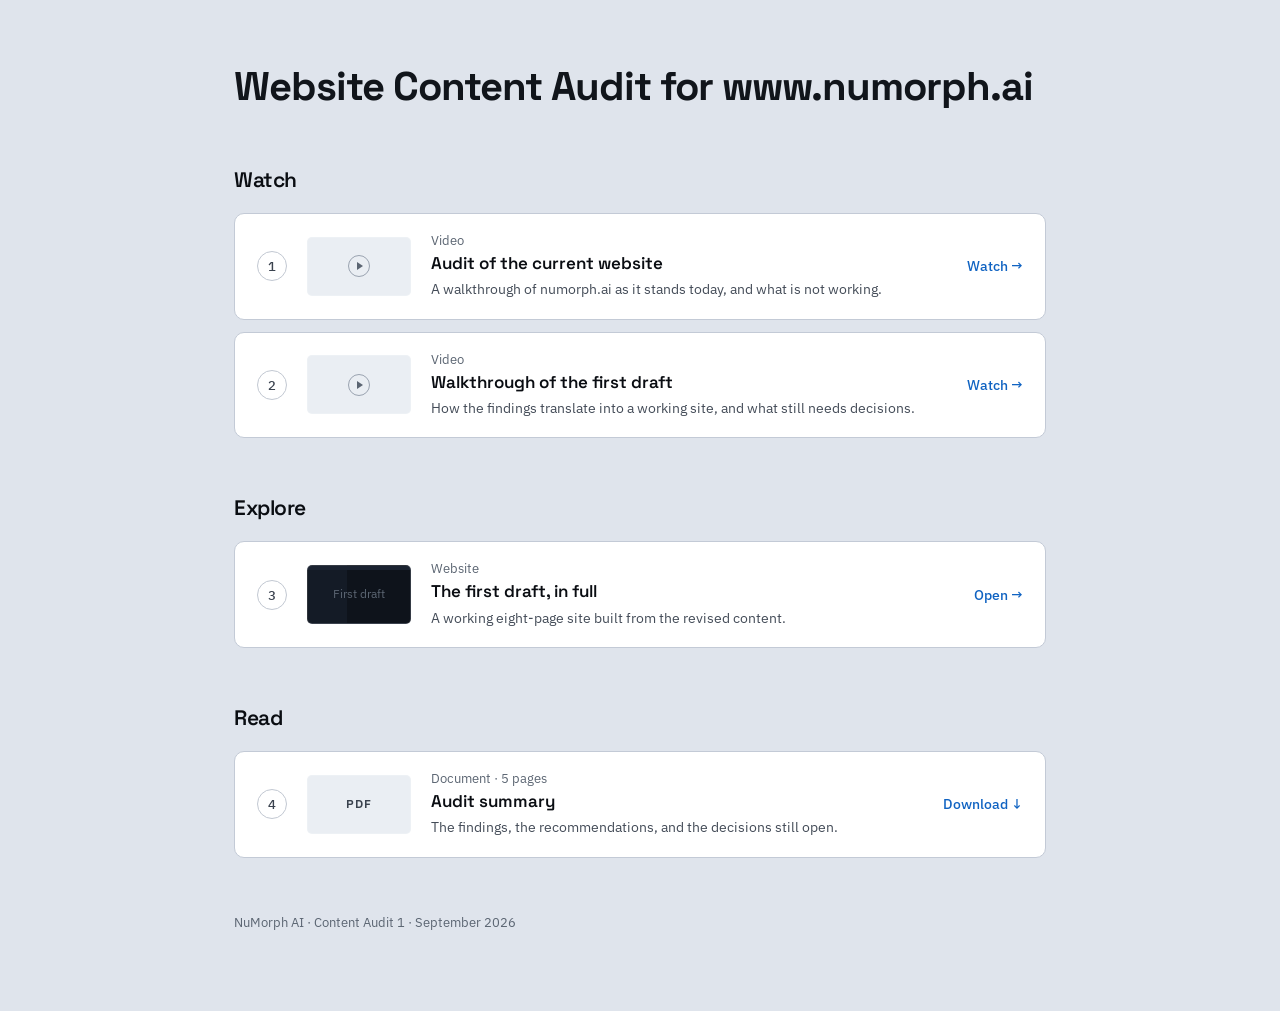
<file: index.html>
<!doctype html>
<html lang="en">
  <head>
    <meta charset="utf-8" />
    <meta name="viewport" content="width=device-width, initial-scale=1" />
    <title>Content Audit | NuMorph AI</title>
    <meta name="robots" content="noindex" />
    <link rel="preconnect" href="https://fonts.googleapis.com" />
    <link rel="preconnect" href="https://fonts.gstatic.com" crossorigin />
    <link
      href="https://fonts.googleapis.com/css2?family=Space+Grotesk:wght@400;500;600;700&family=IBM+Plex+Sans:wght@400;500;600&family=IBM+Plex+Mono:wght@400;500&display=swap"
      rel="stylesheet"
    />
    <style>
      * {
        box-sizing: border-box;
      }
      body {
        margin: 0;
        background: #dfe4ec;
        color: #11151b;
        font-family: "IBM Plex Sans", system-ui, sans-serif;
        -webkit-font-smoothing: antialiased;
      }
      a {
        color: #1063c2;
        text-decoration: none;
      }
      a:hover {
        color: #0b4a92;
      }
      .wrap {
        max-width: 860px;
        margin: 0 auto;
        padding: 0 24px;
      }

      /* --- masthead --- */
      header {
        padding: 64px 0 0;
      }
h1 {
        font-family: "Space Grotesk", sans-serif;
        font-weight: 700;
        font-size: 40px;
        line-height: 1.15;
        letter-spacing: -0.025em;
        margin: 0 0 22px;
      }
/* --- steps --- */
      .steps-head {
        color: #0a0d12;
        margin-top: 46px;
        margin: 56px 0 20px;
        font-family: "Space Grotesk", sans-serif;
        font-size: 21px;
        font-weight: 600;
        letter-spacing: -0.02em;
        color: #0a0d12;
      }
      ol.steps {
        list-style: none;
        margin: 0;
        padding: 0;
        display: flex;
        flex-direction: column;
        gap: 12px;
      }

      .step {
        display: flex;
        align-items: center;
        gap: 20px;
        padding: 18px 22px;
        border: 1px solid #c3cad6;
        border-radius: 10px;
        background: #ffffff;
      }
      .step-n {
        flex: none;
        width: 30px;
        height: 30px;
        border-radius: 50%;
        display: flex;
        align-items: center;
        justify-content: center;
        font-family: "IBM Plex Mono", monospace;
        font-size: 12.5px;
        font-weight: 500;
        color: #3a424e;
        border: 1px solid #c2c8d2;
      }
      /* small preview: deliberately compact so all 5 steps fit on screen */
      .thumb {
        flex: none;
        width: 104px;
        height: 59px;
        border-radius: 5px;
        display: flex;
        align-items: center;
        justify-content: center;
        border: 1px solid rgba(255, 255, 255, 0.14);
        background: #eaeef3;
        font-size: 12px;
        color: #5b6572;
        text-align: center;
        line-height: 1.4;
      }
      .thumb.doc{font-size:12px;letter-spacing:.06em;color:#3a424e;font-weight:600}
      .thumb.site {
        background:
          linear-gradient(#1b2331 0 4px, transparent 4px),
          linear-gradient(90deg, #141b26 0 38%, transparent 38%), #0e131b;
        color: #5b6572;
      }
      .play {
        width: 22px;
        height: 22px;
        border-radius: 50%;
        border: 1px solid #9aa3b0;
        display: flex;
        align-items: center;
        justify-content: center;
      }
      .play::after {
        content: "";
        border-left: 6px solid #5b6572;
        border-top: 4px solid transparent;
        border-bottom: 4px solid transparent;
        margin-left: 2px;
      }
      .step-body {
        flex: 1;
        min-width: 0;
      }
      .step-kind {
        font-size: 12.5px;
        color: #5b6572;
        margin-bottom: 5px;
      }
      .step-title {
        font-family: "Space Grotesk", sans-serif;
        font-weight: 600;
        font-size: 17px;
        color: #0a0d12;
        margin: 0 0 4px;
        line-height: 1.25;
      }
      .step-desc {
        font-size: 14px;
        line-height: 1.6;
        color: #444c58;
        margin: 0;
      }
      .step-act {
        flex: none;
        font-size: 13.5px;
        font-weight: 500;
      }
footer {
        padding: 56px 0 80px;
        font-size: 13px;
        color: #5b6572;
      }

      @media (max-width: 640px) {
        h1 {
          font-size: 28px;
        }
        header {
          padding-top: 44px;
        }
        .step {
          flex-wrap: wrap;
          gap: 14px;
          padding: 16px;
        }
        .thumb {
          width: 84px;
          height: 48px;
        }
        .step-body {
          flex: 1 1 100%;
          order: 3;
        }
        .step-act {
          order: 4;
          flex: 1 1 100%;
        }
      }
    </style>
  </head>
  <body>
    <div class="wrap">
      <header>
        <h1>Website Content Audit for www.numorph.ai</h1>
      </header>

      <h2 class="steps-head sec-watch">Watch</h2>
      <ol class="steps sec-watch">

        <li class="step">
          <div class="step-n">1</div>
          <a class="thumb" href="https://drive.google.com/file/d/1cGCzc5DFo9i76zfkQn5uKLgs6Pryqqf5/view?usp=sharing" target="_blank" rel="noopener" aria-label="Watch the current website audit"><div class="play"></div></a>
          <div class="step-body">
            <div class="step-kind">Video</div>
            <h3 class="step-title">Audit of the current website</h3>
            <p class="step-desc">A walkthrough of numorph.ai as it stands today, and what is not working.</p>
          </div>
          <div class="step-act"><a href="https://drive.google.com/file/d/1cGCzc5DFo9i76zfkQn5uKLgs6Pryqqf5/view?usp=sharing" target="_blank" rel="noopener">Watch &#8594;</a></div>
        </li>

        <li class="step">
          <div class="step-n">2</div>
          <a class="thumb" href="https://drive.google.com/file/d/1--B-t6ZW3kFTXKB_fKJuhfUiwxpDN6BX/view?usp=sharing" target="_blank" rel="noopener" aria-label="Watch the first draft walkthrough"><div class="play"></div></a>
          <div class="step-body">
            <div class="step-kind">Video</div>
            <h3 class="step-title">Walkthrough of the first draft</h3>
            <p class="step-desc">How the findings translate into a working site, and what still needs decisions.</p>
          </div>
          <div class="step-act"><a href="https://drive.google.com/file/d/1--B-t6ZW3kFTXKB_fKJuhfUiwxpDN6BX/view?usp=sharing" target="_blank" rel="noopener">Watch &#8594;</a></div>
        </li>

      </ol>

      <h2 class="steps-head sec-explore">Explore</h2>
      <ol class="steps sec-explore">

        <li class="step">
          <div class="step-n">3</div>
          <a class="thumb site" href="first-draft/index.html" aria-label="Open the first draft site">First draft</a>
          <div class="step-body">
            <div class="step-kind">Website</div>
            <h3 class="step-title">The first draft, in full</h3>
            <p class="step-desc">A working eight-page site built from the revised content.</p>
          </div>
          <div class="step-act"><a href="first-draft/index.html">Open &#8594;</a></div>
        </li>

      </ol>

      <h2 class="steps-head sec-read">Read</h2>
      <ol class="steps sec-read">

        <li class="step">
          <div class="step-n">4</div>
          <a class="thumb doc" href="assets/numorph-content-audit-summary.pdf" aria-label="Download the audit summary">PDF</a>
          <div class="step-body">
            <div class="step-kind">Document &middot; 5 pages</div>
            <h3 class="step-title">Audit summary</h3>
            <p class="step-desc">The findings, the recommendations, and the decisions still open.</p>
          </div>
          <div class="step-act"><a href="assets/numorph-content-audit-summary.pdf" download>Download &#8595;</a></div>
        </li>

      </ol>

      <footer>NuMorph AI · Content Audit 1 · September 2026</footer>
    </div>
  </body>
</html>
</file>
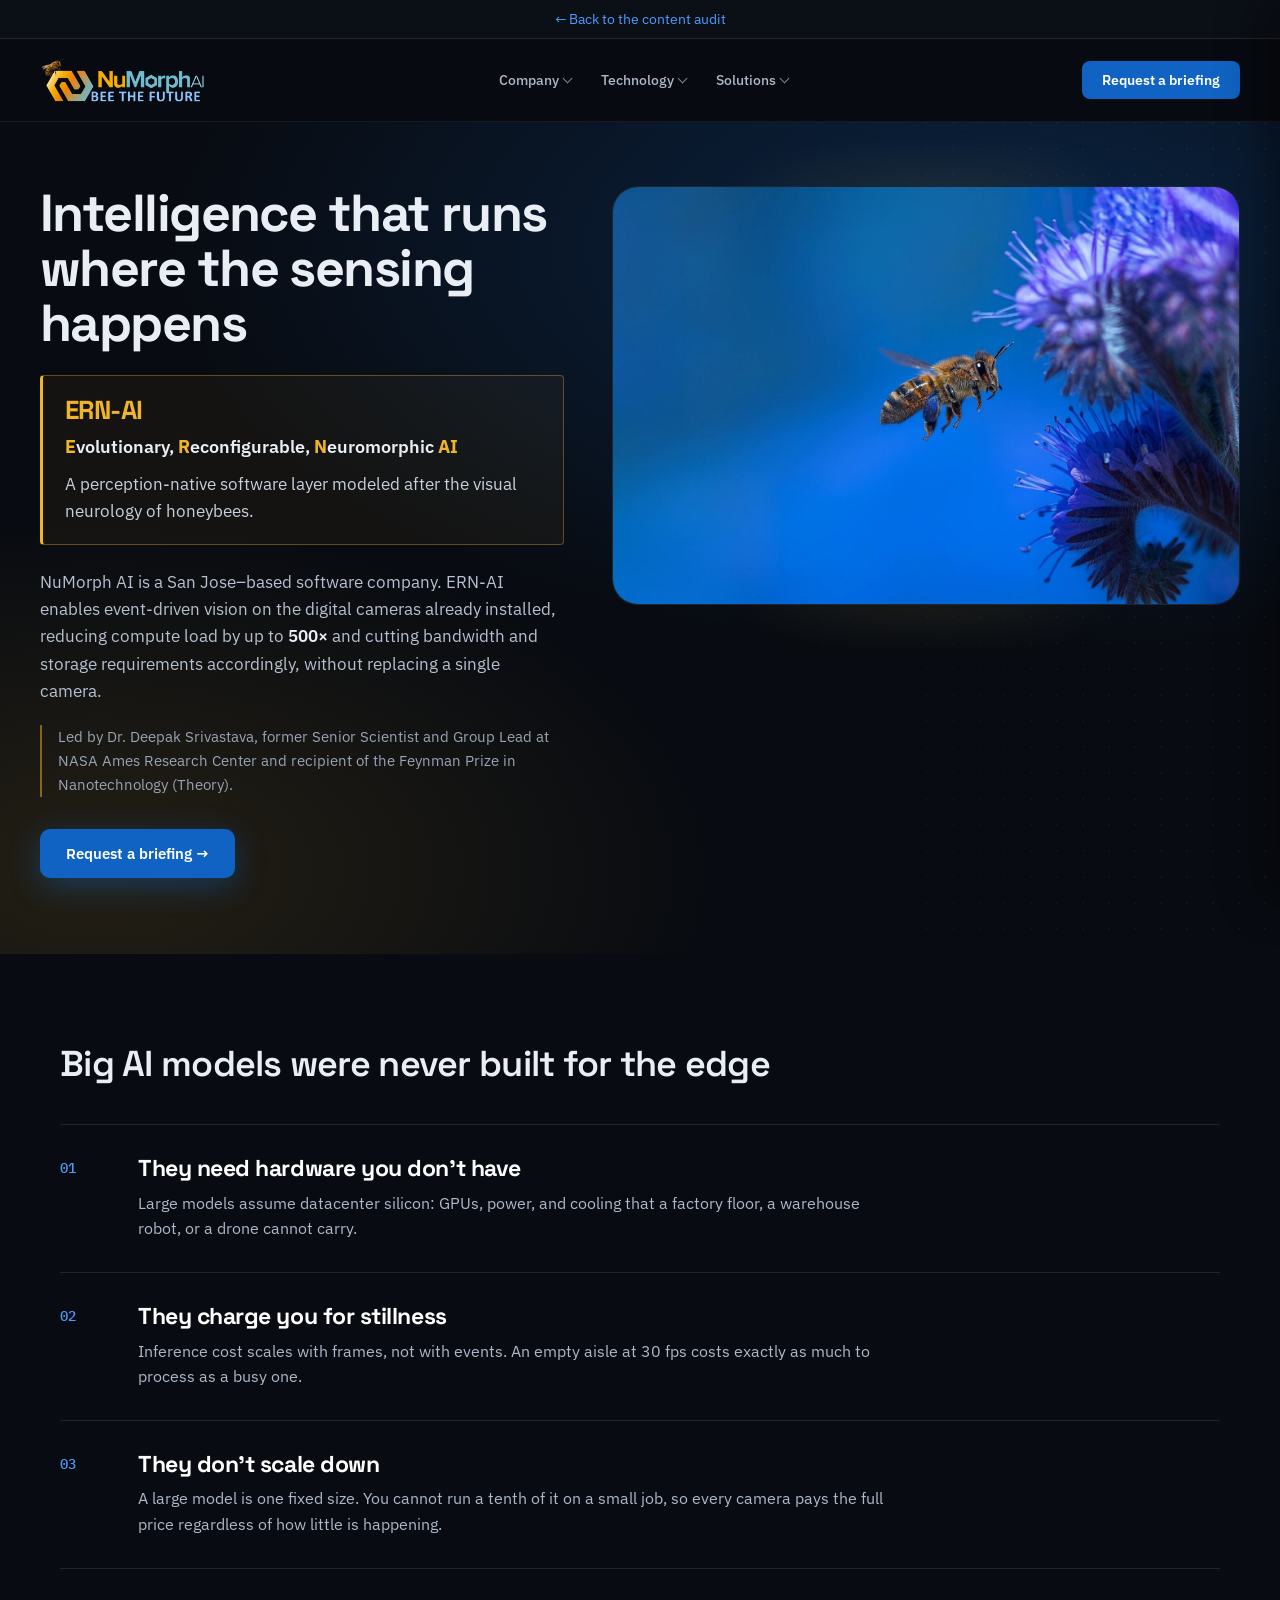
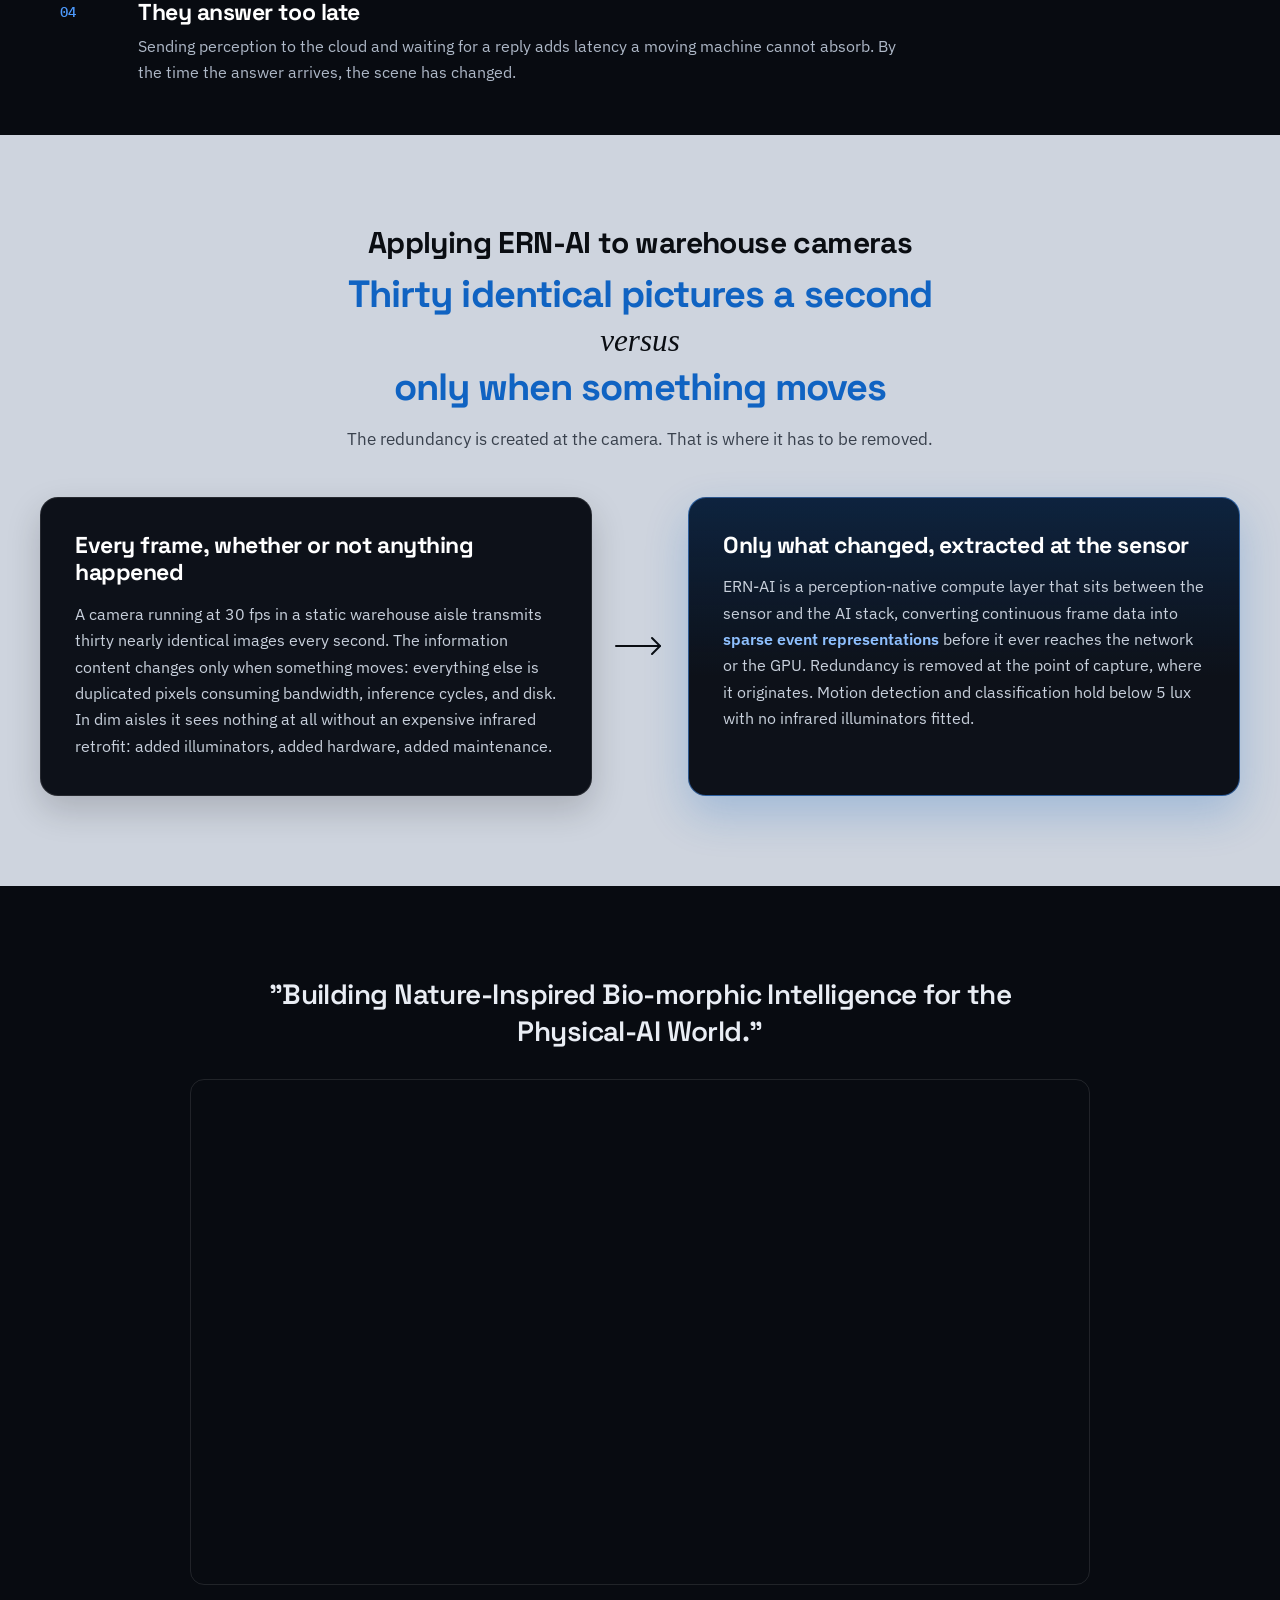
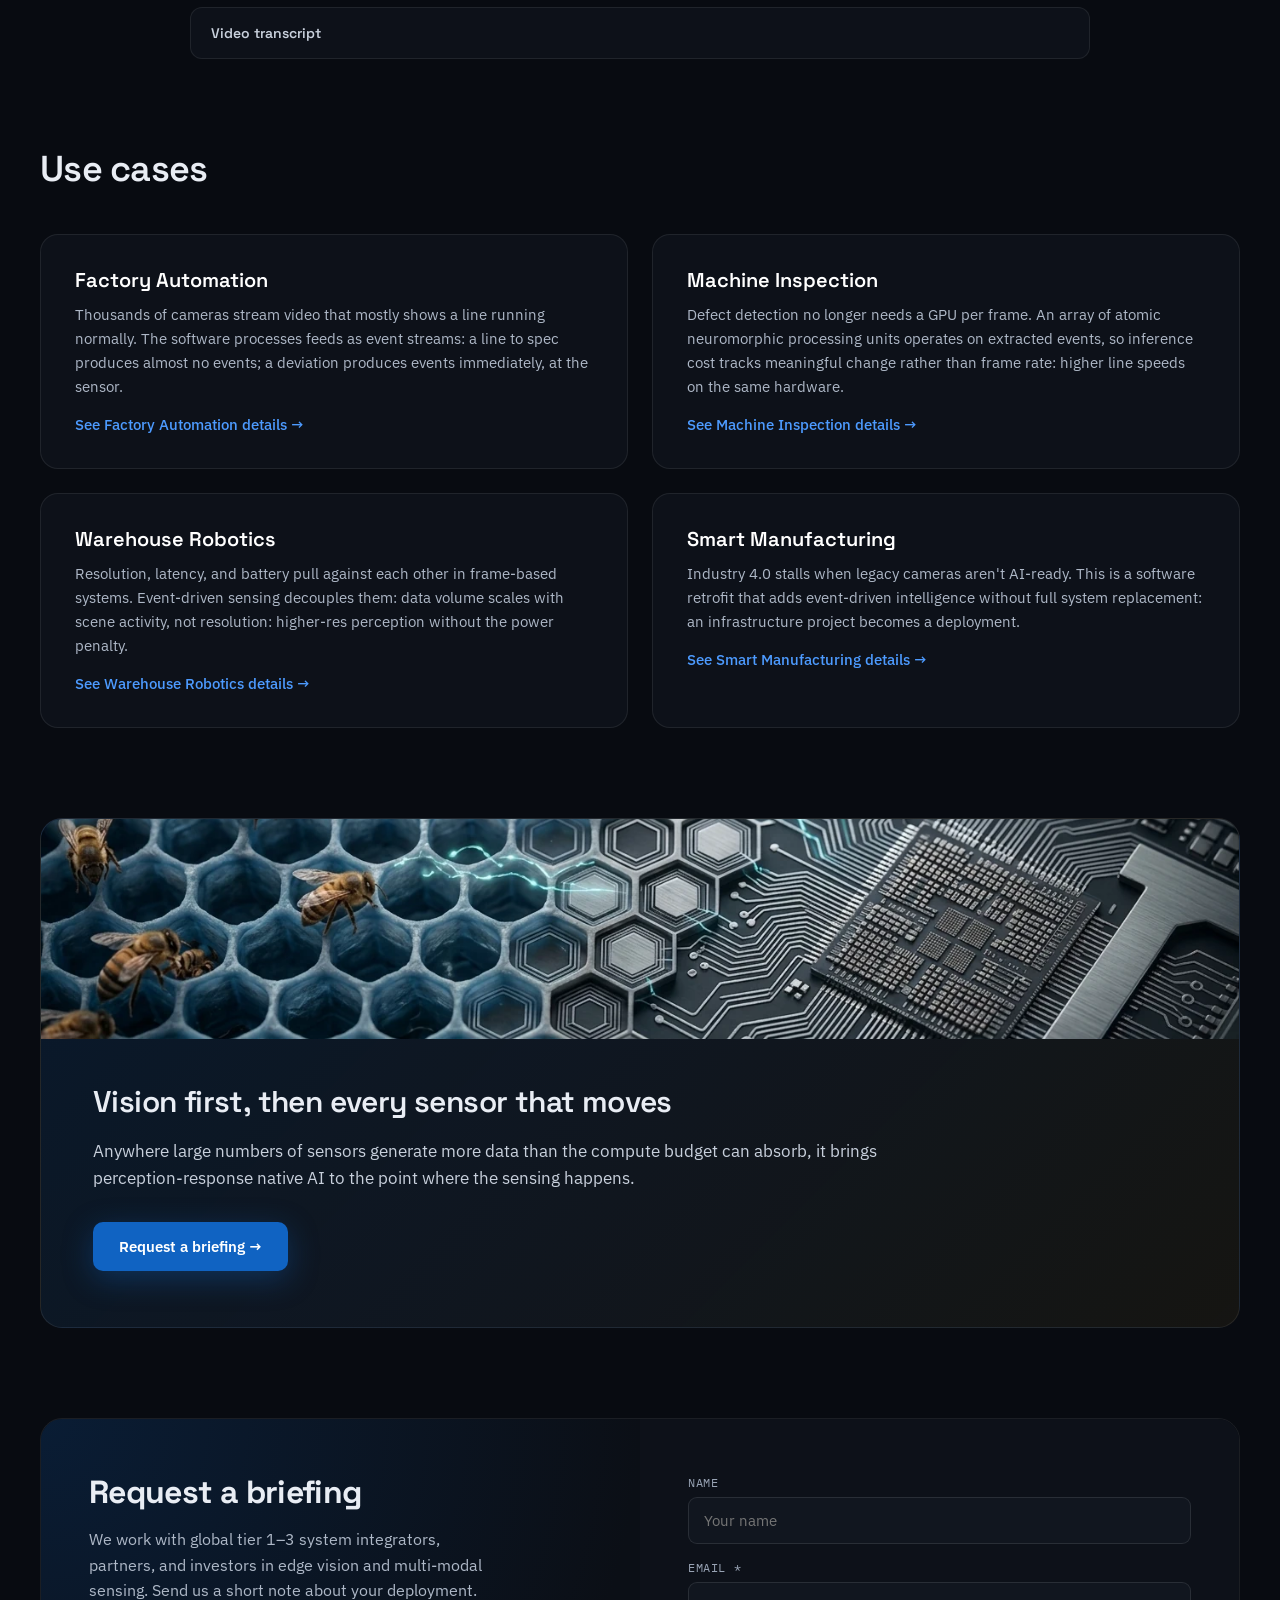
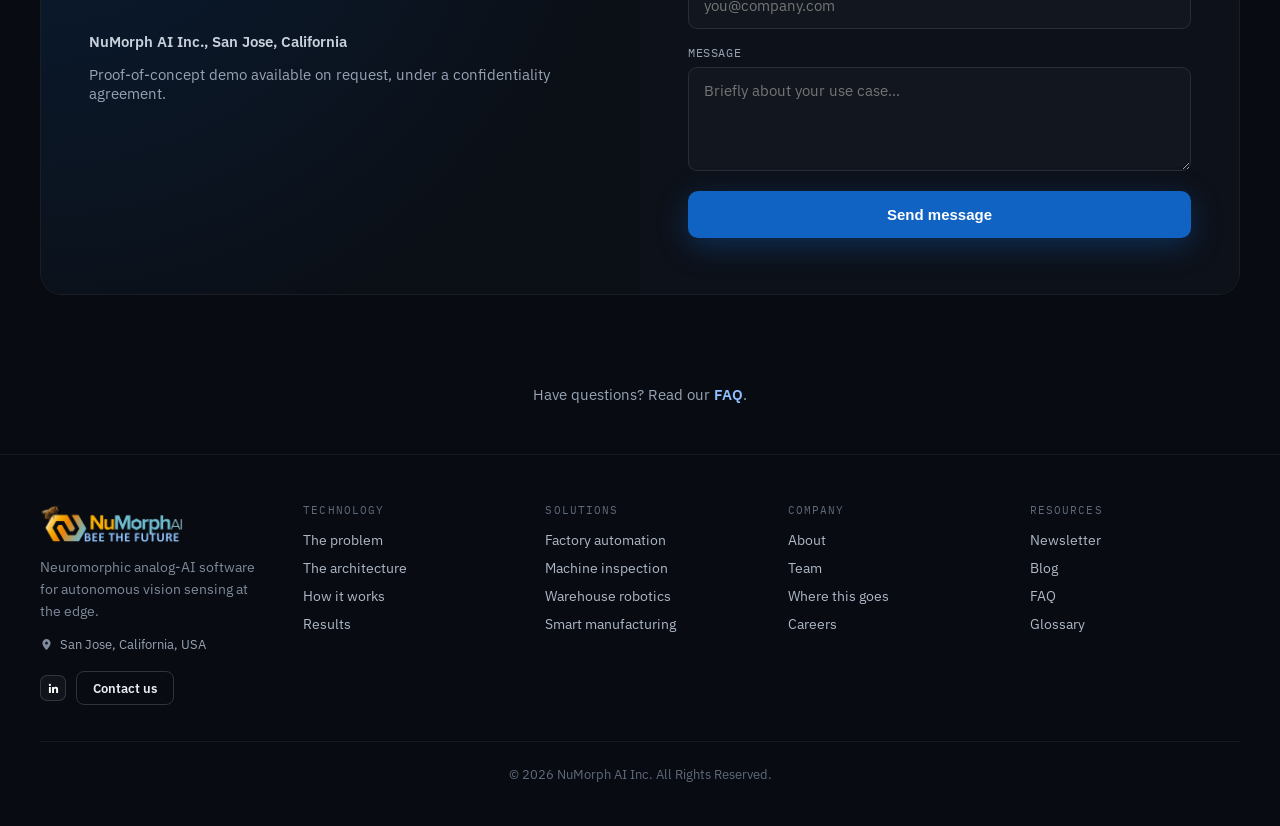
<file: first-draft/index.html>
<!DOCTYPE html>
<html lang="en">
<head>
<meta charset="utf-8">
<meta name="viewport" content="width=device-width, initial-scale=1">
<title>NuMorph AI | Neuromorphic Edge Intelligence</title>
<meta name="description" content="NuMorph AI's ERN-AI is a bio-inspired software layer that runs on existing digital CMOS cameras, cutting compute load up to 500x without replacing hardware.">
<meta name="author" content="NuMorph AI">
<link rel="canonical" href="https://numorph.ai/">
<meta property="og:type" content="website">
<meta property="og:site_name" content="NuMorph AI">
<meta property="og:title" content="NuMorph AI: Neuromorphic Software for Edge AI Cameras">
<meta property="og:description" content="NuMorph AI's ERN-AI is a bio-inspired software layer that runs on existing digital CMOS cameras, cutting compute load up to 500x without replacing hardware.">
<meta property="og:url" content="https://numorph.ai/">
<meta property="og:image" content="https://numorph.ai/assets/bio-hexagons.webp">
<meta name="twitter:card" content="summary_large_image">
<meta name="twitter:title" content="NuMorph AI: Neuromorphic Software for Edge AI Cameras">
<meta name="twitter:description" content="NuMorph AI's ERN-AI is a bio-inspired software layer that runs on existing digital CMOS cameras, cutting compute load up to 500x without replacing hardware.">
<meta name="twitter:image" content="https://numorph.ai/assets/bio-hexagons.webp">
<link rel="alternate" type="application/rss+xml" title="NuMorph AI Blog" href="feed.xml">
<link rel="preconnect" href="https://fonts.googleapis.com">
<link rel="preconnect" href="https://fonts.gstatic.com" crossorigin>
<link href="https://fonts.googleapis.com/css2?family=Space+Grotesk:wght@400;500;600;700&family=IBM+Plex+Sans:wght@400;500;600&family=IBM+Plex+Mono:wght@400;500&display=swap" rel="stylesheet">
<link rel="stylesheet" href="css/style.css">
<script type="application/ld+json">
{
  "@context": "https://schema.org",
  "@graph": [
    {
      "@type": "WebPage",
      "@id": "https://numorph.ai/#webpage",
      "url": "https://numorph.ai/",
      "name": "NuMorph AI \u2014 Neuromorphic Software for Edge AI Cameras",
      "description": "NuMorph AI's ERN-AI is a bio-inspired software layer that runs on existing digital CMOS cameras, cutting compute load up to 500x without replacing hardware.",
      "isPartOf": {
        "@id": "/#website"
      },
      "inLanguage": "en-US",
      "author": { "@type": "Organization", "name": "NuMorph AI Inc.", "url": "/" },
      "publisher": { "@type": "Organization", "name": "NuMorph AI Inc.", "url": "/" },
      "dateModified": "2026-08-11"
    },
    {
      "@type": "Organization",
      "@id": "/#organization",
      "name": "NuMorph AI Inc.",
      "url": "/",
      "logo": "assets/logo.webp",
      "description": "NuMorph AI is a San Jose–based neuromorphic software company developing ERN-AI, a bio-inspired, perception-native software layer that runs on existing digital CMOS cameras.",
      "foundingLocation": "San Jose, California, USA",
      "address": {
        "@type": "PostalAddress",
        "addressLocality": "San Jose",
        "addressRegion": "CA",
        "addressCountry": "US"
      },
      "sameAs": [
        "https://www.linkedin.com/company/numorph-ai-inc/posts/?feedView=all"
      ],
      "founder": {
        "@id": "/#deepak-srivastava"
      }
    },
    {
      "@type": "WebSite",
      "@id": "/#website",
      "url": "/",
      "name": "NuMorph AI",
      "dateModified": "2026-08-05",
      "publisher": { "@type": "Organization", "name": "NuMorph AI Inc.", "url": "/" }
    },
    {
      "@type": "VideoObject",
      "name": "Building Nature-Inspired Bio-morphic Intelligence for the Physical-AI World",
      "description": "NuMorph AI introductory video on ERN-AI, its bio-inspired neuromorphic software layer for event-driven vision at the edge.",
      "thumbnailUrl": "assets/cloud-city.webp",
      "embedUrl": "https://player.vimeo.com/video/1115363262?h=ddac14592a",
      "uploadDate": "2025-10-04",
      "transcript": "Welcome to NuMorph AI. Building bottom-up neuromorphic AI for vision sensing. Inspired by the vision and intelligence of honeybees for robots and drones at the edge. Low power analog AI modules for scalable ERN-AI. Evolutionary reconfigurable neuromorphic ERN-AI software. Neuromorphic vision for event-driven cameras for smart city safety cameras, aviation drones, medical vision systems, agriculture, industrial automation and in space. Honeybee-inspired AI vision systems. Modular ERN-AI neuromorphic edge sensing arrays module. NuMorph AI. Bee the Future. We are here.",
      "author": { "@type": "Organization", "name": "NuMorph AI Inc.", "url": "/" },
      "publisher": { "@type": "Organization", "name": "NuMorph AI Inc.", "url": "/" }
    },
    {
      "@type": "SoftwareApplication",
      "@id": "/#ern-ai",
      "name": "ERN-AI",
      "applicationCategory": "Neuromorphic edge-vision software",
      "operatingSystem": "Runs on existing digital CMOS camera hardware",
      "description": "ERN-AI is a bio-inspired software layer that converts conventional camera output into event-driven data at the edge, cutting vision compute load by up to 500x without replacing existing camera hardware.",
      "creator": { "@id": "/#organization" },
      "publisher": { "@id": "/#organization" }
    },
    {
      "@type": "Person",
      "@id": "/#deepak-srivastava",
      "name": "Dr. Deepak Srivastava",
      "jobTitle": "Founder, CEO & Chief Technologist",
      "worksFor": { "@id": "/#organization" },
      "sameAs": ["https://www.linkedin.com/in/deepak-s-0767a16/"]
    }
  ]
}
</script>
<link rel="alternate" type="application/json" href="/ai/service.json">
<link rel="alternate" type="application/json" href="/ai/summary.json">
<link rel="alternate" type="application/json" href="/ai/faq.json">
<script type="application/ld+json">
{
  "@context": "https://schema.org",
  "@type": "FAQPage",
  "mainEntity": [
    {
      "@type": "Question",
      "name": "What is NuMorph AI?",
      "acceptedAnswer": { "@type": "Answer", "text": "NuMorph AI is a San Jose–based neuromorphic software company. It develops ERN-AI, a bio-inspired software layer that converts conventional camera output into event-driven data at the edge, reducing vision compute load by up to 500× without replacing existing camera hardware." }
    },
    {
      "@type": "Question",
      "name": "Do I need to replace my cameras to use ERN-AI?",
      "acceptedAnswer": { "@type": "Answer", "text": "No. ERN-AI is a software layer that runs on the digital CMOS camera infrastructure already installed. There is no requirement for new sensors, new silicon, or changes to the existing hardware stack." }
    },
    {
      "@type": "Question",
      "name": "How much compute reduction does ERN-AI deliver?",
      "acceptedAnswer": { "@type": "Answer", "text": "In proof-of-concept testing with a 10×10 ALB array configuration, ERN-AI demonstrated approximately 500× compute load reduction relative to frame-based processing of the same video input." }
    },
    {
      "@type": "Question",
      "name": "Is ERN-AI patented?",
      "acceptedAnswer": { "@type": "Answer", "text": "ERN-AI is patent pending. Proof-of-concept demonstrations have been completed and are available for review." }
    },
    {
      "@type": "Question",
      "name": "Who founded NuMorph AI?",
      "acceptedAnswer": { "@type": "Answer", "text": "NuMorph AI was founded by Dr. Deepak Srivastava, who holds a PhD in Quantum Physics and previously served as Senior Scientist and Group Lead at NASA Ames Research Center, where he won the Feynman Prize in Nanotechnology (Theory)." }
    }
  ]
}
</script>
</head>
<body>
<div style="background:#0b0f16;border-bottom:1px solid rgba(255,255,255,.1);padding:10px 24px;font-family:'IBM Plex Sans',system-ui,sans-serif;font-size:13.5px;text-align:center;color:#7f8a9b"><a href="../index.html" style="color:#4d9bff;text-decoration:none"><span aria-hidden="true">&#8592;</span> Back to the content audit</a></div>
<div style="max-width:100%;overflow-x:hidden">
<div id="nm-progress"></div>
<nav id="nm-nav">
  <a href="index.html" style="display:flex;align-items:center">
    <img src="assets/logo.webp?v=7" alt="NuMorph AI, Bee the Future" style="height:46px;width:auto;display:block">
  </a>
  <div class="nm-nav-inline">
<div class="nm-dropdown">
      <a href="company.html">Company</a>
      <div class="nm-dropdown-menu">
        <a href="company.html#about">About</a>
        <a href="company.html#team">Team</a>
        <a href="company.html#roadmap">Where this goes</a>
      </div>
    </div>
    <div class="nm-dropdown">
      <a href="technology.html">Technology</a>
      <div class="nm-dropdown-menu">
        <a href="technology.html#the-problem">The problem</a>
        <a href="technology.html#ern-ai">The architecture</a>
        <a href="technology.html#how-it-works">How it works</a>
        <a href="technology.html#poc-results">Results</a>
      </div>
    </div>
    <div class="nm-dropdown">
      <a href="solutions.html">Solutions</a>
      <div class="nm-dropdown-menu">
        <a href="solutions.html#factory-automation">Factory automation</a>
        <a href="solutions.html#machine-inspection">Machine inspection</a>
        <a href="solutions.html#warehouse-robotics">Warehouse robotics</a>
        <a href="solutions.html#smart-manufacturing">Smart manufacturing</a>
      </div>
    </div>
  </div>
  <div style="display:flex;align-items:center;gap:14px">
    <a href="index.html#contact" class="nm-cta">Request a briefing</a>
    <button class="nm-nav-toggle" type="button" aria-label="Open full menu" aria-expanded="false"><span></span><span></span><span></span></button>
  </div>
  <div class="nm-nav-links">
    <a href="company.html">Company</a>
    <a href="company.html#about">About</a>
    <a href="company.html#team">Team</a>
    <a href="company.html#roadmap">Where this goes</a>
    <a href="technology.html">Technology</a>
    <a href="technology.html#the-problem" class="nm-fm-sub">The problem</a>
    <a href="technology.html#ern-ai" class="nm-fm-sub">The architecture</a>
    <a href="technology.html#how-it-works" class="nm-fm-sub">How it works</a>
    <a href="technology.html#poc-results" class="nm-fm-sub">Results</a>
    <a href="solutions.html">Solutions</a>
    <a href="solutions.html#factory-automation" class="nm-fm-sub">Factory automation</a>
    <a href="solutions.html#machine-inspection" class="nm-fm-sub">Machine inspection</a>
    <a href="solutions.html#warehouse-robotics" class="nm-fm-sub">Warehouse robotics</a>
    <a href="solutions.html#smart-manufacturing" class="nm-fm-sub">Smart manufacturing</a>
    <a href="blog.html#newsletter">Newsletter</a>
    <a href="blog.html">Blog</a>
    <a href="faq.html">FAQ</a>
    <a href="glossary.html">Glossary</a>
    <a href="careers.html">Careers</a>
    <a href="index.html#contact" class="nm-cta">Request a briefing</a>
  </div>
</nav>

<!-- HERO -->
<header style="position:relative;padding:64px 40px 76px;overflow:hidden">
  <div style="position:absolute;inset:0;background:radial-gradient(120% 90% at 78% 15%,rgba(16,99,194,.28),transparent 55%),radial-gradient(80% 70% at 8% 90%,rgba(240,180,41,.12),transparent 60%);pointer-events:none"></div>
  <div style="position:absolute;top:0;right:0;width:52%;height:100%;opacity:.5;background-image:radial-gradient(circle at 1px 1px,rgba(255,255,255,.09) 1px,transparent 0);background-size:26px 26px;pointer-events:none;mask-image:linear-gradient(to left,#000,transparent)"></div>
  <div style="position:relative;display:grid;grid-template-columns:1fr 1.2fr;gap:48px;align-items:start;max-width:1240px;margin:0 auto">
    <div>
      <h1 style="font-family:'Space Grotesk',sans-serif;font-weight:700;font-size:52px;line-height:1.06;letter-spacing:-.03em;margin:0 0 24px">
        Intelligence that runs where the sensing happens
      </h1>
      <div style="margin:0 0 24px;padding:20px 22px;border:1px solid rgba(240,180,41,.35);border-left:3px solid #f0b429;border-radius:4px;background:rgba(240,180,41,.05);max-width:560px">
        <div style="font-family:'Space Grotesk',sans-serif;font-weight:700;font-size:26px;letter-spacing:-.02em;color:#f0b429;line-height:1.1">ERN-AI</div>
        <div style="font-size:17.5px;line-height:1.45;color:#e9edf4;margin-top:9px;font-weight:600"><span style="color:#f0b429;font-weight:700">E</span>volutionary, <span style="color:#f0b429;font-weight:700">R</span>econfigurable, <span style="color:#f0b429;font-weight:700">N</span>euromorphic <span style="color:#f0b429;font-weight:700">AI</span></div>
        <div style="font-size:17px;line-height:1.55;color:#c8d0dc;margin-top:12px">A perception-native software layer modeled after the visual neurology of honeybees.</div>
      </div>
      <p style="font-size:17px;line-height:1.6;color:#b6c0d0;max-width:560px;margin:0 0 20px">
        NuMorph AI is a San Jose–based software company. ERN-AI enables event-driven vision on the digital cameras already installed, reducing compute load by up to <strong style="color:#e9edf4;font-weight:600">500×</strong> and cutting bandwidth and storage requirements accordingly, without replacing a single camera.
      </p>
      <p style="font-size:15px;line-height:1.6;color:#98a3b4;max-width:560px;margin:0 0 32px;border-left:2px solid rgba(240,180,41,.5);padding-left:16px">
        Led by Dr. Deepak Srivastava, former Senior Scientist and Group Lead at NASA Ames Research Center and recipient of the Feynman Prize in Nanotechnology (Theory).
      </p>
      <div style="display:flex;gap:14px;flex-wrap:wrap">
        <a href="#contact" style="display:inline-flex;align-items:center;gap:9px;padding:15px 26px;background:#1063C2;color:#fff;font-weight:600;font-size:15px;border-radius:10px;box-shadow:0 8px 30px rgba(16,99,194,.4)">Request a briefing →</a>
      </div>
    </div>
    <div style="position:relative;animation:floaty 7s ease-in-out infinite">
      <div style="position:absolute;inset:-8% -6%;background:radial-gradient(circle,rgba(240,180,41,.22),transparent 68%);filter:blur(14px)"></div>
      <div style="position:relative;aspect-ratio:3/2;border-radius:26px;overflow:hidden;border:1px solid rgba(255,255,255,.08);background:#0d1119">
        <img src="assets/main-bee-1.png" alt="Honeybee, bio-inspired neuromorphic vision" style="width:100%;height:100%;object-fit:cover;display:block">
      </div>
    </div>
  </div>
</header>

<!-- STATS -->


<!-- WHY NUMORPH -->
<section id="why" style="padding:90px 40px 20px;max-width:1240px;margin:0 auto">
  <h2 style="font-family:'Space Grotesk',sans-serif;font-weight:600;font-size:36px;letter-spacing:-.02em;margin:0 0 14px;max-width:820px;line-height:1.12">Big AI models were never built for the edge</h2>
  <div style="margin-top:40px;border-top:1px solid rgba(255,255,255,.1)">
    <div style="display:grid;grid-template-columns:52px 1fr;gap:26px;align-items:start;padding:30px 0;border-bottom:1px solid rgba(255,255,255,.1)">
      <div style="font-family:'IBM Plex Mono',monospace;font-size:14px;font-weight:500;color:#4d9bff;padding-top:4px">01</div>
      <div>
        <h3 style="font-family:'Space Grotesk',sans-serif;font-weight:700;font-size:23px;letter-spacing:-.02em;margin:0 0 8px;color:#fff;line-height:1.2">They need hardware you don't have</h3>
        <p style="font-size:16px;line-height:1.6;color:#aeb8c7;margin:0;max-width:760px">Large models assume datacenter silicon: GPUs, power, and cooling that a factory floor, a warehouse robot, or a drone cannot carry.</p>
      </div>
    </div>
    <div style="display:grid;grid-template-columns:52px 1fr;gap:26px;align-items:start;padding:30px 0;border-bottom:1px solid rgba(255,255,255,.1)">
      <div style="font-family:'IBM Plex Mono',monospace;font-size:14px;font-weight:500;color:#4d9bff;padding-top:4px">02</div>
      <div>
        <h3 style="font-family:'Space Grotesk',sans-serif;font-weight:700;font-size:23px;letter-spacing:-.02em;margin:0 0 8px;color:#fff;line-height:1.2">They charge you for stillness</h3>
        <p style="font-size:16px;line-height:1.6;color:#aeb8c7;margin:0;max-width:760px">Inference cost scales with frames, not with events. An empty aisle at 30 fps costs exactly as much to process as a busy one.</p>
      </div>
    </div>
    <div style="display:grid;grid-template-columns:52px 1fr;gap:26px;align-items:start;padding:30px 0;border-bottom:1px solid rgba(255,255,255,.1)">
      <div style="font-family:'IBM Plex Mono',monospace;font-size:14px;font-weight:500;color:#4d9bff;padding-top:4px">03</div>
      <div>
        <h3 style="font-family:'Space Grotesk',sans-serif;font-weight:700;font-size:23px;letter-spacing:-.02em;margin:0 0 8px;color:#fff;line-height:1.2">They don't scale down</h3>
        <p style="font-size:16px;line-height:1.6;color:#aeb8c7;margin:0;max-width:760px">A large model is one fixed size. You cannot run a tenth of it on a small job, so every camera pays the full price regardless of how little is happening.</p>
      </div>
    </div>
    <div style="display:grid;grid-template-columns:52px 1fr;gap:26px;align-items:start;padding:30px 0;border-bottom:1px solid rgba(255,255,255,.1);border-bottom:0">
      <div style="font-family:'IBM Plex Mono',monospace;font-size:14px;font-weight:500;color:#4d9bff;padding-top:4px">04</div>
      <div>
        <h3 style="font-family:'Space Grotesk',sans-serif;font-weight:700;font-size:23px;letter-spacing:-.02em;margin:0 0 8px;color:#fff;line-height:1.2">They answer too late</h3>
        <p style="font-size:16px;line-height:1.6;color:#aeb8c7;margin:0;max-width:760px">Sending perception to the cloud and waiting for a reply adds latency a moving machine cannot absorb. By the time the answer arrives, the scene has changed.</p>
      </div>
    </div>
  </div></section>

<!-- TECHNOLOGY TEASER (The Problem) -->
<section id="technology" style="background:#ced4de;padding:90px 40px;margin:0 0 90px">
  <div style="max-width:1240px;margin:0 auto">
    <h2 style="font-family:'Space Grotesk',sans-serif;font-weight:700;font-size:30px;letter-spacing:-.02em;margin:0 auto 10px;max-width:900px;line-height:1.2;color:#0a0d12;text-align:center">Applying ERN-AI to warehouse cameras</h2>
    <h3 style="font-family:'Space Grotesk',sans-serif;font-weight:700;font-size:38px;letter-spacing:-.025em;margin:0 auto 14px;max-width:900px;line-height:1.25;color:#0a0d12;text-align:center"><span style="display:block;color:#1063c2">Thirty identical pictures a second</span><em style="display:block;font-family:Iowan Old Style,Palatino,Georgia,serif;font-style:italic;font-weight:400;color:#0a0d12;letter-spacing:0;font-size:.82em;margin:.1em 0">versus</em><span style="display:block;color:#1063c2">only when something moves</span></h3>
    <p style="font-size:17px;line-height:1.6;color:#39414d;margin:0 auto 44px;max-width:640px;text-align:center">The redundancy is created at the camera. That is where it has to be removed.</p>

    <div style="display:grid;grid-template-columns:1fr auto 1fr;gap:22px;align-items:center">

      <div style="padding:34px 34px 36px;border:1px solid rgba(255,255,255,.1);border-radius:18px;background:#0d1119;height:100%;box-shadow:0 14px 34px rgba(10,13,18,.18)">
        <h4 style="font-family:'Space Grotesk',sans-serif;font-weight:700;font-size:23px;letter-spacing:-.02em;color:#ffffff;margin:0 0 14px;line-height:1.2">Every frame, whether or not anything happened</h4>
        <p style="font-size:16px;line-height:1.65;color:#c8d0dc;margin:0">A camera running at 30 fps in a static warehouse aisle transmits thirty nearly identical images every second. The information content changes only when something moves: everything else is duplicated pixels consuming bandwidth, inference cycles, and disk. In dim aisles it sees nothing at all without an expensive infrared retrofit: added illuminators, added hardware, added maintenance.</p>
      </div>

      <div aria-hidden="true" style="display:flex;align-items:center;justify-content:center;width:52px;color:#0a0d12">
        <svg viewBox="0 0 52 24" width="52" height="24" fill="none" stroke="currentColor" stroke-width="2" stroke-linecap="round" stroke-linejoin="round"><path d="M2 12h44"/><path d="M38 4l8 8-8 8"/></svg>
      </div>

      <div style="padding:34px 34px 36px;border:1px solid rgba(77,155,255,.5);border-radius:18px;background:linear-gradient(180deg,rgba(16,99,194,.22),transparent 60%),#0d1119;height:100%;box-shadow:0 18px 44px rgba(16,99,194,.24)">
        <h4 style="font-family:'Space Grotesk',sans-serif;font-weight:700;font-size:23px;letter-spacing:-.02em;color:#ffffff;margin:0 0 14px;line-height:1.2">Only what changed, extracted at the sensor</h4>
        <p style="font-size:16px;line-height:1.65;color:#c8d0dc;margin:0">ERN-AI is a perception-native compute layer that sits between the sensor and the AI stack, converting continuous frame data into <strong style="color:#8fc0ff;font-weight:600">sparse event representations</strong> before it ever reaches the network or the GPU. Redundancy is removed at the point of capture, where it originates. Motion detection and classification hold below 5 lux with no infrared illuminators fitted.</p>
      </div>

    </div>
  </div>
</section>

<!-- VIDEO -->
<section style="padding:0 40px 90px">
  <div style="max-width:1240px;margin:0 auto;text-align:center">
    <h2 style="font-family:'Space Grotesk',sans-serif;font-weight:600;font-size:28px;letter-spacing:-.02em;margin:0 auto 30px;max-width:820px;line-height:1.3">"Building Nature-Inspired Bio-morphic Intelligence for the Physical-AI World."</h2>
    <div style="max-width:900px;margin:0 auto;aspect-ratio:16/9;border-radius:14px;overflow:hidden;border:1px solid rgba(255,255,255,.1)">
      <iframe src="https://player.vimeo.com/video/1115363262?h=ddac14592a&badge=0&byline=0&portrait=0&title=0" style="width:100%;height:100%;border:0" allow="autoplay; fullscreen; picture-in-picture" allowfullscreen title="NuMorph AI introductory video"></iframe>
    </div>
    <details style="max-width:900px;margin:22px auto 0;text-align:left;border:1px solid rgba(255,255,255,.08);border-radius:12px;padding:16px 20px;background:#0d1119">
      <summary style="cursor:pointer;font-family:'Space Grotesk',sans-serif;font-weight:600;font-size:14px;color:#c8d0dc">Video transcript</summary>
      <p style="font-size:14px;line-height:1.7;color:#98a3b4;margin:14px 0 0">Welcome to NuMorph AI. Building bottom-up neuromorphic AI for vision sensing. Inspired by the vision and intelligence of honeybees for robots and drones at the edge. Low power analog AI modules for scalable ERN-AI. Evolutionary reconfigurable neuromorphic ERN-AI software. Neuromorphic vision for event-driven cameras for smart city safety cameras, aviation drones, medical vision systems, agriculture, industrial automation and in space. Honeybee-inspired AI vision systems. Modular ERN-AI neuromorphic edge sensing arrays module. NuMorph AI. Bee the Future. We are here.</p>
    </details>
  </div>
</section>

<!-- SOLUTIONS -->
<section id="solutions" style="padding:0 40px 90px">
  <div style="max-width:1240px;margin:0 auto">
    <h2 style="font-family:'Space Grotesk',sans-serif;font-weight:600;font-size:36px;letter-spacing:-.02em;margin:0 0 44px;max-width:720px;line-height:1.12">Use cases</h2>
    <div style="display:grid;grid-template-columns:repeat(2,1fr);gap:24px">
      <div class="nm-card" style="padding:32px 34px 34px;border:1px solid rgba(255,255,255,.08);border-radius:18px;background:#0d1119">
        <h3 style="font-family:'Space Grotesk',sans-serif;font-weight:600;font-size:20px;margin:0 0 10px;color:#fff">Factory Automation</h3>
        <p style="font-size:15px;line-height:1.6;color:#aeb8c7;margin:0">Thousands of cameras stream video that mostly shows a line running normally. The software processes feeds as event streams: a line to spec produces almost no events; a deviation produces events immediately, at the sensor.</p>
        <a href="solutions.html#factory-automation" style="display:inline-block;margin-top:16px;color:#4d9bff;font-size:14.5px;font-weight:500">See Factory Automation details <span aria-hidden="true">&#8594;</span></a>
      </div>
      <div class="nm-card" style="padding:32px 34px 34px;border:1px solid rgba(255,255,255,.08);border-radius:18px;background:#0d1119">
        <h3 style="font-family:'Space Grotesk',sans-serif;font-weight:600;font-size:20px;margin:0 0 10px;color:#fff">Machine Inspection</h3>
        <p style="font-size:15px;line-height:1.6;color:#aeb8c7;margin:0">Defect detection no longer needs a GPU per frame. An array of atomic neuromorphic processing units operates on extracted events, so inference cost tracks meaningful change rather than frame rate: higher line speeds on the same hardware.</p>
        <a href="solutions.html#machine-inspection" style="display:inline-block;margin-top:16px;color:#4d9bff;font-size:14.5px;font-weight:500">See Machine Inspection details <span aria-hidden="true">&#8594;</span></a>
      </div>
      <div class="nm-card" style="padding:32px 34px 34px;border:1px solid rgba(255,255,255,.08);border-radius:18px;background:#0d1119">
        <h3 style="font-family:'Space Grotesk',sans-serif;font-weight:600;font-size:20px;margin:0 0 10px;color:#fff">Warehouse Robotics</h3>
        <p style="font-size:15px;line-height:1.6;color:#aeb8c7;margin:0">Resolution, latency, and battery pull against each other in frame-based systems. Event-driven sensing decouples them: data volume scales with scene activity, not resolution: higher-res perception without the power penalty.</p>
        <a href="solutions.html#warehouse-robotics" style="display:inline-block;margin-top:16px;color:#4d9bff;font-size:14.5px;font-weight:500">See Warehouse Robotics details <span aria-hidden="true">&#8594;</span></a>
      </div>
      <div class="nm-card" style="padding:32px 34px 34px;border:1px solid rgba(255,255,255,.08);border-radius:18px;background:#0d1119">
        <h3 style="font-family:'Space Grotesk',sans-serif;font-weight:600;font-size:20px;margin:0 0 10px;color:#fff">Smart Manufacturing</h3>
        <p style="font-size:15px;line-height:1.6;color:#aeb8c7;margin:0">Industry 4.0 stalls when legacy cameras aren't AI-ready. This is a software retrofit that adds event-driven intelligence without full system replacement: an infrastructure project becomes a deployment.</p>
        <a href="solutions.html#smart-manufacturing" style="display:inline-block;margin-top:16px;color:#4d9bff;font-size:14.5px;font-weight:500">See Smart Manufacturing details <span aria-hidden="true">&#8594;</span></a>
      </div>
    </div>
  </div>
</section>

<!-- PHYSICAL AI -->
<section id="physical-ai" style="padding:0 40px 90px">
  <div style="max-width:1240px;margin:0 auto;border:1px solid rgba(255,255,255,.08);border-radius:22px;overflow:hidden;background:linear-gradient(135deg,rgba(16,99,194,.16),rgba(240,180,41,.06))">
    <div style="height:220px;overflow:hidden"><img src="assets/bees-honeycomb-circuit.webp?v=7" alt="Honeybees on a honeycomb transitioning into a circuit board: the biological basis for NuMorph's ERN-AI neuromorphic software" style="width:100%;height:100%;object-fit:cover;object-position:center;display:block" loading="lazy"></div>
    <div style="padding:44px 52px 56px">
    <h2 style="font-family:'Space Grotesk',sans-serif;font-weight:600;font-size:30px;letter-spacing:-.02em;margin:0 0 18px;max-width:900px;line-height:1.25">Vision first, then every sensor that moves</h2>
    <p style="font-size:17px;line-height:1.6;color:#c8d0dc;margin:0 0 30px;max-width:820px">Anywhere large numbers of sensors generate more data than the compute budget can absorb, it brings perception-response native AI to the point where the sensing happens.</p>
    <a href="#contact" style="display:inline-flex;align-items:center;gap:9px;padding:15px 26px;background:#1063C2;color:#fff;font-weight:600;font-size:15px;border-radius:10px;box-shadow:0 8px 30px rgba(16,99,194,.35)">Request a briefing →</a>
    </div>
  </div>
</section>

<!-- CONTACT / CTA -->
<section id="contact" style="padding:0 40px 90px">
  <div style="max-width:1240px;margin:0 auto;display:grid;grid-template-columns:1fr 1fr;gap:0;border:1px solid rgba(255,255,255,.08);border-radius:22px;overflow:hidden">
    <div style="padding:56px 48px;background:radial-gradient(100% 120% at 0 0,rgba(16,99,194,.2),#0b0f16)">
      <h2 style="font-family:'Space Grotesk',sans-serif;font-weight:700;font-size:32px;letter-spacing:-.02em;margin:0 0 16px;line-height:1.12">Request a briefing</h2>
      <p style="font-size:16px;line-height:1.6;color:#aeb8c7;margin:0 0 28px;max-width:420px">We work with global tier 1–3 system integrators, partners, and investors in edge vision and multi-modal sensing. Send us a short note about your deployment.</p>
      <div style="display:flex;flex-direction:column;gap:14px;font-size:15px;color:#c8d0dc">
        <div style="font-weight:600">NuMorph AI Inc., San Jose, California</div>
        <div style="color:#98a3b4">Proof-of-concept demo available on request, under a confidentiality agreement.</div>
      </div>
    </div>
    <div style="padding:56px 48px;background:#0d1119">
      <form method="post" action="contact.php" style="display:flex;flex-direction:column;gap:16px">
        <div>
          <label style="display:block;font-size:12px;font-family:'IBM Plex Mono',monospace;color:#98a3b4;margin-bottom:7px;letter-spacing:.05em">NAME</label>
          <input type="text" name="name" placeholder="Your name" class="nm-field" style="width:100%;padding:13px 15px;background:#11161f;border:1px solid rgba(255,255,255,.1);border-radius:9px;color:#e9edf4;font-size:15px;font-family:inherit">
        </div>
        <div>
          <label style="display:block;font-size:12px;font-family:'IBM Plex Mono',monospace;color:#98a3b4;margin-bottom:7px;letter-spacing:.05em">EMAIL *</label>
          <input type="email" name="email" placeholder="you@company.com" required class="nm-field" style="width:100%;padding:13px 15px;background:#11161f;border:1px solid rgba(255,255,255,.1);border-radius:9px;color:#e9edf4;font-size:15px;font-family:inherit">
        </div>
        <div>
          <label style="display:block;font-size:12px;font-family:'IBM Plex Mono',monospace;color:#98a3b4;margin-bottom:7px;letter-spacing:.05em">MESSAGE</label>
          <textarea rows="4" name="message" placeholder="Briefly about your use case…" class="nm-field" style="width:100%;padding:13px 15px;background:#11161f;border:1px solid rgba(255,255,255,.1);border-radius:9px;color:#e9edf4;font-size:15px;font-family:inherit;resize:vertical"></textarea>
        </div>
        <input type="text" name="company_website" autocomplete="off" tabindex="-1" aria-hidden="true" style="position:absolute;left:-9999px;width:1px;height:1px;opacity:0">
        <button type="submit" style="padding:15px;background:#1063C2;color:#fff;font-weight:600;font-size:15px;border:0;border-radius:10px;cursor:pointer;box-shadow:0 8px 30px rgba(16,99,194,.35)">Send message</button>
      </form>
    </div>
  </div>
</section>

<section style="padding:0 40px 50px;text-align:center">
  <p style="font-size:14.5px;color:#98a3b4;margin:0">Have questions? Read our <a href="faq.html" style="color:#8fc0ff;font-weight:600">FAQ</a>.</p>
</section>

<footer style="border-top:1px solid rgba(255,255,255,.06);padding:48px 40px 44px;background:#080b11">
  <div class="nm-footer-grid" style="max-width:1240px;margin:0 auto">
    <div>
      <div style="display:flex;align-items:center;gap:11px;margin-bottom:14px">
        <img src="assets/logo.webp?v=7" alt="NuMorph AI" style="height:40px;width:auto;display:block">
      </div>
      <p style="font-size:13.5px;line-height:1.6;color:#7f8a9b;margin:0 0 14px;max-width:280px">Neuromorphic analog-AI software for autonomous vision sensing at the edge.</p>
      <div style="display:flex;align-items:center;gap:7px;font-size:13px;color:#98a3b4;margin-bottom:18px">
        <svg viewBox="0 0 24 24" width="13" height="13" fill="#7f8a9b" aria-hidden="true"><path d="M12 2C7.86 2 4.5 5.36 4.5 9.5c0 5.5 7.5 12.5 7.5 12.5s7.5-7 7.5-12.5C19.5 5.36 16.14 2 12 2zm0 10a2.5 2.5 0 1 1 0-5 2.5 2.5 0 0 1 0 5z"/></svg>
        San Jose, California, USA
      </div>
      <div style="display:flex;align-items:center;gap:10px">
        <a href="https://www.linkedin.com/company/numorph-ai-inc/posts/?feedView=all" target="_blank" rel="noopener" class="nm-social" aria-label="NuMorph AI on LinkedIn"><svg viewBox="0 0 24 24" aria-hidden="true"><path d="M20.447 20.452h-3.554v-5.569c0-1.328-.027-3.037-1.852-3.037-1.853 0-2.136 1.445-2.136 2.939v5.667H9.351V9h3.414v1.561h.046c.477-.9 1.637-1.85 3.37-1.85 3.601 0 4.267 2.37 4.267 5.455v6.286zM5.337 7.433a2.062 2.062 0 1 1 0-4.124 2.062 2.062 0 0 1 0 4.124zM7.114 20.452H3.558V9h3.556v11.452z"/></svg></a>
        <a href="index.html#contact" class="nm-contact-btn">Contact us</a>
      </div>
    </div>
    <div>
      <a href="technology.html" class="nm-footer-head" style="font-family:'IBM Plex Mono',monospace;font-size:11px;letter-spacing:.1em;margin-bottom:14px">TECHNOLOGY</a>
      <div style="display:flex;flex-direction:column;gap:10px;font-size:13.5px">
        <a href="technology.html#the-problem" style="color:#aeb8c7">The problem</a>
        <a href="technology.html#ern-ai" style="color:#aeb8c7">The architecture</a>
        <a href="technology.html#how-it-works" style="color:#aeb8c7">How it works</a>
        <a href="technology.html#poc-results" style="color:#aeb8c7">Results</a>
      </div>
    </div>
    <div>
      <a href="solutions.html" class="nm-footer-head" style="font-family:'IBM Plex Mono',monospace;font-size:11px;letter-spacing:.1em;margin-bottom:14px">SOLUTIONS</a>
      <div style="display:flex;flex-direction:column;gap:10px;font-size:13.5px">
        <a href="solutions.html#factory-automation" style="color:#aeb8c7">Factory automation</a>
        <a href="solutions.html#machine-inspection" style="color:#aeb8c7">Machine inspection</a>
        <a href="solutions.html#warehouse-robotics" style="color:#aeb8c7">Warehouse robotics</a>
        <a href="solutions.html#smart-manufacturing" style="color:#aeb8c7">Smart manufacturing</a>
      </div>
    </div>
    <div>
      <a href="company.html" class="nm-footer-head" style="font-family:'IBM Plex Mono',monospace;font-size:11px;letter-spacing:.1em;margin-bottom:14px">COMPANY</a>
      <div style="display:flex;flex-direction:column;gap:10px;font-size:13.5px">
        <a href="company.html#about" style="color:#aeb8c7">About</a>
        <a href="company.html#team" style="color:#aeb8c7">Team</a>
        <a href="company.html#roadmap" style="color:#aeb8c7">Where this goes</a>
        <a href="careers.html" style="color:#aeb8c7">Careers</a>
      </div>
    </div>
    <div>
      <div style="font-family:'IBM Plex Mono',monospace;font-size:11px;letter-spacing:.1em;color:#5f6a7b;margin-bottom:14px">RESOURCES</div>
      <div style="display:flex;flex-direction:column;gap:10px;font-size:13.5px">
        <a href="blog.html#newsletter" style="color:#aeb8c7">Newsletter</a>
        <a href="blog.html" style="color:#aeb8c7">Blog</a>
        <a href="faq.html" style="color:#aeb8c7">FAQ</a>
        <a href="glossary.html" style="color:#aeb8c7">Glossary</a>
      </div>
    </div>
  </div>
  <div style="max-width:1240px;margin:36px auto 0;padding-top:24px;border-top:1px solid rgba(255,255,255,.06);text-align:center">
    <div style="font-size:12.5px;color:#5f6a7b">© 2026 NuMorph AI Inc. All Rights Reserved.</div>
  </div>
</footer>
</div>
<script src="js/main.js"></script>
</body>
</html>
</file>
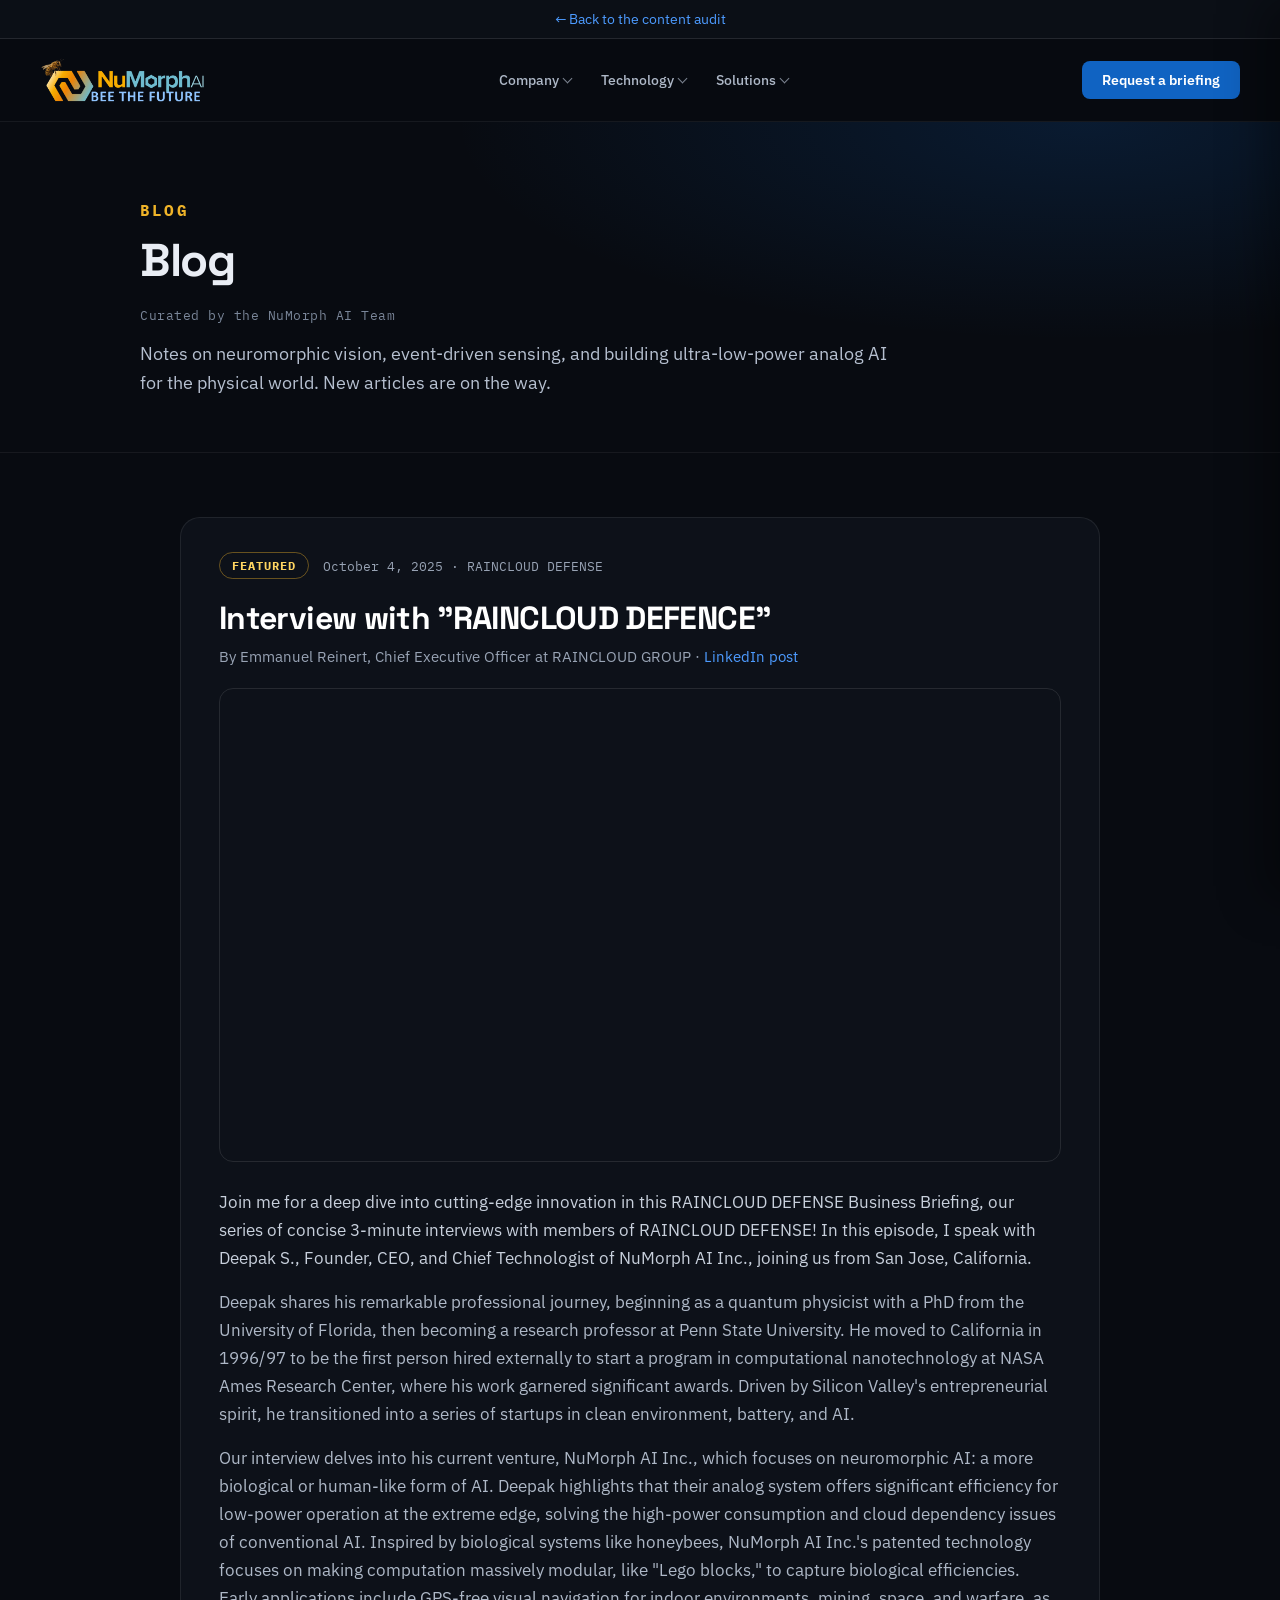
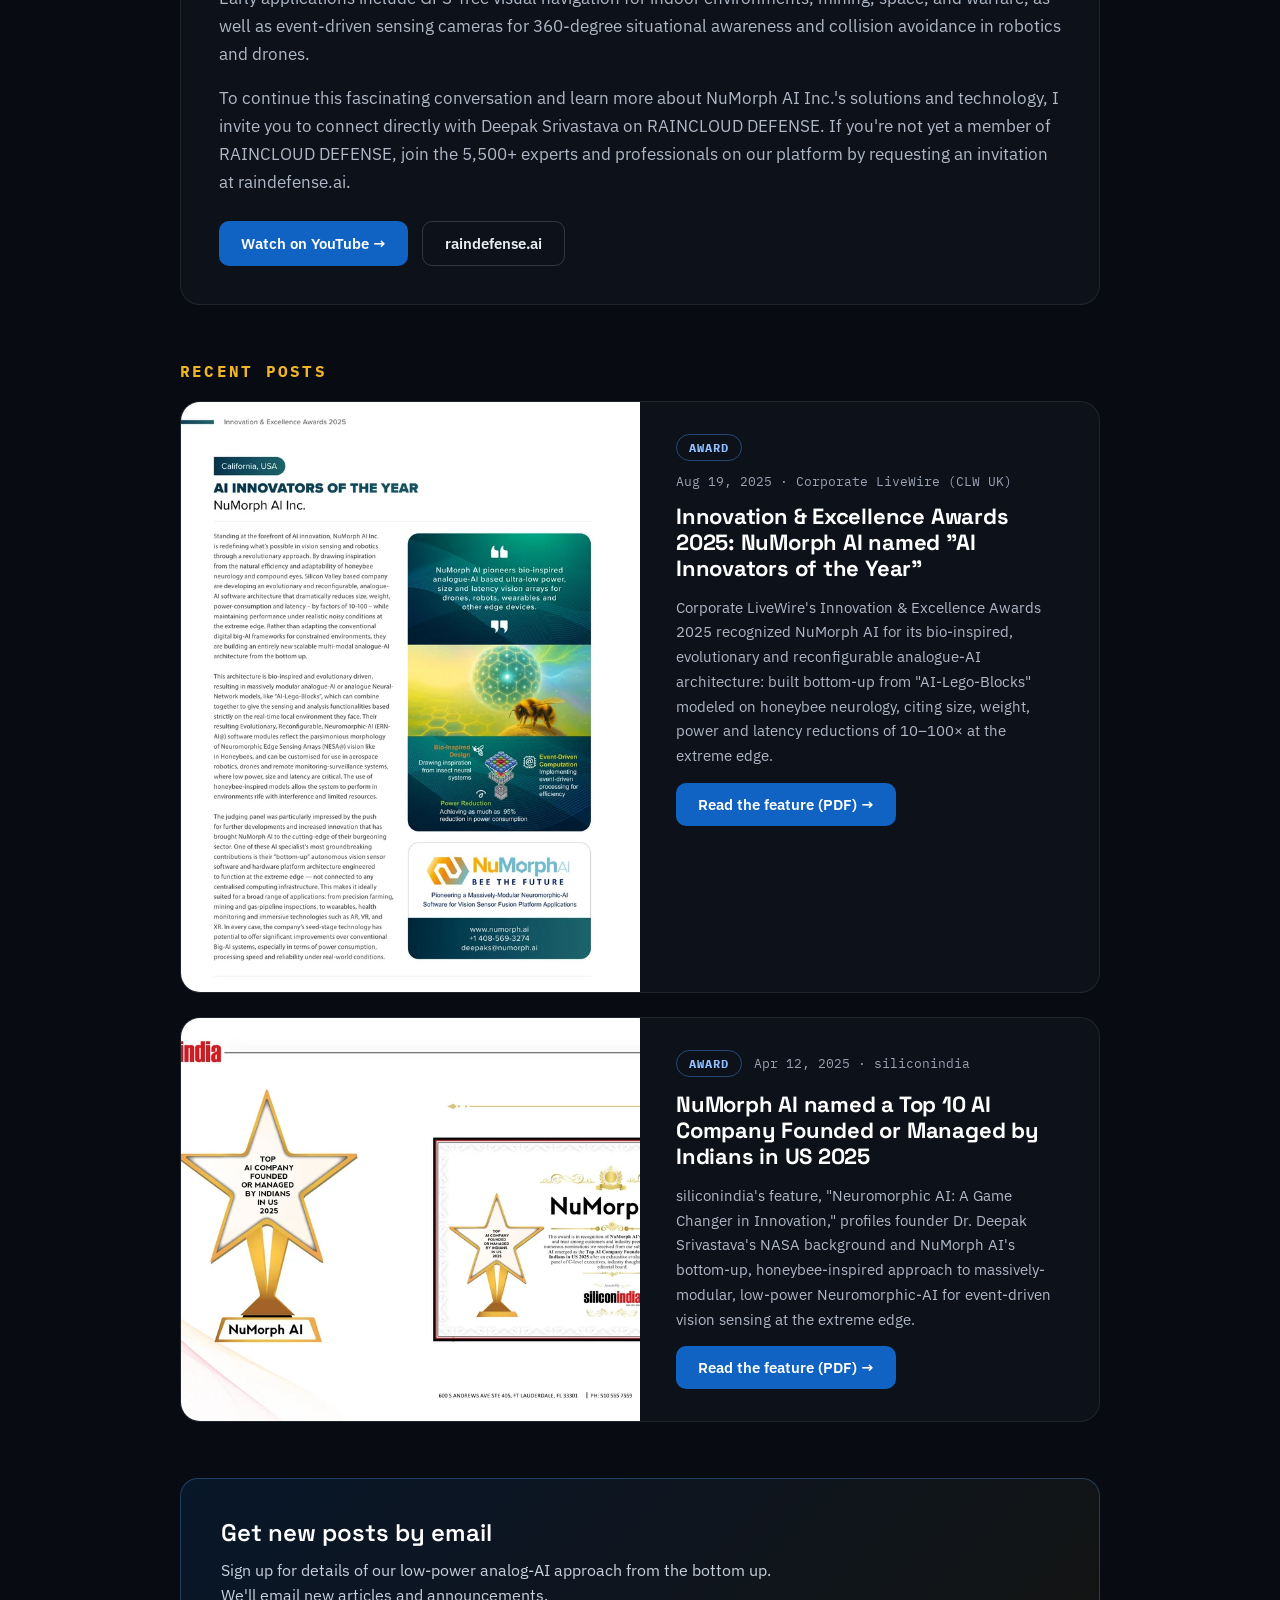
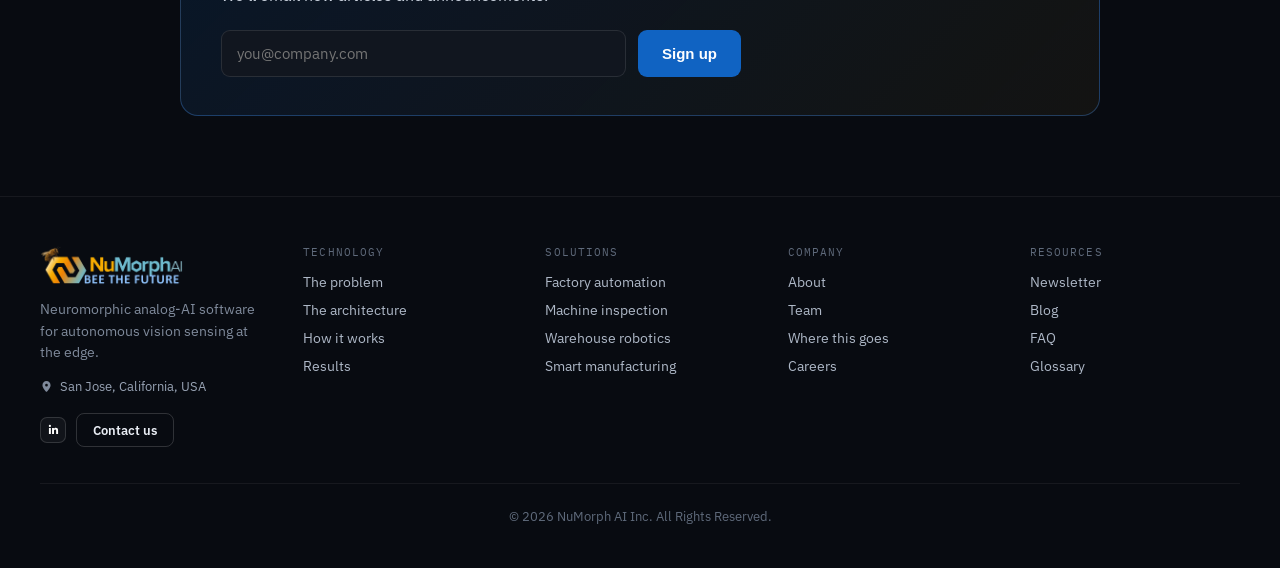
<file: first-draft/blog.html>
<!DOCTYPE html>
<html lang="en">
<head>
<meta charset="utf-8">
<meta name="viewport" content="width=device-width, initial-scale=1">
<title>Blog | Neuromorphic Vision Insights | NuMorph AI</title>
<meta name="description" content="Notes on neuromorphic vision, event-driven sensing, and ultra-low-power analog AI for the physical world, including our RAINCLOUD DEFENSE interview.">
<meta name="author" content="NuMorph AI">
<link rel="canonical" href="https://numorph.ai/blog">
<meta property="og:type" content="website">
<meta property="og:site_name" content="NuMorph AI">
<meta property="og:title" content="NuMorph AI Blog | Neuromorphic Vision Insights">
<meta property="og:description" content="Notes on neuromorphic vision, event-driven sensing, and ultra-low-power analog AI for the physical world, including our RAINCLOUD DEFENSE interview.">
<meta property="og:url" content="https://numorph.ai/blog">
<meta property="og:image" content="https://numorph.ai/assets/bio-hexagons.webp">
<meta name="twitter:card" content="summary_large_image">
<meta name="twitter:title" content="NuMorph AI Blog | Neuromorphic Vision Insights">
<meta name="twitter:description" content="Notes on neuromorphic vision, event-driven sensing, and ultra-low-power analog AI for the physical world, including our RAINCLOUD DEFENSE interview.">
<meta name="twitter:image" content="https://numorph.ai/assets/bio-hexagons.webp">
<link rel="alternate" type="application/rss+xml" title="NuMorph AI Blog" href="feed.xml">
<link rel="preconnect" href="https://fonts.googleapis.com">
<link rel="preconnect" href="https://fonts.gstatic.com" crossorigin>
<link href="https://fonts.googleapis.com/css2?family=Space+Grotesk:wght@400;500;600;700&family=IBM+Plex+Sans:wght@400;500;600&family=IBM+Plex+Mono:wght@400;500&display=swap" rel="stylesheet">
<link rel="stylesheet" href="css/style.css">
<script type="application/ld+json">
{
  "@context": "https://schema.org",
  "@graph": [
    {
      "@type": "WebPage",
      "@id": "https://numorph.ai/blog#webpage",
      "url": "https://numorph.ai/blog",
      "name": "NuMorph AI Blog \u2014 Neuromorphic Vision Insights",
      "description": "Notes on neuromorphic vision, event-driven sensing, and ultra-low-power analog AI for the physical world, including our RAINCLOUD DEFENSE interview.",
      "isPartOf": {
        "@id": "/#website"
      },
      "inLanguage": "en-US",
      "author": { "@type": "Organization", "name": "NuMorph AI Inc.", "url": "/" },
      "publisher": { "@type": "Organization", "name": "NuMorph AI Inc.", "url": "/" },
      "dateModified": "2026-08-11"
    },
    {
      "@type": "Blog",
      "name": "NuMorph AI Blog",
      "url": "blog",
      "blogPost": [
        { "@id": "blog#raincloud-interview" },
        { "@id": "blog#clw-award" },
        { "@id": "blog#siliconindia-feature" }
      ]
    },
    {
      "@type": "VideoObject",
      "@id": "blog#raincloud-interview",
      "name": "Interview with \"RAINCLOUD DEFENCE\"",
      "description": "A RAINCLOUD DEFENSE Business Briefing interview with Dr. Deepak Srivastava, Founder, CEO, and Chief Technologist of NuMorph AI Inc., on neuromorphic AI and event-driven vision sensing.",
      "thumbnailUrl": "https://img.youtube.com/vi/e2wh7cijio8/hqdefault.jpg",
      "uploadDate": "2025-10-04",
      "embedUrl": "https://www.youtube.com/embed/e2wh7cijio8",
      "author": { "@type": "Person", "name": "Emmanuel Reinert" }
    },
    {
      "@type": "Article",
      "@id": "blog#clw-award",
      "headline": "Innovation & Excellence Awards 2025: NuMorph AI named \"AI Innovators of the Year\"",
      "description": "Corporate LiveWire's Innovation & Excellence Awards 2025 recognized NuMorph AI for its bio-inspired, evolutionary and reconfigurable analogue-AI architecture built from AI-Lego-Blocks modeled on honeybee neurology.",
      "image": "assets/press/clw-award-cover.webp",
      "datePublished": "2025-08-19",
      "author": { "@type": "Organization", "name": "Corporate LiveWire (CLW UK)" },
      "publisher": { "@type": "Organization", "name": "Corporate LiveWire (CLW UK)" },
      "url": "assets/press/numorph-ai-clw-innovation-excellence-award-2025.pdf"
    },
    {
      "@type": "Article",
      "@id": "blog#siliconindia-feature",
      "headline": "NuMorph AI named a Top 10 AI Company Founded or Managed by Indians in US 2025",
      "description": "siliconindia's feature profiles founder Dr. Deepak Srivastava's NASA background and NuMorph AI's honeybee-inspired approach to low-power neuromorphic AI for event-driven vision sensing.",
      "image": "assets/press/siliconindia-award-cover.webp",
      "datePublished": "2025-04-12",
      "author": { "@type": "Organization", "name": "siliconindia" },
      "publisher": { "@type": "Organization", "name": "siliconindia" },
      "url": "assets/press/numorph-ai-siliconindia-top-ai-company-2025.pdf"
    },
    {
      "@type": "BreadcrumbList",
      "itemListElement": [
        { "@type": "ListItem", "position": 1, "name": "Home", "item": "/" },
        { "@type": "ListItem", "position": 2, "name": "Blog", "item": "blog" }
      ]
    }
  ]
}
</script>
</head>
<body>
<div style="background:#0b0f16;border-bottom:1px solid rgba(255,255,255,.1);padding:10px 24px;font-family:'IBM Plex Sans',system-ui,sans-serif;font-size:13.5px;text-align:center;color:#7f8a9b"><a href="../index.html" style="color:#4d9bff;text-decoration:none"><span aria-hidden="true">&#8592;</span> Back to the content audit</a></div>
<div style="max-width:100%;overflow-x:hidden">
<div id="nm-progress"></div>
<nav id="nm-nav">
  <a href="index.html" style="display:flex;align-items:center">
    <img src="assets/logo.webp" alt="NuMorph AI, Bee the Future" style="height:46px;width:auto;display:block">
  </a>
  <div class="nm-nav-inline">
<div class="nm-dropdown">
      <a href="company.html">Company</a>
      <div class="nm-dropdown-menu">
        <a href="company.html#about">About</a>
        <a href="company.html#team">Team</a>
        <a href="company.html#roadmap">Where this goes</a>
      </div>
    </div>
    <div class="nm-dropdown">
      <a href="technology.html">Technology</a>
      <div class="nm-dropdown-menu">
        <a href="technology.html#the-problem">The problem</a>
        <a href="technology.html#ern-ai">The architecture</a>
        <a href="technology.html#how-it-works">How it works</a>
        <a href="technology.html#poc-results">Results</a>
      </div>
    </div>
    <div class="nm-dropdown">
      <a href="solutions.html">Solutions</a>
      <div class="nm-dropdown-menu">
        <a href="solutions.html#factory-automation">Factory automation</a>
        <a href="solutions.html#machine-inspection">Machine inspection</a>
        <a href="solutions.html#warehouse-robotics">Warehouse robotics</a>
        <a href="solutions.html#smart-manufacturing">Smart manufacturing</a>
      </div>
    </div>
  </div>
  <div style="display:flex;align-items:center;gap:14px">
    <a href="index.html#contact" class="nm-cta">Request a briefing</a>
    <button class="nm-nav-toggle" type="button" aria-label="Open full menu" aria-expanded="false"><span></span><span></span><span></span></button>
  </div>
  <div class="nm-nav-links">
    <a href="company.html">Company</a>
    <a href="company.html#about">About</a>
    <a href="company.html#team">Team</a>
    <a href="company.html#roadmap">Where this goes</a>
    <a href="technology.html">Technology</a>
    <a href="technology.html#the-problem" class="nm-fm-sub">The problem</a>
    <a href="technology.html#ern-ai" class="nm-fm-sub">The architecture</a>
    <a href="technology.html#how-it-works" class="nm-fm-sub">How it works</a>
    <a href="technology.html#poc-results" class="nm-fm-sub">Results</a>
    <a href="solutions.html">Solutions</a>
    <a href="solutions.html#factory-automation" class="nm-fm-sub">Factory automation</a>
    <a href="solutions.html#machine-inspection" class="nm-fm-sub">Machine inspection</a>
    <a href="solutions.html#warehouse-robotics" class="nm-fm-sub">Warehouse robotics</a>
    <a href="solutions.html#smart-manufacturing" class="nm-fm-sub">Smart manufacturing</a>
    <a href="blog.html#newsletter">Newsletter</a>
    <a href="blog.html">Blog</a>
    <a href="faq.html">FAQ</a>
    <a href="glossary.html">Glossary</a>
    <a href="careers.html">Careers</a>
    <a href="index.html#contact" class="nm-cta">Request a briefing</a>
  </div>
</nav>

<header style="position:relative;padding:78px 40px 54px;overflow:hidden;border-bottom:1px solid rgba(255,255,255,.06)">
  <div style="position:absolute;inset:0;background:radial-gradient(90% 120% at 85% 0,rgba(16,99,194,.18),transparent 55%);pointer-events:none"></div>
  <div style="position:relative;max-width:1000px;margin:0 auto">
    <div style="font-family:'IBM Plex Mono',monospace;font-size:16px;font-weight:700;letter-spacing:.14em;color:#f0b429;margin-bottom:16px">BLOG</div>
    <h1 style="font-family:'Space Grotesk',sans-serif;font-weight:700;font-size:46px;line-height:1.06;letter-spacing:-.03em;margin:0 0 22px">Blog</h1>
    <div style="font-family:'IBM Plex Mono',monospace;font-size:12.5px;letter-spacing:.04em;color:#7a8699;margin:0 0 16px">Curated by the NuMorph AI Team</div>
    <p style="font-size:18px;line-height:1.65;color:#b6c0d0;max-width:760px;margin:0">Notes on neuromorphic vision, event-driven sensing, and building ultra-low-power analog AI for the physical world. New articles are on the way.</p>
  </div>
</header>
<main style="max-width:1000px;margin:0 auto;padding:64px 40px 80px;display:grid;grid-template-columns:1fr;gap:56px">

  <article style="border:1px solid rgba(255,255,255,.08);border-radius:20px;overflow:hidden;background:#0d1119">
    <div style="padding:34px 38px 8px;display:flex;align-items:center;gap:14px;flex-wrap:wrap">
      <span style="font-family:'IBM Plex Mono',monospace;font-size:12px;font-weight:700;letter-spacing:.08em;color:#ffd561;padding:5px 12px;border:1px solid rgba(240,180,41,.4);border-radius:999px">FEATURED</span>
      <span style="font-family:'IBM Plex Mono',monospace;font-size:12.5px;color:#98a3b4">October 4, 2025 · RAINCLOUD DEFENSE</span>
    </div>
    <div style="padding:14px 38px 0">
      <h2 style="font-family:'Space Grotesk',sans-serif;font-weight:700;font-size:32px;letter-spacing:-.02em;line-height:1.12;color:#fff;margin:0 0 10px">Interview with "RAINCLOUD DEFENCE"</h2>
      <p style="font-size:14.5px;color:#98a3b4;margin:0 0 22px">By Emmanuel Reinert, Chief Executive Officer at RAINCLOUD GROUP · <a href="https://www.linkedin.com/feed/update/urn:li:activity:7354549244655013889/" target="_blank" rel="noopener">LinkedIn post</a></p>
    </div>
    <div style="margin:0 38px 26px;aspect-ratio:16/9;border-radius:14px;overflow:hidden;border:1px solid rgba(255,255,255,.1)">
      <iframe src="https://www.youtube.com/embed/e2wh7cijio8" style="width:100%;height:100%;border:0" allow="accelerometer; autoplay; clipboard-write; encrypted-media; gyroscope; picture-in-picture" allowfullscreen title="Interview with RAINCLOUD DEFENSE"></iframe>
    </div>
    <div style="padding:0 38px 38px;display:flex;flex-direction:column;gap:16px">
      <p style="font-size:16.5px;line-height:1.7;color:#c8d0dc;margin:0">Join me for a deep dive into cutting-edge innovation in this RAINCLOUD DEFENSE Business Briefing, our series of concise 3-minute interviews with members of RAINCLOUD DEFENSE! In this episode, I speak with Deepak S., Founder, CEO, and Chief Technologist of NuMorph AI Inc., joining us from San Jose, California.</p>
      <p style="font-size:16.5px;line-height:1.7;color:#aeb8c7;margin:0">Deepak shares his remarkable professional journey, beginning as a quantum physicist with a PhD from the University of Florida, then becoming a research professor at Penn State University. He moved to California in 1996/97 to be the first person hired externally to start a program in computational nanotechnology at NASA Ames Research Center, where his work garnered significant awards. Driven by Silicon Valley's entrepreneurial spirit, he transitioned into a series of startups in clean environment, battery, and AI.</p>
      <p style="font-size:16.5px;line-height:1.7;color:#aeb8c7;margin:0">Our interview delves into his current venture, NuMorph AI Inc., which focuses on neuromorphic AI: a more biological or human-like form of AI. Deepak highlights that their analog system offers significant efficiency for low-power operation at the extreme edge, solving the high-power consumption and cloud dependency issues of conventional AI. Inspired by biological systems like honeybees, NuMorph AI Inc.'s patented technology focuses on making computation massively modular, like "Lego blocks," to capture biological efficiencies. Early applications include GPS-free visual navigation for indoor environments, mining, space, and warfare, as well as event-driven sensing cameras for 360-degree situational awareness and collision avoidance in robotics and drones.</p>
      <p style="font-size:16.5px;line-height:1.7;color:#aeb8c7;margin:0">To continue this fascinating conversation and learn more about NuMorph AI Inc.'s solutions and technology, I invite you to connect directly with Deepak Srivastava on RAINCLOUD DEFENSE. If you're not yet a member of RAINCLOUD DEFENSE, join the 5,500+ experts and professionals on our platform by requesting an invitation at raindefense.ai.</p>
      <div style="display:flex;gap:14px;flex-wrap:wrap;margin-top:8px">
        <a href="https://www.youtube.com/watch?v=e2wh7cijio8" target="_blank" rel="noopener" style="display:inline-flex;align-items:center;gap:8px;padding:12px 22px;background:#1063C2;color:#fff;font-weight:600;font-size:14.5px;border-radius:10px">Watch on YouTube →</a>
        <a href="https://raindefense.ai" target="_blank" rel="noopener" style="display:inline-flex;align-items:center;padding:12px 22px;border:1px solid rgba(255,255,255,.16);color:#e9edf4;font-weight:600;font-size:14.5px;border-radius:10px">raindefense.ai</a>
      </div>
    </div>
  </article>

  <div>
    <div style="font-family:'IBM Plex Mono',monospace;font-size:16px;font-weight:700;letter-spacing:.14em;color:#f0b429;margin-bottom:20px">RECENT POSTS</div>
    <div style="display:flex;flex-direction:column;gap:24px">

      <article style="border:1px solid rgba(255,255,255,.08);border-radius:20px;overflow:hidden;background:#0d1119;display:grid;grid-template-columns:1fr 1fr">
        <a href="assets/press/numorph-ai-clw-innovation-excellence-award-2025.pdf" target="_blank" rel="noopener" style="display:block;min-height:240px">
          <img src="assets/press/clw-award-cover.webp" alt="CLW UK Innovation &amp; Excellence Awards 2025: AI Innovators of the Year, NuMorph AI Inc." style="width:100%;height:100%;object-fit:cover;object-position:top;display:block">
        </a>
        <div style="padding:32px 36px;display:flex;flex-direction:column;gap:14px">
          <div style="display:flex;align-items:center;gap:12px;flex-wrap:wrap">
            <span style="font-family:'IBM Plex Mono',monospace;font-size:12px;font-weight:700;letter-spacing:.08em;color:#8fc0ff;padding:5px 12px;border:1px solid rgba(77,155,255,.4);border-radius:999px">AWARD</span>
            <span style="font-family:'IBM Plex Mono',monospace;font-size:12.5px;color:#98a3b4">Aug 19, 2025 · Corporate LiveWire (CLW UK)</span>
          </div>
          <h3 style="font-family:'Space Grotesk',sans-serif;font-weight:700;font-size:22px;letter-spacing:-.01em;line-height:1.2;color:#fff;margin:0">Innovation &amp; Excellence Awards 2025: NuMorph AI named "AI Innovators of the Year"</h3>
          <p style="font-size:15px;line-height:1.65;color:#aeb8c7;margin:0">Corporate LiveWire's Innovation &amp; Excellence Awards 2025 recognized NuMorph AI for its bio-inspired, evolutionary and reconfigurable analogue-AI architecture: built bottom-up from "AI-Lego-Blocks" modeled on honeybee neurology, citing size, weight, power and latency reductions of 10–100× at the extreme edge.</p>
          <div>
            <a href="assets/press/numorph-ai-clw-innovation-excellence-award-2025.pdf" target="_blank" rel="noopener" style="display:inline-flex;align-items:center;gap:8px;padding:12px 22px;background:#1063C2;color:#fff;font-weight:600;font-size:14.5px;border-radius:10px">Read the feature (PDF) →</a>
          </div>
        </div>
      </article>

      <article style="border:1px solid rgba(255,255,255,.08);border-radius:20px;overflow:hidden;background:#0d1119;display:grid;grid-template-columns:1fr 1fr">
        <a href="assets/press/numorph-ai-siliconindia-top-ai-company-2025.pdf" target="_blank" rel="noopener" style="display:block;min-height:240px">
          <img src="assets/press/siliconindia-award-cover.webp" alt="siliconindia: Top 10 AI Companies Founded or Managed by Indians in US 2025, awarded to NuMorph AI" style="width:100%;height:100%;object-fit:cover;object-position:top;display:block">
        </a>
        <div style="padding:32px 36px;display:flex;flex-direction:column;gap:14px">
          <div style="display:flex;align-items:center;gap:12px;flex-wrap:wrap">
            <span style="font-family:'IBM Plex Mono',monospace;font-size:12px;font-weight:700;letter-spacing:.08em;color:#8fc0ff;padding:5px 12px;border:1px solid rgba(77,155,255,.4);border-radius:999px">AWARD</span>
            <span style="font-family:'IBM Plex Mono',monospace;font-size:12.5px;color:#98a3b4">Apr 12, 2025 · siliconindia</span>
          </div>
          <h3 style="font-family:'Space Grotesk',sans-serif;font-weight:700;font-size:22px;letter-spacing:-.01em;line-height:1.2;color:#fff;margin:0">NuMorph AI named a Top 10 AI Company Founded or Managed by Indians in US 2025</h3>
          <p style="font-size:15px;line-height:1.65;color:#aeb8c7;margin:0">siliconindia's feature, "Neuromorphic AI: A Game Changer in Innovation," profiles founder Dr. Deepak Srivastava's NASA background and NuMorph AI's bottom-up, honeybee-inspired approach to massively-modular, low-power Neuromorphic-AI for event-driven vision sensing at the extreme edge.</p>
          <div>
            <a href="assets/press/numorph-ai-siliconindia-top-ai-company-2025.pdf" target="_blank" rel="noopener" style="display:inline-flex;align-items:center;gap:8px;padding:12px 22px;background:#1063C2;color:#fff;font-weight:600;font-size:14.5px;border-radius:10px">Read the feature (PDF) →</a>
          </div>
        </div>
      </article>

    </div>
  </div>

  <div id="newsletter" style="padding:38px 40px;border:1px solid rgba(77,155,255,.3);border-radius:18px;background:linear-gradient(135deg,rgba(16,99,194,.14),rgba(240,180,41,.05));scroll-margin-top:90px">
    <h2 style="font-family:'Space Grotesk',sans-serif;font-weight:600;font-size:24px;color:#fff;margin:0 0 10px">Get new posts by email</h2>
    <p style="font-size:15.5px;line-height:1.6;color:#c8d0dc;margin:0 0 22px;max-width:560px">Sign up for details of our low-power analog-AI approach from the bottom up. We'll email new articles and announcements.</p>
    <form method="post" action="subscribe.php" style="display:flex;gap:12px;flex-wrap:wrap;max-width:520px">
      <input type="email" name="email" placeholder="you@company.com" required class="nm-field" style="flex:1;min-width:220px;padding:13px 15px;background:#11161f;border:1px solid rgba(255,255,255,.1);border-radius:9px;color:#e9edf4;font-size:15px;font-family:inherit">
      <input type="text" name="company_website" autocomplete="off" tabindex="-1" aria-hidden="true" style="position:absolute;left:-9999px;width:1px;height:1px;opacity:0">
      <button type="submit" style="padding:13px 24px;background:#1063C2;color:#fff;font-weight:600;font-size:15px;border:0;border-radius:9px;cursor:pointer">Sign up</button>
    </form>
  </div>
</main>

<footer style="border-top:1px solid rgba(255,255,255,.06);padding:48px 40px 44px;background:#080b11">
  <div class="nm-footer-grid" style="max-width:1240px;margin:0 auto">
    <div>
      <div style="display:flex;align-items:center;gap:11px;margin-bottom:14px">
        <img src="assets/logo.webp" alt="NuMorph AI" style="height:40px;width:auto;display:block">
      </div>
      <p style="font-size:13.5px;line-height:1.6;color:#7f8a9b;margin:0 0 14px;max-width:280px">Neuromorphic analog-AI software for autonomous vision sensing at the edge.</p>
      <div style="display:flex;align-items:center;gap:7px;font-size:13px;color:#98a3b4;margin-bottom:18px">
        <svg viewBox="0 0 24 24" width="13" height="13" fill="#7f8a9b" aria-hidden="true"><path d="M12 2C7.86 2 4.5 5.36 4.5 9.5c0 5.5 7.5 12.5 7.5 12.5s7.5-7 7.5-12.5C19.5 5.36 16.14 2 12 2zm0 10a2.5 2.5 0 1 1 0-5 2.5 2.5 0 0 1 0 5z"/></svg>
        San Jose, California, USA
      </div>
      <div style="display:flex;align-items:center;gap:10px">
        <a href="https://www.linkedin.com/company/numorph-ai-inc/posts/?feedView=all" target="_blank" rel="noopener" class="nm-social" aria-label="NuMorph AI on LinkedIn"><svg viewBox="0 0 24 24" aria-hidden="true"><path d="M20.447 20.452h-3.554v-5.569c0-1.328-.027-3.037-1.852-3.037-1.853 0-2.136 1.445-2.136 2.939v5.667H9.351V9h3.414v1.561h.046c.477-.9 1.637-1.85 3.37-1.85 3.601 0 4.267 2.37 4.267 5.455v6.286zM5.337 7.433a2.062 2.062 0 1 1 0-4.124 2.062 2.062 0 0 1 0 4.124zM7.114 20.452H3.558V9h3.556v11.452z"/></svg></a>
        <a href="index.html#contact" class="nm-contact-btn">Contact us</a>
      </div>
    </div>
    <div>
      <a href="technology.html" class="nm-footer-head" style="font-family:'IBM Plex Mono',monospace;font-size:11px;letter-spacing:.1em;margin-bottom:14px">TECHNOLOGY</a>
      <div style="display:flex;flex-direction:column;gap:10px;font-size:13.5px">
        <a href="technology.html#the-problem" style="color:#aeb8c7">The problem</a>
        <a href="technology.html#ern-ai" style="color:#aeb8c7">The architecture</a>
        <a href="technology.html#how-it-works" style="color:#aeb8c7">How it works</a>
        <a href="technology.html#poc-results" style="color:#aeb8c7">Results</a>
      </div>
    </div>
    <div>
      <a href="solutions.html" class="nm-footer-head" style="font-family:'IBM Plex Mono',monospace;font-size:11px;letter-spacing:.1em;margin-bottom:14px">SOLUTIONS</a>
      <div style="display:flex;flex-direction:column;gap:10px;font-size:13.5px">
        <a href="solutions.html#factory-automation" style="color:#aeb8c7">Factory automation</a>
        <a href="solutions.html#machine-inspection" style="color:#aeb8c7">Machine inspection</a>
        <a href="solutions.html#warehouse-robotics" style="color:#aeb8c7">Warehouse robotics</a>
        <a href="solutions.html#smart-manufacturing" style="color:#aeb8c7">Smart manufacturing</a>
      </div>
    </div>
    <div>
      <a href="company.html" class="nm-footer-head" style="font-family:'IBM Plex Mono',monospace;font-size:11px;letter-spacing:.1em;margin-bottom:14px">COMPANY</a>
      <div style="display:flex;flex-direction:column;gap:10px;font-size:13.5px">
        <a href="company.html#about" style="color:#aeb8c7">About</a>
        <a href="company.html#team" style="color:#aeb8c7">Team</a>
        <a href="company.html#roadmap" style="color:#aeb8c7">Where this goes</a>
        <a href="careers.html" style="color:#aeb8c7">Careers</a>
      </div>
    </div>
    <div>
      <div style="font-family:'IBM Plex Mono',monospace;font-size:11px;letter-spacing:.1em;color:#5f6a7b;margin-bottom:14px">RESOURCES</div>
      <div style="display:flex;flex-direction:column;gap:10px;font-size:13.5px">
        <a href="blog.html#newsletter" style="color:#aeb8c7">Newsletter</a>
        <a href="blog.html" style="color:#aeb8c7">Blog</a>
        <a href="faq.html" style="color:#aeb8c7">FAQ</a>
        <a href="glossary.html" style="color:#aeb8c7">Glossary</a>
      </div>
    </div>
  </div>
  <div style="max-width:1240px;margin:36px auto 0;padding-top:24px;border-top:1px solid rgba(255,255,255,.06);text-align:center">
    <div style="font-size:12.5px;color:#5f6a7b">© 2026 NuMorph AI Inc. All Rights Reserved.</div>
  </div>
</footer>
</div>
<script src="js/main.js"></script>
</body>
</html>
</file>
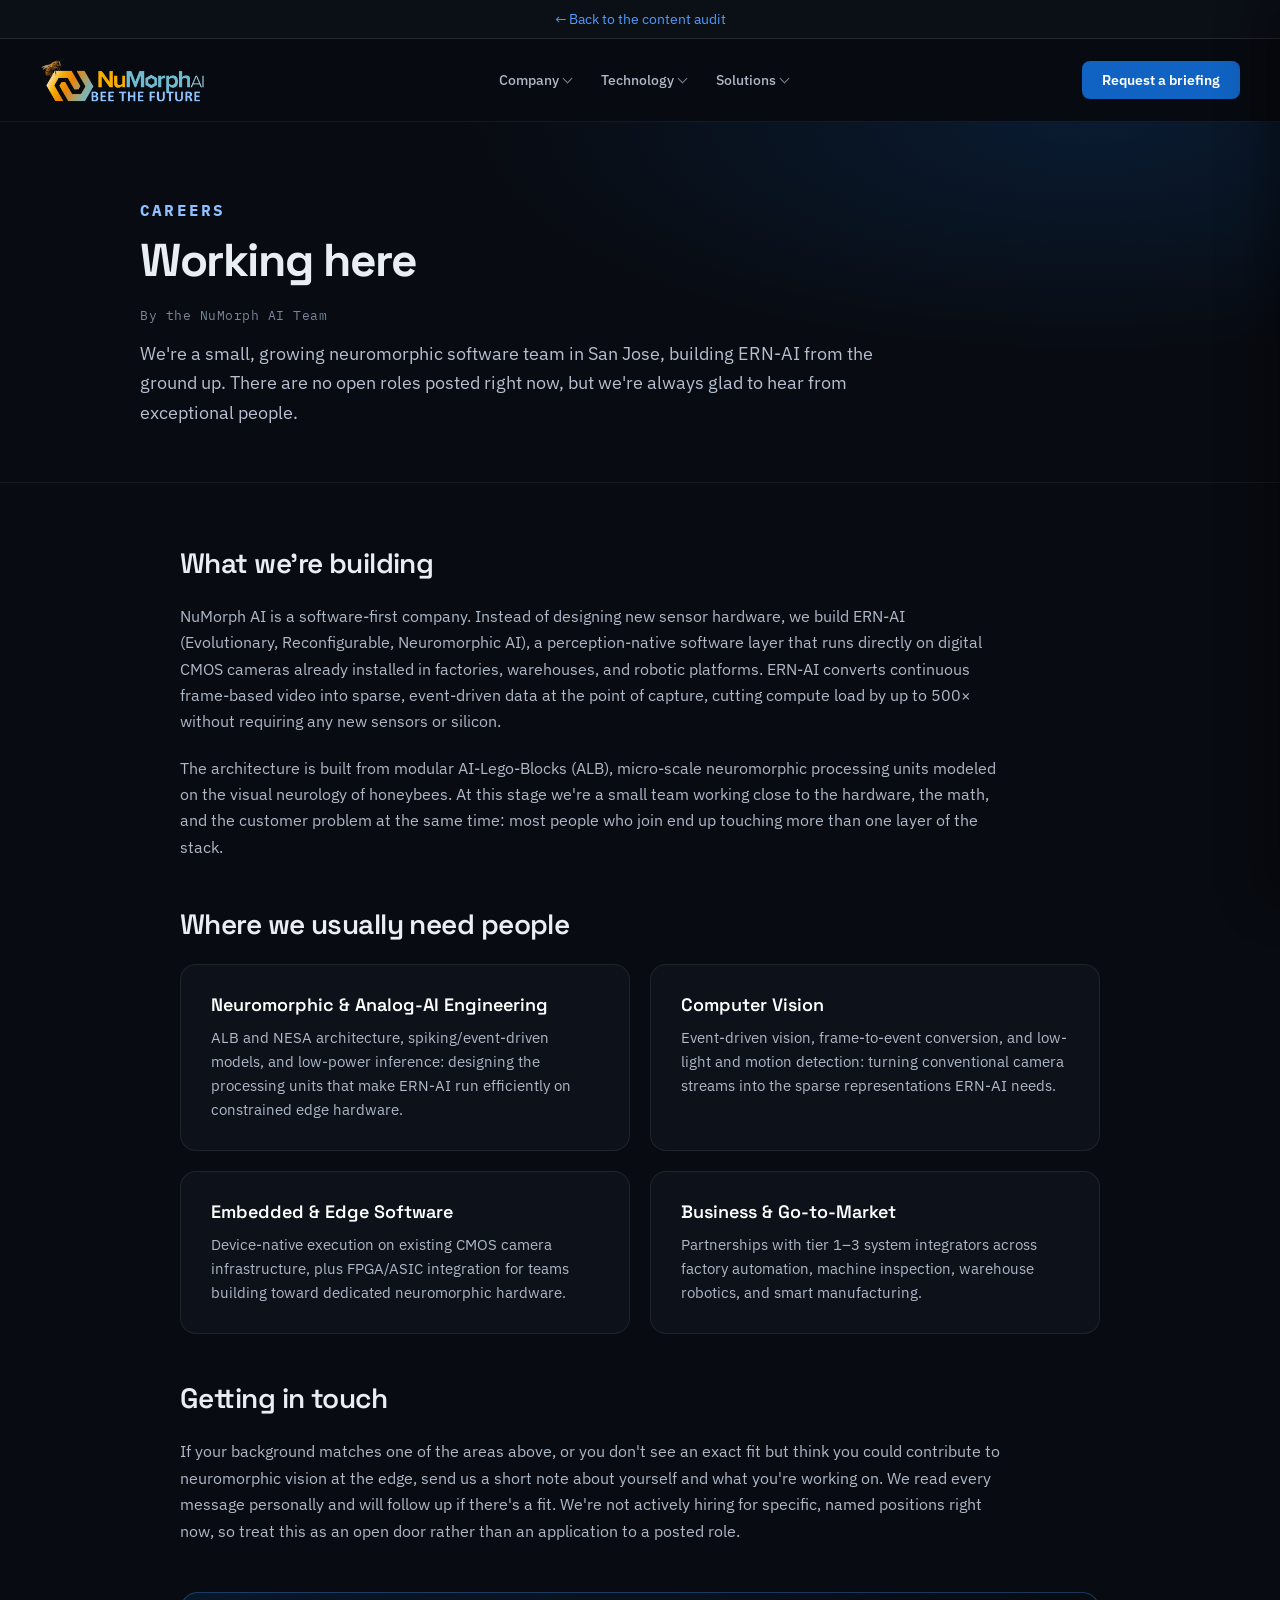
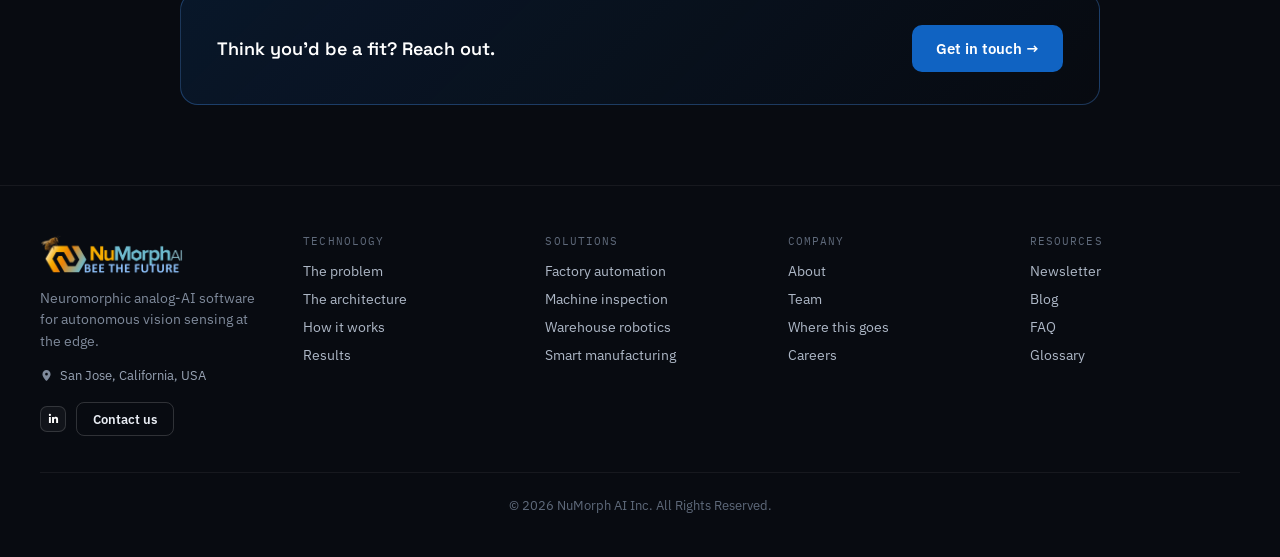
<file: first-draft/careers.html>
<!DOCTYPE html>
<html lang="en">
<head>
<meta charset="utf-8">
<meta name="viewport" content="width=device-width, initial-scale=1">
<title>Careers | Neuromorphic Engineering | NuMorph AI</title>
<meta name="description" content="NuMorph AI is a small, growing neuromorphic software team in San Jose. No open roles right now, but we're glad to hear from exceptional engineers.">
<meta name="author" content="NuMorph AI">
<link rel="canonical" href="https://numorph.ai/careers">
<meta property="og:type" content="website">
<meta property="og:site_name" content="NuMorph AI">
<meta property="og:title" content="Careers at NuMorph AI | Join Our Neuromorphic Team">
<meta property="og:description" content="NuMorph AI is a small, growing neuromorphic software team in San Jose. No open roles right now, but we're glad to hear from exceptional engineers.">
<meta property="og:url" content="https://numorph.ai/careers">
<meta property="og:image" content="https://numorph.ai/assets/bio-hexagons.webp">
<meta name="twitter:card" content="summary_large_image">
<meta name="twitter:title" content="Careers at NuMorph AI | Join Our Neuromorphic Team">
<meta name="twitter:description" content="NuMorph AI is a small, growing neuromorphic software team in San Jose. No open roles right now, but we're glad to hear from exceptional engineers.">
<meta name="twitter:image" content="https://numorph.ai/assets/bio-hexagons.webp">
<link rel="preconnect" href="https://fonts.googleapis.com">
<link rel="preconnect" href="https://fonts.gstatic.com" crossorigin>
<link href="https://fonts.googleapis.com/css2?family=Space+Grotesk:wght@400;500;600;700&family=IBM+Plex+Sans:wght@400;500;600&family=IBM+Plex+Mono:wght@400;500&display=swap" rel="stylesheet">
<link rel="stylesheet" href="css/style.css">
<script type="application/ld+json">
{
  "@context": "https://schema.org",
  "@graph": [
    {
      "@type": "WebPage",
      "@id": "https://numorph.ai/careers#webpage",
      "url": "https://numorph.ai/careers",
      "name": "Careers at NuMorph AI \u2014 Join Our Neuromorphic Team",
      "description": "NuMorph AI is a small, growing neuromorphic software team in San Jose. No open roles right now, but we're glad to hear from exceptional engineers.",
      "isPartOf": {
        "@id": "/#website"
      },
      "inLanguage": "en-US",
      "author": { "@type": "Organization", "name": "NuMorph AI Inc.", "url": "/" },
      "publisher": { "@type": "Organization", "name": "NuMorph AI Inc.", "url": "/" },
      "dateModified": "2026-08-11"
    },
    {
      "@type": "BreadcrumbList",
      "itemListElement": [
        { "@type": "ListItem", "position": 1, "name": "Home", "item": "/" },
        { "@type": "ListItem", "position": 2, "name": "Careers", "item": "careers" }
      ]
    }
  ]
}
</script>
</head>
<body>
<div style="background:#0b0f16;border-bottom:1px solid rgba(255,255,255,.1);padding:10px 24px;font-family:'IBM Plex Sans',system-ui,sans-serif;font-size:13.5px;text-align:center;color:#7f8a9b"><a href="../index.html" style="color:#4d9bff;text-decoration:none"><span aria-hidden="true">&#8592;</span> Back to the content audit</a></div>
<div style="max-width:100%;overflow-x:hidden">
<div id="nm-progress"></div>
<nav id="nm-nav">
  <a href="index.html" style="display:flex;align-items:center">
    <img src="assets/logo.webp" alt="NuMorph AI, Bee the Future" style="height:46px;width:auto;display:block">
  </a>
  <div class="nm-nav-inline">
<div class="nm-dropdown">
      <a href="company.html">Company</a>
      <div class="nm-dropdown-menu">
        <a href="company.html#about">About</a>
        <a href="company.html#team">Team</a>
        <a href="company.html#roadmap">Where this goes</a>
      </div>
    </div>
    <div class="nm-dropdown">
      <a href="technology.html">Technology</a>
      <div class="nm-dropdown-menu">
        <a href="technology.html#the-problem">The problem</a>
        <a href="technology.html#ern-ai">The architecture</a>
        <a href="technology.html#how-it-works">How it works</a>
        <a href="technology.html#poc-results">Results</a>
      </div>
    </div>
    <div class="nm-dropdown">
      <a href="solutions.html">Solutions</a>
      <div class="nm-dropdown-menu">
        <a href="solutions.html#factory-automation">Factory automation</a>
        <a href="solutions.html#machine-inspection">Machine inspection</a>
        <a href="solutions.html#warehouse-robotics">Warehouse robotics</a>
        <a href="solutions.html#smart-manufacturing">Smart manufacturing</a>
      </div>
    </div>
  </div>
  <div style="display:flex;align-items:center;gap:14px">
    <a href="index.html#contact" class="nm-cta">Request a briefing</a>
    <button class="nm-nav-toggle" type="button" aria-label="Open full menu" aria-expanded="false"><span></span><span></span><span></span></button>
  </div>
  <div class="nm-nav-links">
    <a href="company.html">Company</a>
    <a href="company.html#about">About</a>
    <a href="company.html#team">Team</a>
    <a href="company.html#roadmap">Where this goes</a>
    <a href="technology.html">Technology</a>
    <a href="technology.html#the-problem" class="nm-fm-sub">The problem</a>
    <a href="technology.html#ern-ai" class="nm-fm-sub">The architecture</a>
    <a href="technology.html#how-it-works" class="nm-fm-sub">How it works</a>
    <a href="technology.html#poc-results" class="nm-fm-sub">Results</a>
    <a href="solutions.html">Solutions</a>
    <a href="solutions.html#factory-automation" class="nm-fm-sub">Factory automation</a>
    <a href="solutions.html#machine-inspection" class="nm-fm-sub">Machine inspection</a>
    <a href="solutions.html#warehouse-robotics" class="nm-fm-sub">Warehouse robotics</a>
    <a href="solutions.html#smart-manufacturing" class="nm-fm-sub">Smart manufacturing</a>
    <a href="blog.html#newsletter">Newsletter</a>
    <a href="blog.html">Blog</a>
    <a href="faq.html">FAQ</a>
    <a href="glossary.html">Glossary</a>
    <a href="careers.html">Careers</a>
    <a href="index.html#contact" class="nm-cta">Request a briefing</a>
  </div>
</nav>

<header style="position:relative;padding:78px 40px 54px;overflow:hidden;border-bottom:1px solid rgba(255,255,255,.06)">
  <div style="position:absolute;inset:0;background:radial-gradient(90% 120% at 85% 0,rgba(16,99,194,.18),transparent 55%);pointer-events:none"></div>
  <div style="position:relative;max-width:1000px;margin:0 auto">
    <div style="font-family:'IBM Plex Mono',monospace;font-size:16px;letter-spacing:.14em;font-weight:700;color:#8fc0ff;margin-bottom:16px">CAREERS</div>
    <h1 style="font-family:'Space Grotesk',sans-serif;font-weight:700;font-size:46px;line-height:1.06;letter-spacing:-.03em;margin:0 0 22px">Working here</h1>
    <div style="font-family:'IBM Plex Mono',monospace;font-size:12.5px;letter-spacing:.04em;color:#7a8699;margin:0 0 16px">By the NuMorph AI Team</div>
    <p style="font-size:18px;line-height:1.65;color:#b6c0d0;max-width:760px;margin:0">We're a small, growing neuromorphic software team in San Jose, building ERN-AI from the ground up. There are no open roles posted right now, but we're always glad to hear from exceptional people.</p>
  </div>
</header>

<main style="max-width:1000px;margin:0 auto;padding:64px 40px 80px">
  <h2 style="font-family:'Space Grotesk',sans-serif;font-weight:600;font-size:28px;letter-spacing:-.02em;margin:0 0 24px;line-height:1.15">What we're building</h2>
  <p style="font-size:15.5px;line-height:1.7;color:#aeb8c7;max-width:820px;margin:0 0 20px">NuMorph AI is a software-first company. Instead of designing new sensor hardware, we build ERN-AI (Evolutionary, Reconfigurable, Neuromorphic AI), a perception-native software layer that runs directly on digital CMOS cameras already installed in factories, warehouses, and robotic platforms. ERN-AI converts continuous frame-based video into sparse, event-driven data at the point of capture, cutting compute load by up to 500× without requiring any new sensors or silicon.</p>
  <p style="font-size:15.5px;line-height:1.7;color:#aeb8c7;max-width:820px;margin:0 0 48px">The architecture is built from modular AI-Lego-Blocks (ALB), micro-scale neuromorphic processing units modeled on the visual neurology of honeybees. At this stage we're a small team working close to the hardware, the math, and the customer problem at the same time: most people who join end up touching more than one layer of the stack.</p>

  <h2 style="font-family:'Space Grotesk',sans-serif;font-weight:600;font-size:28px;letter-spacing:-.02em;margin:0 0 24px;line-height:1.15">Where we usually need people</h2>
  <div style="display:grid;grid-template-columns:repeat(2,1fr);gap:20px;margin-bottom:48px">
    <div style="padding:28px 30px;border:1px solid rgba(255,255,255,.08);border-radius:16px;background:#0d1119">
      <h3 style="font-family:'Space Grotesk',sans-serif;font-weight:600;font-size:18px;margin:0 0 10px;color:#fff">Neuromorphic &amp; Analog-AI Engineering</h3>
      <p style="font-size:15px;line-height:1.6;color:#aeb8c7;margin:0">ALB and NESA architecture, spiking/event-driven models, and low-power inference: designing the processing units that make ERN-AI run efficiently on constrained edge hardware.</p>
    </div>
    <div style="padding:28px 30px;border:1px solid rgba(255,255,255,.08);border-radius:16px;background:#0d1119">
      <h3 style="font-family:'Space Grotesk',sans-serif;font-weight:600;font-size:18px;margin:0 0 10px;color:#fff">Computer Vision</h3>
      <p style="font-size:15px;line-height:1.6;color:#aeb8c7;margin:0">Event-driven vision, frame-to-event conversion, and low-light and motion detection: turning conventional camera streams into the sparse representations ERN-AI needs.</p>
    </div>
    <div style="padding:28px 30px;border:1px solid rgba(255,255,255,.08);border-radius:16px;background:#0d1119">
      <h3 style="font-family:'Space Grotesk',sans-serif;font-weight:600;font-size:18px;margin:0 0 10px;color:#fff">Embedded &amp; Edge Software</h3>
      <p style="font-size:15px;line-height:1.6;color:#aeb8c7;margin:0">Device-native execution on existing CMOS camera infrastructure, plus FPGA/ASIC integration for teams building toward dedicated neuromorphic hardware.</p>
    </div>
    <div style="padding:28px 30px;border:1px solid rgba(255,255,255,.08);border-radius:16px;background:#0d1119">
      <h3 style="font-family:'Space Grotesk',sans-serif;font-weight:600;font-size:18px;margin:0 0 10px;color:#fff">Business &amp; Go-to-Market</h3>
      <p style="font-size:15px;line-height:1.6;color:#aeb8c7;margin:0">Partnerships with tier 1–3 system integrators across factory automation, machine inspection, warehouse robotics, and smart manufacturing.</p>
    </div>
  </div>

  <h2 style="font-family:'Space Grotesk',sans-serif;font-weight:600;font-size:28px;letter-spacing:-.02em;margin:0 0 24px;line-height:1.15">Getting in touch</h2>
  <p style="font-size:15.5px;line-height:1.7;color:#aeb8c7;max-width:820px;margin:0 0 48px">If your background matches one of the areas above, or you don't see an exact fit but think you could contribute to neuromorphic vision at the edge, send us a short note about yourself and what you're working on. We read every message personally and will follow up if there's a fit. We're not actively hiring for specific, named positions right now, so treat this as an open door rather than an application to a posted role.</p>

  <div style="padding:32px 36px;border:1px solid rgba(77,155,255,.3);border-radius:18px;background:linear-gradient(135deg,rgba(16,99,194,.14),transparent);display:flex;align-items:center;justify-content:space-between;gap:24px;flex-wrap:wrap">
    <div style="font-size:18px;font-family:'Space Grotesk',sans-serif;font-weight:600;color:#fff">Think you'd be a fit? Reach out.</div>
    <a href="index.html#contact" style="display:inline-flex;padding:14px 24px;background:#1063C2;color:#fff;font-weight:600;font-size:15px;border-radius:10px;white-space:nowrap">Get in touch →</a>
  </div>
</main>

<footer style="border-top:1px solid rgba(255,255,255,.06);padding:48px 40px 44px;background:#080b11">
  <div class="nm-footer-grid" style="max-width:1240px;margin:0 auto">
    <div>
      <div style="display:flex;align-items:center;gap:11px;margin-bottom:14px">
        <img src="assets/logo.webp" alt="NuMorph AI" style="height:40px;width:auto;display:block">
      </div>
      <p style="font-size:13.5px;line-height:1.6;color:#7f8a9b;margin:0 0 14px;max-width:280px">Neuromorphic analog-AI software for autonomous vision sensing at the edge.</p>
      <div style="display:flex;align-items:center;gap:7px;font-size:13px;color:#98a3b4;margin-bottom:18px">
        <svg viewBox="0 0 24 24" width="13" height="13" fill="#7f8a9b" aria-hidden="true"><path d="M12 2C7.86 2 4.5 5.36 4.5 9.5c0 5.5 7.5 12.5 7.5 12.5s7.5-7 7.5-12.5C19.5 5.36 16.14 2 12 2zm0 10a2.5 2.5 0 1 1 0-5 2.5 2.5 0 0 1 0 5z"/></svg>
        San Jose, California, USA
      </div>
      <div style="display:flex;align-items:center;gap:10px">
        <a href="https://www.linkedin.com/company/numorph-ai-inc/posts/?feedView=all" target="_blank" rel="noopener" class="nm-social" aria-label="NuMorph AI on LinkedIn"><svg viewBox="0 0 24 24" aria-hidden="true"><path d="M20.447 20.452h-3.554v-5.569c0-1.328-.027-3.037-1.852-3.037-1.853 0-2.136 1.445-2.136 2.939v5.667H9.351V9h3.414v1.561h.046c.477-.9 1.637-1.85 3.37-1.85 3.601 0 4.267 2.37 4.267 5.455v6.286zM5.337 7.433a2.062 2.062 0 1 1 0-4.124 2.062 2.062 0 0 1 0 4.124zM7.114 20.452H3.558V9h3.556v11.452z"/></svg></a>
        <a href="index.html#contact" class="nm-contact-btn">Contact us</a>
      </div>
    </div>
    <div>
      <a href="technology.html" class="nm-footer-head" style="font-family:'IBM Plex Mono',monospace;font-size:11px;letter-spacing:.1em;margin-bottom:14px">TECHNOLOGY</a>
      <div style="display:flex;flex-direction:column;gap:10px;font-size:13.5px">
        <a href="technology.html#the-problem" style="color:#aeb8c7">The problem</a>
        <a href="technology.html#ern-ai" style="color:#aeb8c7">The architecture</a>
        <a href="technology.html#how-it-works" style="color:#aeb8c7">How it works</a>
        <a href="technology.html#poc-results" style="color:#aeb8c7">Results</a>
      </div>
    </div>
    <div>
      <a href="solutions.html" class="nm-footer-head" style="font-family:'IBM Plex Mono',monospace;font-size:11px;letter-spacing:.1em;margin-bottom:14px">SOLUTIONS</a>
      <div style="display:flex;flex-direction:column;gap:10px;font-size:13.5px">
        <a href="solutions.html#factory-automation" style="color:#aeb8c7">Factory automation</a>
        <a href="solutions.html#machine-inspection" style="color:#aeb8c7">Machine inspection</a>
        <a href="solutions.html#warehouse-robotics" style="color:#aeb8c7">Warehouse robotics</a>
        <a href="solutions.html#smart-manufacturing" style="color:#aeb8c7">Smart manufacturing</a>
      </div>
    </div>
    <div>
      <a href="company.html" class="nm-footer-head" style="font-family:'IBM Plex Mono',monospace;font-size:11px;letter-spacing:.1em;margin-bottom:14px">COMPANY</a>
      <div style="display:flex;flex-direction:column;gap:10px;font-size:13.5px">
        <a href="company.html#about" style="color:#aeb8c7">About</a>
        <a href="company.html#team" style="color:#aeb8c7">Team</a>
        <a href="company.html#roadmap" style="color:#aeb8c7">Where this goes</a>
        <a href="careers.html" style="color:#aeb8c7">Careers</a>
      </div>
    </div>
    <div>
      <div style="font-family:'IBM Plex Mono',monospace;font-size:11px;letter-spacing:.1em;color:#5f6a7b;margin-bottom:14px">RESOURCES</div>
      <div style="display:flex;flex-direction:column;gap:10px;font-size:13.5px">
        <a href="blog.html#newsletter" style="color:#aeb8c7">Newsletter</a>
        <a href="blog.html" style="color:#aeb8c7">Blog</a>
        <a href="faq.html" style="color:#aeb8c7">FAQ</a>
        <a href="glossary.html" style="color:#aeb8c7">Glossary</a>
      </div>
    </div>
  </div>
  <div style="max-width:1240px;margin:36px auto 0;padding-top:24px;border-top:1px solid rgba(255,255,255,.06);text-align:center">
    <div style="font-size:12.5px;color:#5f6a7b">© 2026 NuMorph AI Inc. All Rights Reserved.</div>
  </div>
</footer>
</div>
<script src="js/main.js"></script>
</body>
</html>
</file>
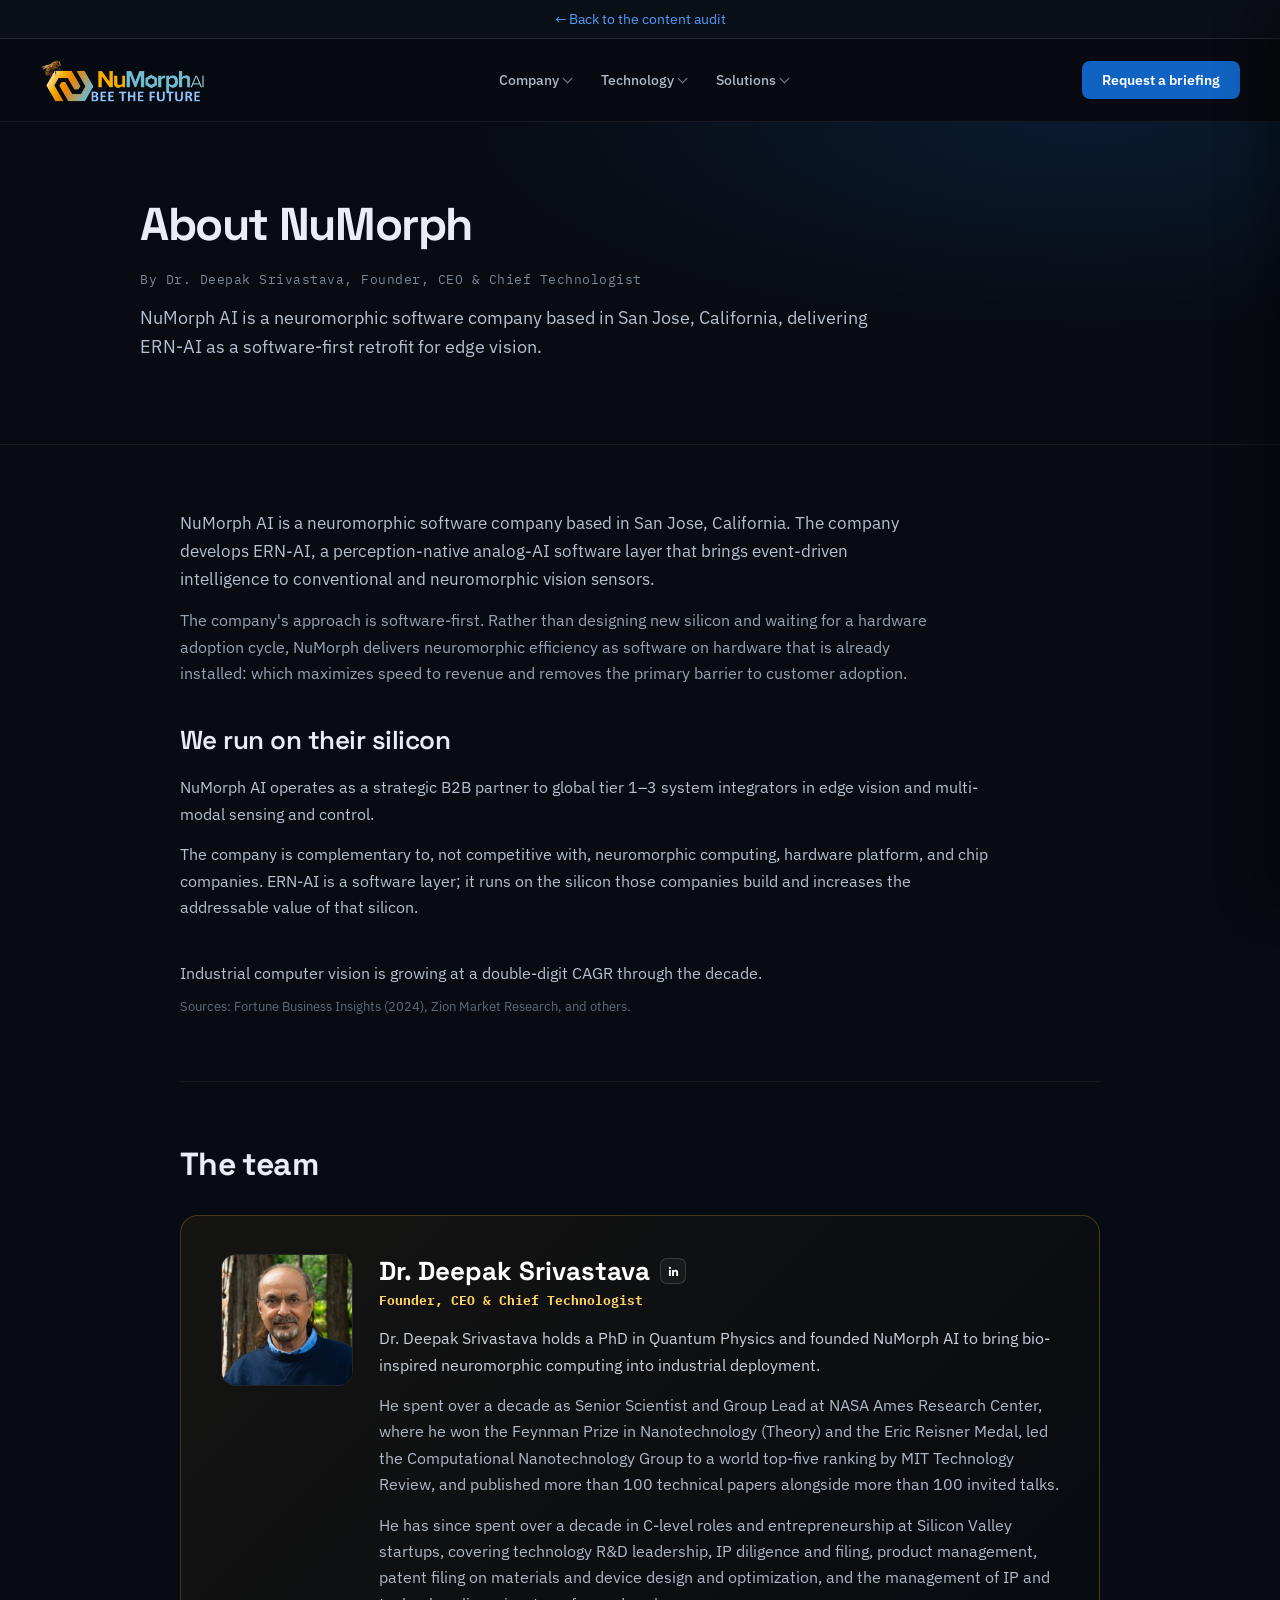
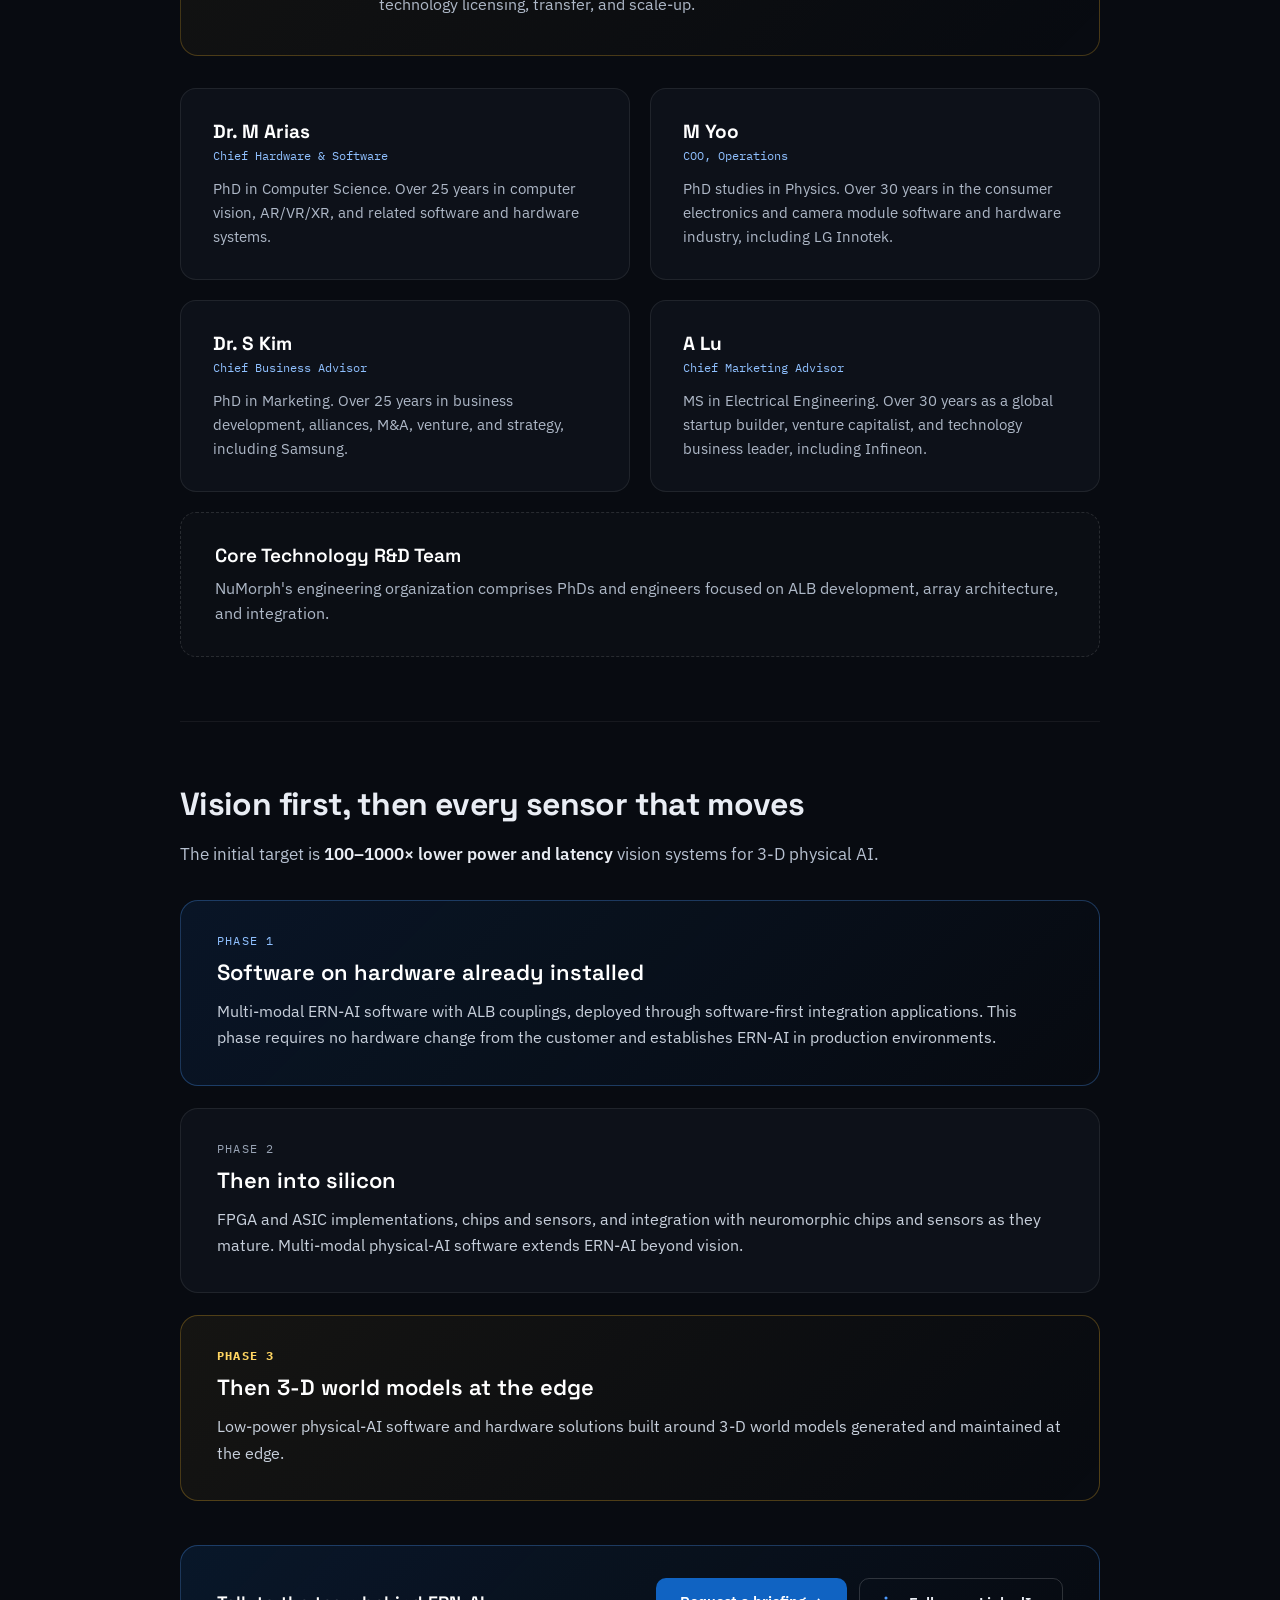
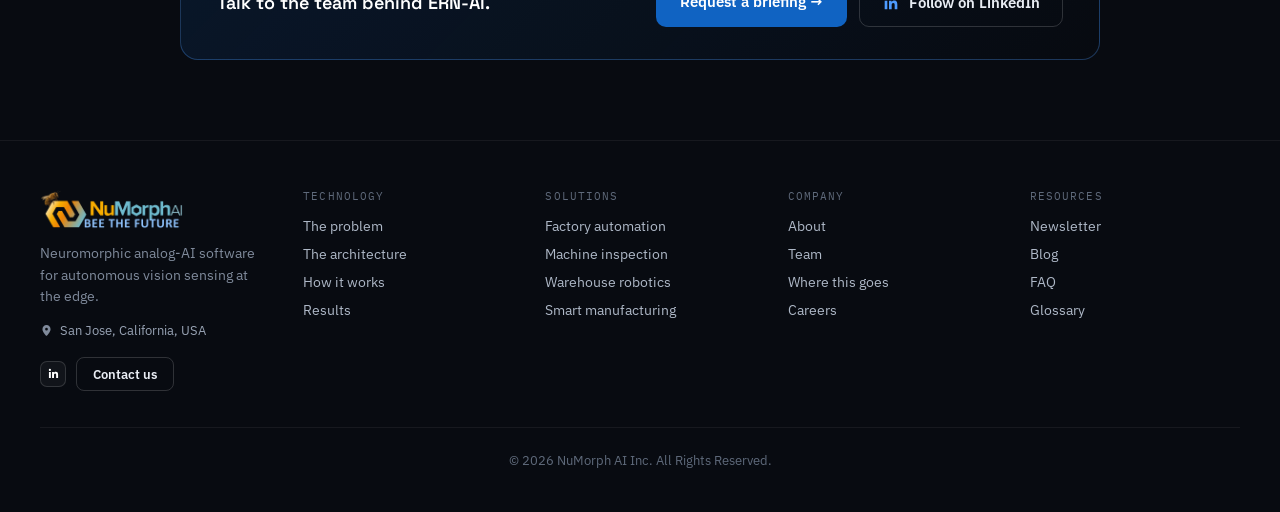
<file: first-draft/company.html>
<!DOCTYPE html>
<html lang="en">
<head>
<meta charset="utf-8">
<meta name="viewport" content="width=device-width, initial-scale=1">
<title>About NuMorph AI: Neuromorphic Software, San Jose</title>
<meta name="description" content="NuMorph AI is a San Jose neuromorphic software company delivering ERN-AI as a software-first retrofit for edge vision. Meet the team and roadmap.">
<meta name="author" content="Dr. Deepak Srivastava">
<link rel="canonical" href="https://numorph.ai/company">
<meta property="og:type" content="website">
<meta property="og:site_name" content="NuMorph AI">
<meta property="og:title" content="About NuMorph AI: Neuromorphic Software, San Jose">
<meta property="og:description" content="NuMorph AI is a San Jose neuromorphic software company delivering ERN-AI as a software-first retrofit for edge vision. Meet the team and roadmap.">
<meta property="og:url" content="https://numorph.ai/company">
<meta property="og:image" content="https://numorph.ai/assets/bio-hexagons.webp">
<meta name="twitter:card" content="summary_large_image">
<meta name="twitter:title" content="About NuMorph AI: Neuromorphic Software, San Jose">
<meta name="twitter:description" content="NuMorph AI is a San Jose neuromorphic software company delivering ERN-AI as a software-first retrofit for edge vision. Meet the team and roadmap.">
<meta name="twitter:image" content="https://numorph.ai/assets/bio-hexagons.webp">
<link rel="preconnect" href="https://fonts.googleapis.com">
<link rel="preconnect" href="https://fonts.gstatic.com" crossorigin>
<link href="https://fonts.googleapis.com/css2?family=Space+Grotesk:wght@400;500;600;700&family=IBM+Plex+Sans:wght@400;500;600&family=IBM+Plex+Mono:wght@400;500&display=swap" rel="stylesheet">
<link rel="stylesheet" href="css/style.css">
<script type="application/ld+json">
{
  "@context": "https://schema.org",
  "@graph": [
    {
      "@type": "WebPage",
      "@id": "https://numorph.ai/company#webpage",
      "url": "https://numorph.ai/company",
      "name": "About NuMorph AI \u2014 Neuromorphic Software, San Jose",
      "description": "NuMorph AI is a San Jose neuromorphic software company delivering ERN-AI as a software-first retrofit for edge vision. Meet the team and roadmap.",
      "isPartOf": {
        "@id": "/#website"
      },
      "inLanguage": "en-US",
      "author": { "@type": "Person", "name": "Dr. Deepak Srivastava", "jobTitle": "Founder, CEO & Chief Technologist", "url": "https://www.linkedin.com/in/deepak-s-0767a16/" },
      "publisher": { "@type": "Organization", "name": "NuMorph AI Inc.", "url": "/" },
      "dateModified": "2026-08-11"
    },
    {
      "@type": "Organization",
      "@id": "company#organization",
      "name": "NuMorph AI Inc.",
      "url": "/",
      "logo": "assets/logo.webp",
      "address": {
        "@type": "PostalAddress",
        "addressLocality": "San Jose",
        "addressRegion": "CA",
        "addressCountry": "US"
      },
      "sameAs": [
        "https://www.linkedin.com/company/numorph-ai-inc/posts/?feedView=all"
      ],
      "founder": { "@id": "company#deepak" },
      "employee": [
        { "@id": "company#deepak" },
        { "@type": "Person", "name": "Dr. M Arias", "jobTitle": "Chief Hardware & Software" },
        { "@type": "Person", "name": "M Yoo", "jobTitle": "COO, Operations" },
        { "@type": "Person", "name": "Dr. S Kim", "jobTitle": "Chief Business Advisor" },
        { "@type": "Person", "name": "A Lu", "jobTitle": "Chief Marketing Advisor" }
      ]
    },
    {
      "@type": "Person",
      "@id": "company#deepak",
      "name": "Dr. Deepak Srivastava",
      "jobTitle": "Founder, CEO & Chief Technologist",
      "image": "assets/deepak.jpg",
      "sameAs": "https://www.linkedin.com/in/deepak-s-0767a16/",
      "alumniOf": {
        "@type": "Organization",
        "name": "NASA Ames Research Center"
      },
      "award": ["Feynman Prize in Nanotechnology (Theory)", "Eric Reisner Medal"],
      "worksFor": { "@id": "company#organization" }
    },
    {
      "@type": "BreadcrumbList",
      "itemListElement": [
        { "@type": "ListItem", "position": 1, "name": "Home", "item": "/" },
        { "@type": "ListItem", "position": 2, "name": "Company", "item": "company" }
      ]
    }
  ]
}
</script>
</head>
<body>
<div style="background:#0b0f16;border-bottom:1px solid rgba(255,255,255,.1);padding:10px 24px;font-family:'IBM Plex Sans',system-ui,sans-serif;font-size:13.5px;text-align:center;color:#7f8a9b"><a href="../index.html" style="color:#4d9bff;text-decoration:none"><span aria-hidden="true">&#8592;</span> Back to the content audit</a></div>
<div style="max-width:100%;overflow-x:hidden">
<div id="nm-progress"></div>
<nav id="nm-nav">
  <a href="index.html" style="display:flex;align-items:center">
    <img src="assets/logo.webp" alt="NuMorph AI, Bee the Future" style="height:46px;width:auto;display:block">
  </a>
  <div class="nm-nav-inline">
<div class="nm-dropdown">
      <a href="company.html">Company</a>
      <div class="nm-dropdown-menu">
        <a href="company.html#about">About</a>
        <a href="company.html#team">Team</a>
        <a href="company.html#roadmap">Where this goes</a>
      </div>
    </div>
    <div class="nm-dropdown">
      <a href="technology.html">Technology</a>
      <div class="nm-dropdown-menu">
        <a href="technology.html#the-problem">The problem</a>
        <a href="technology.html#ern-ai">The architecture</a>
        <a href="technology.html#how-it-works">How it works</a>
        <a href="technology.html#poc-results">Results</a>
      </div>
    </div>
    <div class="nm-dropdown">
      <a href="solutions.html">Solutions</a>
      <div class="nm-dropdown-menu">
        <a href="solutions.html#factory-automation">Factory automation</a>
        <a href="solutions.html#machine-inspection">Machine inspection</a>
        <a href="solutions.html#warehouse-robotics">Warehouse robotics</a>
        <a href="solutions.html#smart-manufacturing">Smart manufacturing</a>
      </div>
    </div>
  </div>
  <div style="display:flex;align-items:center;gap:14px">
    <a href="index.html#contact" class="nm-cta">Request a briefing</a>
    <button class="nm-nav-toggle" type="button" aria-label="Open full menu" aria-expanded="false"><span></span><span></span><span></span></button>
  </div>
  <div class="nm-nav-links">
    <a href="company.html">Company</a>
    <a href="company.html#about">About</a>
    <a href="company.html#team">Team</a>
    <a href="company.html#roadmap">Where this goes</a>
    <a href="technology.html">Technology</a>
    <a href="technology.html#the-problem" class="nm-fm-sub">The problem</a>
    <a href="technology.html#ern-ai" class="nm-fm-sub">The architecture</a>
    <a href="technology.html#how-it-works" class="nm-fm-sub">How it works</a>
    <a href="technology.html#poc-results" class="nm-fm-sub">Results</a>
    <a href="solutions.html">Solutions</a>
    <a href="solutions.html#factory-automation" class="nm-fm-sub">Factory automation</a>
    <a href="solutions.html#machine-inspection" class="nm-fm-sub">Machine inspection</a>
    <a href="solutions.html#warehouse-robotics" class="nm-fm-sub">Warehouse robotics</a>
    <a href="solutions.html#smart-manufacturing" class="nm-fm-sub">Smart manufacturing</a>
    <a href="blog.html#newsletter">Newsletter</a>
    <a href="blog.html">Blog</a>
    <a href="faq.html">FAQ</a>
    <a href="glossary.html">Glossary</a>
    <a href="careers.html">Careers</a>
    <a href="index.html#contact" class="nm-cta">Request a briefing</a>
  </div>
</nav>

<header style="position:relative;padding:78px 40px 54px;overflow:hidden;border-bottom:1px solid rgba(255,255,255,.06)">
  <div style="position:absolute;inset:0;background:radial-gradient(90% 120% at 85% 0,rgba(16,99,194,.18),transparent 55%);pointer-events:none"></div>
  <div style="position:relative;max-width:1000px;margin:0 auto">
    <h1 style="font-family:'Space Grotesk',sans-serif;font-weight:700;font-size:46px;line-height:1.06;letter-spacing:-.03em;margin:0 0 22px">About NuMorph</h1>
    <div style="font-family:'IBM Plex Mono',monospace;font-size:12.5px;letter-spacing:.04em;color:#7a8699;margin:0 0 16px">By Dr. Deepak Srivastava, Founder, CEO &amp; Chief Technologist</div>
    <p style="font-size:18px;line-height:1.65;color:#b6c0d0;max-width:760px;margin:0 0 28px">NuMorph AI is a neuromorphic software company based in San Jose, California, delivering ERN-AI as a software-first retrofit for edge vision.</p>
    </div>
</header>

<main style="max-width:1000px;margin:0 auto;padding:64px 40px 0">

  <section id="about" style="scroll-margin-top:90px;padding-bottom:64px;border-bottom:1px solid rgba(255,255,255,.06)">
    <p style="font-size:17px;line-height:1.65;color:#b6c0d0;max-width:760px;margin:0 0 14px">NuMorph AI is a neuromorphic software company based in San Jose, California. The company develops ERN-AI, a perception-native analog-AI software layer that brings event-driven intelligence to conventional and neuromorphic vision sensors.</p>
    <p style="font-size:16px;line-height:1.65;color:#98a3b4;max-width:760px;margin:0 0 40px">The company's approach is software-first. Rather than designing new silicon and waiting for a hardware adoption cycle, NuMorph delivers neuromorphic efficiency as software on hardware that is already installed: which maximizes speed to revenue and removes the primary barrier to customer adoption.</p>

    <h2 style="font-family:'Space Grotesk',sans-serif;font-weight:600;font-size:26px;letter-spacing:-.02em;margin:0 0 18px;line-height:1.15">We run on their silicon</h2>
    <p style="font-size:16px;line-height:1.65;color:#b6c0d0;margin:0 0 14px;max-width:820px">NuMorph AI operates as a strategic B2B partner to global tier 1–3 system integrators in edge vision and multi-modal sensing and control.</p>
    <p style="font-size:16px;line-height:1.65;color:#b6c0d0;margin:0 0 40px;max-width:820px">The company is complementary to, not competitive with, neuromorphic computing, hardware platform, and chip companies. ERN-AI is a software layer; it runs on the silicon those companies build and increases the addressable value of that silicon.</p>

    <p style="font-size:16px;line-height:1.65;color:#b6c0d0;margin:0 0 10px;max-width:820px">Industrial computer vision is growing at a double-digit CAGR through the decade.</p>
    <p style="font-size:13px;line-height:1.6;color:#5f6a7b;margin:0">Sources: Fortune Business Insights (2024), Zion Market Research, and others.</p>
  </section>

  <section id="team" style="scroll-margin-top:90px;padding:64px 0;border-bottom:1px solid rgba(255,255,255,.06)">
    <h2 style="font-family:'Space Grotesk',sans-serif;font-weight:700;font-size:32px;letter-spacing:-.02em;margin:0 0 32px;line-height:1.15">The team</h2>

    <div style="padding:38px 40px;border:1px solid rgba(240,180,41,.25);border-radius:18px;background:linear-gradient(135deg,rgba(240,180,41,.06),transparent);margin-bottom:32px">
      <div style="display:flex;gap:26px;align-items:flex-start;flex-wrap:wrap">
        <a href="https://www.linkedin.com/in/deepak-s-0767a16/" target="_blank" rel="noopener" aria-label="Dr. Deepak Srivastava on LinkedIn" style="flex:none;width:132px;height:132px;border-radius:14px;overflow:hidden;border:1px solid rgba(255,255,255,.08);display:block"><img src="assets/deepak.jpg" alt="Dr. Deepak Srivastava" style="width:100%;height:100%;object-fit:cover;display:block"></a>
        <div style="flex:1;min-width:280px">
          <div style="display:flex;align-items:center;gap:10px;margin-bottom:4px;flex-wrap:wrap">
            <h3 style="font-family:'Space Grotesk',sans-serif;font-weight:700;font-size:26px;margin:0;color:#fff">Dr. Deepak Srivastava</h3>
            <a href="https://www.linkedin.com/in/deepak-s-0767a16/" target="_blank" rel="noopener" class="nm-social" aria-label="Dr. Deepak Srivastava on LinkedIn"><svg viewBox="0 0 24 24" aria-hidden="true"><path d="M20.447 20.452h-3.554v-5.569c0-1.328-.027-3.037-1.852-3.037-1.853 0-2.136 1.445-2.136 2.939v5.667H9.351V9h3.414v1.561h.046c.477-.9 1.637-1.85 3.37-1.85 3.601 0 4.267 2.37 4.267 5.455v6.286zM5.337 7.433a2.062 2.062 0 1 1 0-4.124 2.062 2.062 0 0 1 0 4.124zM7.114 20.452H3.558V9h3.556v11.452z"/></svg></a>
          </div>
          <div style="font-family:'IBM Plex Mono',monospace;font-size:13px;color:#ffd561;font-weight:700;margin-bottom:16px">Founder, CEO &amp; Chief Technologist</div>
          <p style="font-size:16px;line-height:1.65;color:#c8d0dc;margin:0 0 14px">Dr. Deepak Srivastava holds a PhD in Quantum Physics and founded NuMorph AI to bring bio-inspired neuromorphic computing into industrial deployment.</p>
          <p style="font-size:16px;line-height:1.65;color:#aeb8c7;margin:0 0 14px">He spent over a decade as Senior Scientist and Group Lead at NASA Ames Research Center, where he won the Feynman Prize in Nanotechnology (Theory) and the Eric Reisner Medal, led the Computational Nanotechnology Group to a world top-five ranking by MIT Technology Review, and published more than 100 technical papers alongside more than 100 invited talks.</p>
          <p style="font-size:16px;line-height:1.65;color:#aeb8c7;margin:0">He has since spent over a decade in C-level roles and entrepreneurship at Silicon Valley startups, covering technology R&amp;D leadership, IP diligence and filing, product management, patent filing on materials and device design and optimization, and the management of IP and technology licensing, transfer, and scale-up.</p>
        </div>
      </div>
    </div>

    <div style="display:grid;grid-template-columns:1fr 1fr;gap:20px">
      <div style="padding:30px 32px;border:1px solid rgba(255,255,255,.08);border-radius:16px;background:#0d1119">
        <h3 style="font-family:'Space Grotesk',sans-serif;font-weight:700;font-size:19px;margin:0 0 4px;color:#fff">Dr. M Arias</h3>
        <div style="font-family:'IBM Plex Mono',monospace;font-size:12px;color:#8fc0ff;margin-bottom:14px">Chief Hardware &amp; Software</div>
        <p style="font-size:15px;line-height:1.6;color:#aeb8c7;margin:0">PhD in Computer Science. Over 25 years in computer vision, AR/VR/XR, and related software and hardware systems.</p>
      </div>
      <div style="padding:30px 32px;border:1px solid rgba(255,255,255,.08);border-radius:16px;background:#0d1119">
        <h3 style="font-family:'Space Grotesk',sans-serif;font-weight:700;font-size:19px;margin:0 0 4px;color:#fff">M Yoo</h3>
        <div style="font-family:'IBM Plex Mono',monospace;font-size:12px;color:#8fc0ff;margin-bottom:14px">COO, Operations</div>
        <p style="font-size:15px;line-height:1.6;color:#aeb8c7;margin:0">PhD studies in Physics. Over 30 years in the consumer electronics and camera module software and hardware industry, including LG Innotek.</p>
      </div>
      <div style="padding:30px 32px;border:1px solid rgba(255,255,255,.08);border-radius:16px;background:#0d1119">
        <h3 style="font-family:'Space Grotesk',sans-serif;font-weight:700;font-size:19px;margin:0 0 4px;color:#fff">Dr. S Kim</h3>
        <div style="font-family:'IBM Plex Mono',monospace;font-size:12px;color:#8fc0ff;margin-bottom:14px">Chief Business Advisor</div>
        <p style="font-size:15px;line-height:1.6;color:#aeb8c7;margin:0">PhD in Marketing. Over 25 years in business development, alliances, M&amp;A, venture, and strategy, including Samsung.</p>
      </div>
      <div style="padding:30px 32px;border:1px solid rgba(255,255,255,.08);border-radius:16px;background:#0d1119">
        <h3 style="font-family:'Space Grotesk',sans-serif;font-weight:700;font-size:19px;margin:0 0 4px;color:#fff">A Lu</h3>
        <div style="font-family:'IBM Plex Mono',monospace;font-size:12px;color:#8fc0ff;margin-bottom:14px">Chief Marketing Advisor</div>
        <p style="font-size:15px;line-height:1.6;color:#aeb8c7;margin:0">MS in Electrical Engineering. Over 30 years as a global startup builder, venture capitalist, and technology business leader, including Infineon.</p>
      </div>
    </div>

    <div style="margin-top:20px;padding:30px 34px;border:1px dashed rgba(255,255,255,.12);border-radius:16px;background:rgba(255,255,255,.015)">
      <h3 style="font-family:'Space Grotesk',sans-serif;font-weight:600;font-size:19px;margin:0 0 8px;color:#fff">Core Technology R&amp;D Team</h3>
      <p style="font-size:15.5px;line-height:1.6;color:#aeb8c7;margin:0">NuMorph's engineering organization comprises PhDs and engineers focused on ALB development, array architecture, and integration.</p>
    </div>
  </section>

  <section id="roadmap" style="scroll-margin-top:90px;padding:64px 0 0">
    <h2 style="font-family:'Space Grotesk',sans-serif;font-weight:700;font-size:32px;letter-spacing:-.02em;margin:0 0 18px;line-height:1.15">Vision first, then every sensor that moves</h2>
    <p style="font-size:17px;line-height:1.6;color:#b6c0d0;max-width:720px;margin:0 0 32px">The initial target is <strong style="color:#e9edf4;font-weight:600">100–1000× lower power and latency</strong> vision systems for 3-D physical AI.</p>
    <div style="display:flex;flex-direction:column;gap:22px;margin-bottom:44px">
      <div style="position:relative;padding:32px 36px 34px;border:1px solid rgba(77,155,255,.3);border-radius:18px;background:linear-gradient(135deg,rgba(16,99,194,.12),transparent)">
        <div style="font-family:'IBM Plex Mono',monospace;font-size:12px;letter-spacing:.1em;color:#8fc0ff;margin-bottom:10px">PHASE 1</div>
        <h3 style="font-family:'Space Grotesk',sans-serif;font-weight:600;font-size:22px;margin:0 0 12px;color:#fff">Software on hardware already installed</h3>
        <p style="font-size:16px;line-height:1.65;color:#c8d0dc;margin:0">Multi-modal ERN-AI software with ALB couplings, deployed through software-first integration applications. This phase requires no hardware change from the customer and establishes ERN-AI in production environments.</p>
      </div>
      <div style="position:relative;padding:32px 36px 34px;border:1px solid rgba(255,255,255,.08);border-radius:18px;background:#0d1119">
        <div style="font-family:'IBM Plex Mono',monospace;font-size:12px;letter-spacing:.1em;color:#98a3b4;margin-bottom:10px">PHASE 2</div>
        <h3 style="font-family:'Space Grotesk',sans-serif;font-weight:600;font-size:22px;margin:0 0 12px;color:#fff">Then into silicon</h3>
        <p style="font-size:16px;line-height:1.65;color:#c8d0dc;margin:0">FPGA and ASIC implementations, chips and sensors, and integration with neuromorphic chips and sensors as they mature. Multi-modal physical-AI software extends ERN-AI beyond vision.</p>
      </div>
      <div style="position:relative;padding:32px 36px 34px;border:1px solid rgba(240,180,41,.28);border-radius:18px;background:linear-gradient(135deg,rgba(240,180,41,.06),transparent)">
        <div style="font-family:'IBM Plex Mono',monospace;font-size:12px;letter-spacing:.1em;color:#ffd561;font-weight:700;margin-bottom:10px">PHASE 3</div>
        <h3 style="font-family:'Space Grotesk',sans-serif;font-weight:600;font-size:22px;margin:0 0 12px;color:#fff">Then 3-D world models at the edge</h3>
        <p style="font-size:16px;line-height:1.65;color:#c8d0dc;margin:0">Low-power physical-AI software and hardware solutions built around 3-D world models generated and maintained at the edge.</p>
      </div>
    </div>
  </section>

  <div style="margin:0 0 80px;padding:32px 36px;border:1px solid rgba(77,155,255,.3);border-radius:18px;background:linear-gradient(135deg,rgba(16,99,194,.14),transparent);display:flex;align-items:center;justify-content:space-between;gap:24px;flex-wrap:wrap">
    <div style="font-size:18px;font-family:'Space Grotesk',sans-serif;font-weight:600;color:#fff">Talk to the team behind ERN-AI.</div>
    <div style="display:flex;gap:12px;flex-wrap:wrap">
      <a href="index.html#contact" style="display:inline-flex;padding:14px 24px;background:#1063C2;color:#fff;font-weight:600;font-size:15px;border-radius:10px;white-space:nowrap">Request a briefing →</a>
      <a href="https://www.linkedin.com/company/numorph-ai-inc/posts/?feedView=all" target="_blank" rel="noopener" style="display:inline-flex;align-items:center;gap:9px;padding:14px 22px;border:1px solid rgba(255,255,255,.16);color:#e9edf4;font-weight:600;font-size:15px;border-radius:10px;white-space:nowrap"><svg viewBox="0 0 24 24" width="18" height="18" fill="#4d9bff" aria-hidden="true"><path d="M20.447 20.452h-3.554v-5.569c0-1.328-.027-3.037-1.852-3.037-1.853 0-2.136 1.445-2.136 2.939v5.667H9.351V9h3.414v1.561h.046c.477-.9 1.637-1.85 3.37-1.85 3.601 0 4.267 2.37 4.267 5.455v6.286zM5.337 7.433a2.062 2.062 0 1 1 0-4.124 2.062 2.062 0 0 1 0 4.124zM7.114 20.452H3.558V9h3.556v11.452z"/></svg>Follow on LinkedIn</a>
    </div>
  </div>
</main>

<footer style="border-top:1px solid rgba(255,255,255,.06);padding:48px 40px 44px;background:#080b11">
  <div class="nm-footer-grid" style="max-width:1240px;margin:0 auto">
    <div>
      <div style="display:flex;align-items:center;gap:11px;margin-bottom:14px">
        <img src="assets/logo.webp" alt="NuMorph AI" style="height:40px;width:auto;display:block">
      </div>
      <p style="font-size:13.5px;line-height:1.6;color:#7f8a9b;margin:0 0 14px;max-width:280px">Neuromorphic analog-AI software for autonomous vision sensing at the edge.</p>
      <div style="display:flex;align-items:center;gap:7px;font-size:13px;color:#98a3b4;margin-bottom:18px">
        <svg viewBox="0 0 24 24" width="13" height="13" fill="#7f8a9b" aria-hidden="true"><path d="M12 2C7.86 2 4.5 5.36 4.5 9.5c0 5.5 7.5 12.5 7.5 12.5s7.5-7 7.5-12.5C19.5 5.36 16.14 2 12 2zm0 10a2.5 2.5 0 1 1 0-5 2.5 2.5 0 0 1 0 5z"/></svg>
        San Jose, California, USA
      </div>
      <div style="display:flex;align-items:center;gap:10px">
        <a href="https://www.linkedin.com/company/numorph-ai-inc/posts/?feedView=all" target="_blank" rel="noopener" class="nm-social" aria-label="NuMorph AI on LinkedIn"><svg viewBox="0 0 24 24" aria-hidden="true"><path d="M20.447 20.452h-3.554v-5.569c0-1.328-.027-3.037-1.852-3.037-1.853 0-2.136 1.445-2.136 2.939v5.667H9.351V9h3.414v1.561h.046c.477-.9 1.637-1.85 3.37-1.85 3.601 0 4.267 2.37 4.267 5.455v6.286zM5.337 7.433a2.062 2.062 0 1 1 0-4.124 2.062 2.062 0 0 1 0 4.124zM7.114 20.452H3.558V9h3.556v11.452z"/></svg></a>
        <a href="index.html#contact" class="nm-contact-btn">Contact us</a>
      </div>
    </div>
    <div>
      <a href="technology.html" class="nm-footer-head" style="font-family:'IBM Plex Mono',monospace;font-size:11px;letter-spacing:.1em;margin-bottom:14px">TECHNOLOGY</a>
      <div style="display:flex;flex-direction:column;gap:10px;font-size:13.5px">
        <a href="technology.html#the-problem" style="color:#aeb8c7">The problem</a>
        <a href="technology.html#ern-ai" style="color:#aeb8c7">The architecture</a>
        <a href="technology.html#how-it-works" style="color:#aeb8c7">How it works</a>
        <a href="technology.html#poc-results" style="color:#aeb8c7">Results</a>
      </div>
    </div>
    <div>
      <a href="solutions.html" class="nm-footer-head" style="font-family:'IBM Plex Mono',monospace;font-size:11px;letter-spacing:.1em;margin-bottom:14px">SOLUTIONS</a>
      <div style="display:flex;flex-direction:column;gap:10px;font-size:13.5px">
        <a href="solutions.html#factory-automation" style="color:#aeb8c7">Factory automation</a>
        <a href="solutions.html#machine-inspection" style="color:#aeb8c7">Machine inspection</a>
        <a href="solutions.html#warehouse-robotics" style="color:#aeb8c7">Warehouse robotics</a>
        <a href="solutions.html#smart-manufacturing" style="color:#aeb8c7">Smart manufacturing</a>
      </div>
    </div>
    <div>
      <a href="company.html" class="nm-footer-head" style="font-family:'IBM Plex Mono',monospace;font-size:11px;letter-spacing:.1em;margin-bottom:14px">COMPANY</a>
      <div style="display:flex;flex-direction:column;gap:10px;font-size:13.5px">
        <a href="company.html#about" style="color:#aeb8c7">About</a>
        <a href="company.html#team" style="color:#aeb8c7">Team</a>
        <a href="company.html#roadmap" style="color:#aeb8c7">Where this goes</a>
        <a href="careers.html" style="color:#aeb8c7">Careers</a>
      </div>
    </div>
    <div>
      <div style="font-family:'IBM Plex Mono',monospace;font-size:11px;letter-spacing:.1em;color:#5f6a7b;margin-bottom:14px">RESOURCES</div>
      <div style="display:flex;flex-direction:column;gap:10px;font-size:13.5px">
        <a href="blog.html#newsletter" style="color:#aeb8c7">Newsletter</a>
        <a href="blog.html" style="color:#aeb8c7">Blog</a>
        <a href="faq.html" style="color:#aeb8c7">FAQ</a>
        <a href="glossary.html" style="color:#aeb8c7">Glossary</a>
      </div>
    </div>
  </div>
  <div style="max-width:1240px;margin:36px auto 0;padding-top:24px;border-top:1px solid rgba(255,255,255,.06);text-align:center">
    <div style="font-size:12.5px;color:#5f6a7b">© 2026 NuMorph AI Inc. All Rights Reserved.</div>
  </div>
</footer>
</div>
<script src="js/main.js"></script>
</body>
</html>
</file>
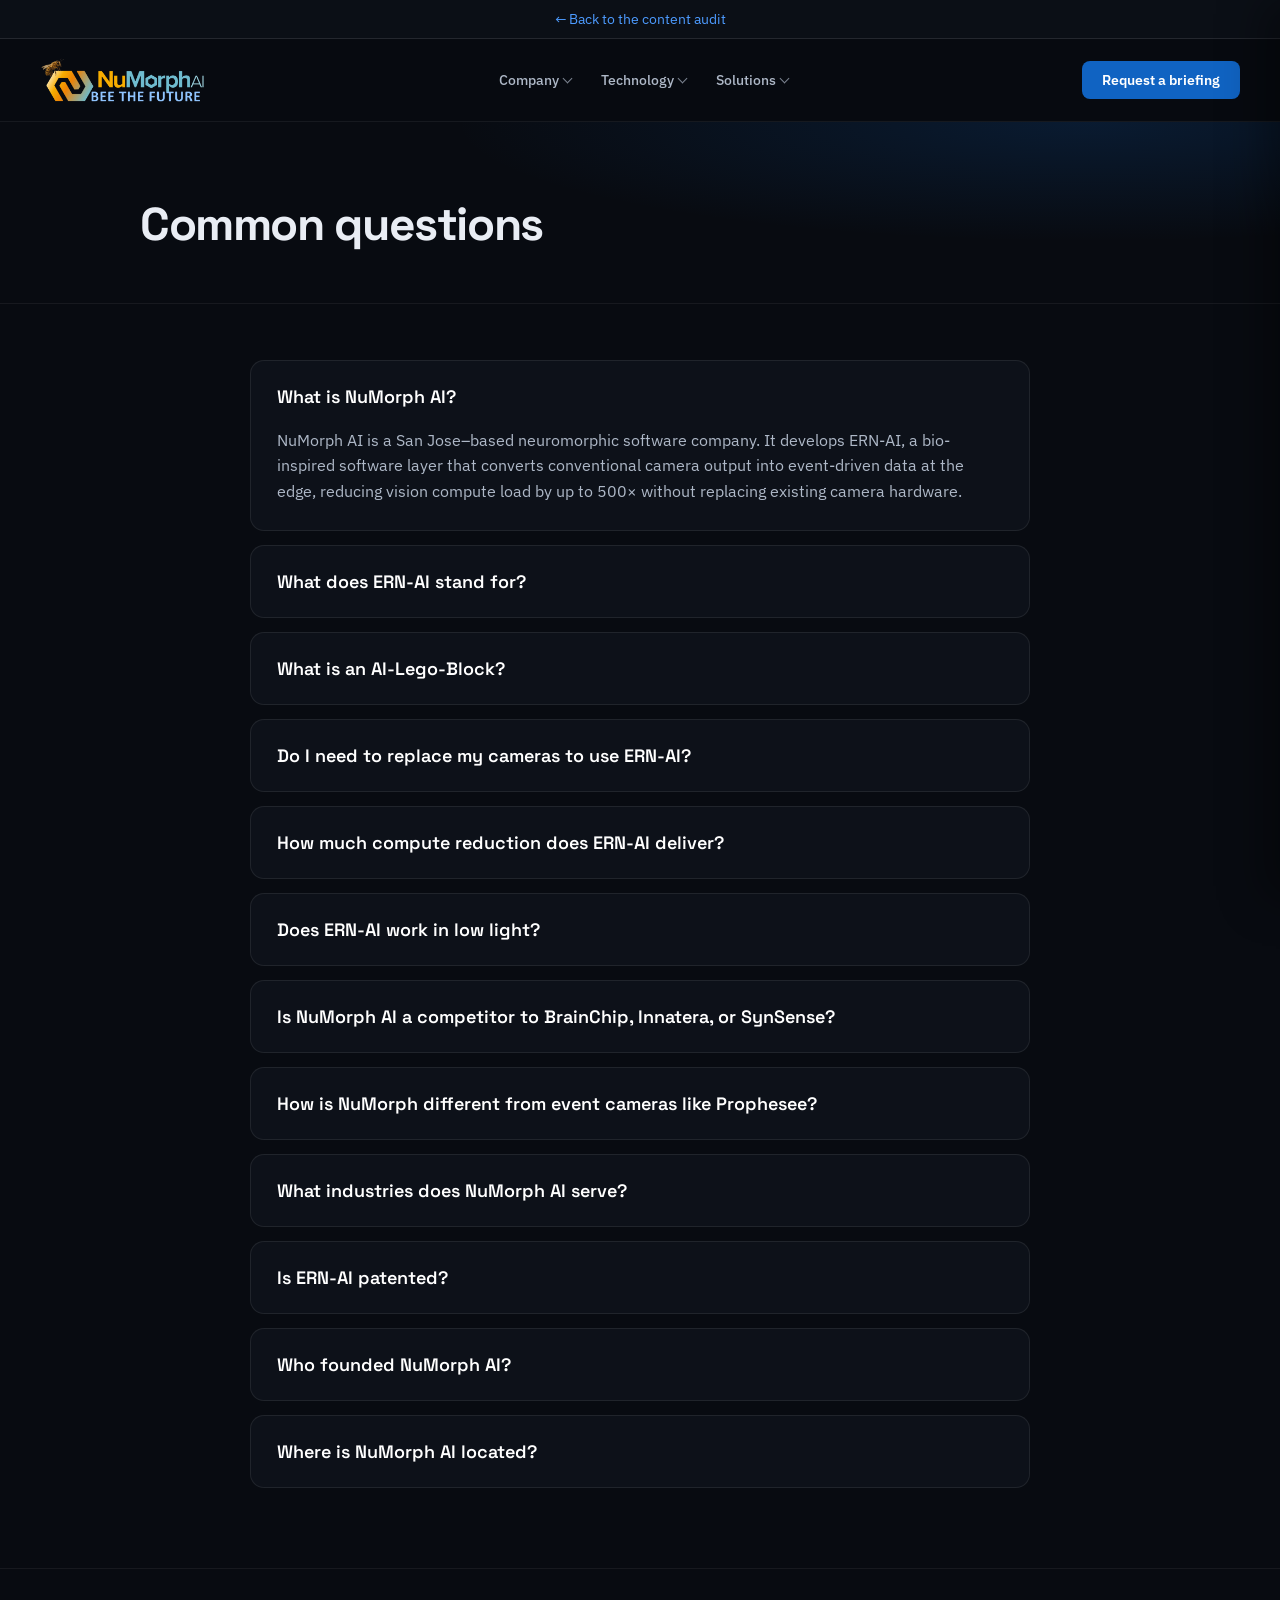
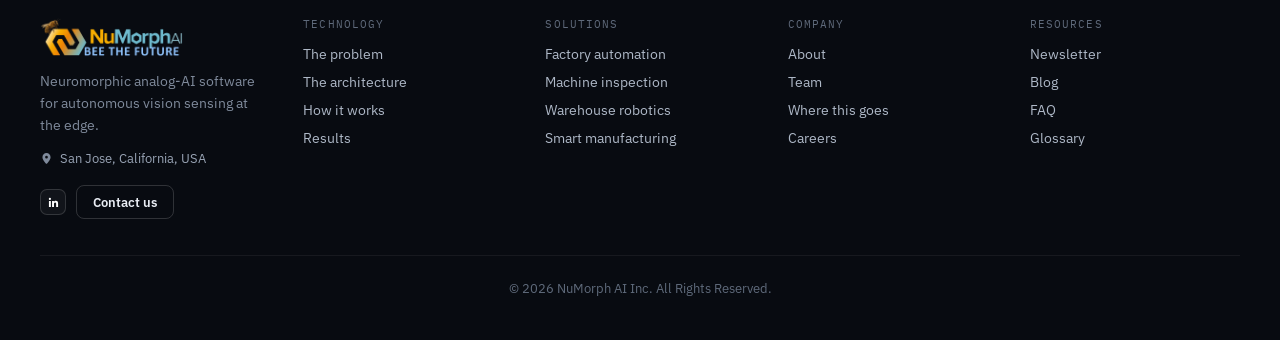
<file: first-draft/faq.html>
<!DOCTYPE html>
<html lang="en">
<head>
<meta charset="utf-8">
<meta name="viewport" content="width=device-width, initial-scale=1">
<title>Common Questions | NuMorph AI</title>
<meta name="description" content="Answers on ERN-AI, AI-Lego-Blocks, compute reduction, low-light performance, patent status, and how NuMorph AI compares to neuromorphic chip vendors.">
<meta name="author" content="NuMorph AI">
<link rel="canonical" href="https://numorph.ai/faq">
<meta property="og:type" content="website">
<meta property="og:site_name" content="NuMorph AI">
<meta property="og:title" content="Frequently Asked Questions | NuMorph AI">
<meta property="og:description" content="Answers on ERN-AI, AI-Lego-Blocks, compute reduction, low-light performance, patent status, and how NuMorph AI compares to neuromorphic chip vendors.">
<meta property="og:url" content="https://numorph.ai/faq">
<meta property="og:image" content="https://numorph.ai/assets/bio-hexagons.webp">
<meta name="twitter:card" content="summary_large_image">
<meta name="twitter:title" content="Frequently Asked Questions | NuMorph AI">
<meta name="twitter:description" content="Answers on ERN-AI, AI-Lego-Blocks, compute reduction, low-light performance, patent status, and how NuMorph AI compares to neuromorphic chip vendors.">
<meta name="twitter:image" content="https://numorph.ai/assets/bio-hexagons.webp">
<link rel="preconnect" href="https://fonts.googleapis.com">
<link rel="preconnect" href="https://fonts.gstatic.com" crossorigin>
<link href="https://fonts.googleapis.com/css2?family=Space+Grotesk:wght@400;500;600;700&family=IBM+Plex+Sans:wght@400;500;600&family=IBM+Plex+Mono:wght@400;500&display=swap" rel="stylesheet">
<link rel="stylesheet" href="css/style.css">
<script type="application/ld+json">
{
  "@context": "https://schema.org",
  "@graph": [
    {
      "@type": "WebPage",
      "@id": "https://numorph.ai/faq#webpage",
      "url": "https://numorph.ai/faq",
      "name": "Frequently Asked Questions \u2014 NuMorph AI",
      "description": "Answers on ERN-AI, AI-Lego-Blocks, compute reduction, low-light performance, patent status, and how NuMorph AI compares to neuromorphic chip vendors.",
      "isPartOf": {
        "@id": "/#website"
      },
      "inLanguage": "en-US",
      "author": { "@type": "Organization", "name": "NuMorph AI Inc.", "url": "/" },
      "publisher": { "@type": "Organization", "name": "NuMorph AI Inc.", "url": "/" },
      "dateModified": "2026-08-11"
    },
    {
      "@type": "FAQPage",
      "mainEntity": [
        {
          "@type": "Question",
          "name": "What is NuMorph AI?",
          "acceptedAnswer": { "@type": "Answer", "text": "NuMorph AI is a San Jose–based neuromorphic software company. It develops ERN-AI, a bio-inspired software layer that converts conventional camera output into event-driven data at the edge, reducing vision compute load by up to 500× without replacing existing camera hardware." }
        },
        {
          "@type": "Question",
          "name": "What does ERN-AI stand for?",
          "acceptedAnswer": { "@type": "Answer", "text": "ERN-AI stands for Evolutionary, Reconfigurable, Neuromorphic AI. It is NuMorph AI's patent-pending core software, built from arrays of AI-Lego-Blocks modeled on the visual neurology of honeybees." }
        },
        {
          "@type": "Question",
          "name": "What is an AI-Lego-Block?",
          "acceptedAnswer": { "@type": "Answer", "text": "An AI-Lego-Block (ALB) is the atomic processing unit of ERN-AI. Each ALB is a micro-scale neuromorphic element derived from honeybee neurology, operating at roughly 1000× lower power than equivalent frame-based processing, trained on local micro-data, and executing device-natively." }
        },
        {
          "@type": "Question",
          "name": "Do I need to replace my cameras to use ERN-AI?",
          "acceptedAnswer": { "@type": "Answer", "text": "No. ERN-AI is a software layer that runs on the digital CMOS camera infrastructure already installed. There is no requirement for new sensors, new silicon, or changes to the existing hardware stack." }
        },
        {
          "@type": "Question",
          "name": "How much compute reduction does ERN-AI deliver?",
          "acceptedAnswer": { "@type": "Answer", "text": "In proof-of-concept testing with a 10×10 ALB array configuration, ERN-AI demonstrated approximately 500× compute load reduction relative to frame-based processing of the same video input." }
        },
        {
          "@type": "Question",
          "name": "Does ERN-AI work in low light?",
          "acceptedAnswer": { "@type": "Answer", "text": "Yes. ERN-AI performs event-driven motion detection and classification in conditions below 5 lux without using infrared sensors or IR illumination. This was validated in proof-of-concept testing." }
        },
        {
          "@type": "Question",
          "name": "Is NuMorph AI a competitor to BrainChip, Innatera, or SynSense?",
          "acceptedAnswer": { "@type": "Answer", "text": "No. Those companies build neuromorphic chips and hardware platforms. NuMorph AI builds software that runs on such hardware as well as on conventional CMOS sensors, making the relationship complementary rather than competitive." }
        },
        {
          "@type": "Question",
          "name": "How is NuMorph different from event cameras like Prophesee?",
          "acceptedAnswer": { "@type": "Answer", "text": "Event camera vendors sell new sensor hardware, which requires replacing installed cameras. NuMorph delivers event-driven behavior in software on cameras that are already deployed, removing the hardware replacement cost and the migration timeline." }
        },
        {
          "@type": "Question",
          "name": "What industries does NuMorph AI serve?",
          "acceptedAnswer": { "@type": "Answer", "text": "NuMorph targets markets with high camera and sensor density and mature IT infrastructure: factory automation, machine inspection, warehouse robotics, and smart manufacturing, with extension into humanoid robotics, drones, defense, and automotive." }
        },
        {
          "@type": "Question",
          "name": "Is ERN-AI patented?",
          "acceptedAnswer": { "@type": "Answer", "text": "ERN-AI is patent pending. Proof-of-concept demonstrations have been completed and are available for review." }
        },
        {
          "@type": "Question",
          "name": "Who founded NuMorph AI?",
          "acceptedAnswer": { "@type": "Answer", "text": "NuMorph AI was founded by Dr. Deepak Srivastava, who holds a PhD in Quantum Physics and previously served as Senior Scientist and Group Lead at NASA Ames Research Center, where he won the Feynman Prize in Nanotechnology (Theory)." }
        },
        {
          "@type": "Question",
          "name": "Where is NuMorph AI located?",
          "acceptedAnswer": { "@type": "Answer", "text": "NuMorph AI is based in San Jose, California, United States." }
        }
      ]
    },
    {
      "@type": "BreadcrumbList",
      "itemListElement": [
        { "@type": "ListItem", "position": 1, "name": "Home", "item": "/" },
        { "@type": "ListItem", "position": 2, "name": "FAQ", "item": "faq" }
      ]
    }
  ]
}
</script>
</head>
<body>
<div style="background:#0b0f16;border-bottom:1px solid rgba(255,255,255,.1);padding:10px 24px;font-family:'IBM Plex Sans',system-ui,sans-serif;font-size:13.5px;text-align:center;color:#7f8a9b"><a href="../index.html" style="color:#4d9bff;text-decoration:none"><span aria-hidden="true">&#8592;</span> Back to the content audit</a></div>
<div style="max-width:100%;overflow-x:hidden">
<div id="nm-progress"></div>
<nav id="nm-nav">
  <a href="index.html" style="display:flex;align-items:center">
    <img src="assets/logo.webp" alt="NuMorph AI, Bee the Future" style="height:46px;width:auto;display:block">
  </a>
  <div class="nm-nav-inline">
<div class="nm-dropdown">
      <a href="company.html">Company</a>
      <div class="nm-dropdown-menu">
        <a href="company.html#about">About</a>
        <a href="company.html#team">Team</a>
        <a href="company.html#roadmap">Where this goes</a>
      </div>
    </div>
    <div class="nm-dropdown">
      <a href="technology.html">Technology</a>
      <div class="nm-dropdown-menu">
        <a href="technology.html#the-problem">The problem</a>
        <a href="technology.html#ern-ai">The architecture</a>
        <a href="technology.html#how-it-works">How it works</a>
        <a href="technology.html#poc-results">Results</a>
      </div>
    </div>
    <div class="nm-dropdown">
      <a href="solutions.html">Solutions</a>
      <div class="nm-dropdown-menu">
        <a href="solutions.html#factory-automation">Factory automation</a>
        <a href="solutions.html#machine-inspection">Machine inspection</a>
        <a href="solutions.html#warehouse-robotics">Warehouse robotics</a>
        <a href="solutions.html#smart-manufacturing">Smart manufacturing</a>
      </div>
    </div>
  </div>
  <div style="display:flex;align-items:center;gap:14px">
    <a href="index.html#contact" class="nm-cta">Request a briefing</a>
    <button class="nm-nav-toggle" type="button" aria-label="Open full menu" aria-expanded="false"><span></span><span></span><span></span></button>
  </div>
  <div class="nm-nav-links">
    <a href="company.html">Company</a>
    <a href="company.html#about">About</a>
    <a href="company.html#team">Team</a>
    <a href="company.html#roadmap">Where this goes</a>
    <a href="technology.html">Technology</a>
    <a href="technology.html#the-problem" class="nm-fm-sub">The problem</a>
    <a href="technology.html#ern-ai" class="nm-fm-sub">The architecture</a>
    <a href="technology.html#how-it-works" class="nm-fm-sub">How it works</a>
    <a href="technology.html#poc-results" class="nm-fm-sub">Results</a>
    <a href="solutions.html">Solutions</a>
    <a href="solutions.html#factory-automation" class="nm-fm-sub">Factory automation</a>
    <a href="solutions.html#machine-inspection" class="nm-fm-sub">Machine inspection</a>
    <a href="solutions.html#warehouse-robotics" class="nm-fm-sub">Warehouse robotics</a>
    <a href="solutions.html#smart-manufacturing" class="nm-fm-sub">Smart manufacturing</a>
    <a href="blog.html#newsletter">Newsletter</a>
    <a href="blog.html">Blog</a>
    <a href="faq.html">FAQ</a>
    <a href="glossary.html">Glossary</a>
    <a href="careers.html">Careers</a>
    <a href="index.html#contact" class="nm-cta">Request a briefing</a>
  </div>
</nav>

<header style="position:relative;padding:78px 40px 54px;overflow:hidden;border-bottom:1px solid rgba(255,255,255,.06)">
  <div style="position:absolute;inset:0;background:radial-gradient(90% 120% at 85% 0,rgba(16,99,194,.18),transparent 55%);pointer-events:none"></div>
  <div style="position:relative;max-width:1000px;margin:0 auto">
    <h1 style="font-family:'Space Grotesk',sans-serif;font-weight:700;font-size:46px;line-height:1.06;letter-spacing:-.03em;margin:0">Common questions</h1>
    </div>
</header>

<main style="max-width:860px;margin:0 auto;padding:56px 40px 80px">
  <div style="display:flex;flex-direction:column;gap:14px">
    <details open style="border:1px solid rgba(255,255,255,.08);border-radius:14px;background:#0d1119;padding:4px 26px">
      <summary style="cursor:pointer;list-style:none;font-family:'Space Grotesk',sans-serif;font-weight:600;font-size:18px;color:#fff;padding:20px 0">What is NuMorph AI?</summary>
      <p style="font-size:15.5px;line-height:1.65;color:#aeb8c7;margin:0 0 22px">NuMorph AI is a San Jose–based neuromorphic software company. It develops ERN-AI, a bio-inspired software layer that converts conventional camera output into event-driven data at the edge, reducing vision compute load by up to 500× without replacing existing camera hardware.</p>
    </details>
    <details style="border:1px solid rgba(255,255,255,.08);border-radius:14px;background:#0d1119;padding:4px 26px">
      <summary style="cursor:pointer;list-style:none;font-family:'Space Grotesk',sans-serif;font-weight:600;font-size:18px;color:#fff;padding:20px 0">What does ERN-AI stand for?</summary>
      <p style="font-size:15.5px;line-height:1.65;color:#aeb8c7;margin:0 0 22px">ERN-AI stands for Evolutionary, Reconfigurable, Neuromorphic AI. It is NuMorph AI's patent-pending core software, built from arrays of AI-Lego-Blocks modeled on the visual neurology of honeybees.</p>
    </details>
    <details style="border:1px solid rgba(255,255,255,.08);border-radius:14px;background:#0d1119;padding:4px 26px">
      <summary style="cursor:pointer;list-style:none;font-family:'Space Grotesk',sans-serif;font-weight:600;font-size:18px;color:#fff;padding:20px 0">What is an AI-Lego-Block?</summary>
      <p style="font-size:15.5px;line-height:1.65;color:#aeb8c7;margin:0 0 22px">An AI-Lego-Block (ALB) is the atomic processing unit of ERN-AI. Each ALB is a micro-scale neuromorphic element derived from honeybee neurology, operating at roughly 1000× lower power than equivalent frame-based processing, trained on local micro-data, and executing device-natively.</p>
    </details>
    <details style="border:1px solid rgba(255,255,255,.08);border-radius:14px;background:#0d1119;padding:4px 26px">
      <summary style="cursor:pointer;list-style:none;font-family:'Space Grotesk',sans-serif;font-weight:600;font-size:18px;color:#fff;padding:20px 0">Do I need to replace my cameras to use ERN-AI?</summary>
      <p style="font-size:15.5px;line-height:1.65;color:#aeb8c7;margin:0 0 22px">No. ERN-AI is a software layer that runs on the digital CMOS camera infrastructure already installed. There is no requirement for new sensors, new silicon, or changes to the existing hardware stack.</p>
    </details>
    <details style="border:1px solid rgba(255,255,255,.08);border-radius:14px;background:#0d1119;padding:4px 26px">
      <summary style="cursor:pointer;list-style:none;font-family:'Space Grotesk',sans-serif;font-weight:600;font-size:18px;color:#fff;padding:20px 0">How much compute reduction does ERN-AI deliver?</summary>
      <p style="font-size:15.5px;line-height:1.65;color:#aeb8c7;margin:0 0 22px">In proof-of-concept testing with a 10×10 ALB array configuration, ERN-AI demonstrated approximately 500× compute load reduction relative to frame-based processing of the same video input.</p>
    </details>
    <details style="border:1px solid rgba(255,255,255,.08);border-radius:14px;background:#0d1119;padding:4px 26px">
      <summary style="cursor:pointer;list-style:none;font-family:'Space Grotesk',sans-serif;font-weight:600;font-size:18px;color:#fff;padding:20px 0">Does ERN-AI work in low light?</summary>
      <p style="font-size:15.5px;line-height:1.65;color:#aeb8c7;margin:0 0 22px">Yes. ERN-AI performs event-driven motion detection and classification in conditions below 5 lux without using infrared sensors or IR illumination. This was validated in proof-of-concept testing.</p>
    </details>
    <details style="border:1px solid rgba(255,255,255,.08);border-radius:14px;background:#0d1119;padding:4px 26px">
      <summary style="cursor:pointer;list-style:none;font-family:'Space Grotesk',sans-serif;font-weight:600;font-size:18px;color:#fff;padding:20px 0">Is NuMorph AI a competitor to BrainChip, Innatera, or SynSense?</summary>
      <p style="font-size:15.5px;line-height:1.65;color:#aeb8c7;margin:0 0 22px">No. Those companies build neuromorphic chips and hardware platforms. NuMorph AI builds software that runs on such hardware as well as on conventional CMOS sensors, making the relationship complementary rather than competitive.</p>
    </details>
    <details style="border:1px solid rgba(255,255,255,.08);border-radius:14px;background:#0d1119;padding:4px 26px">
      <summary style="cursor:pointer;list-style:none;font-family:'Space Grotesk',sans-serif;font-weight:600;font-size:18px;color:#fff;padding:20px 0">How is NuMorph different from event cameras like Prophesee?</summary>
      <p style="font-size:15.5px;line-height:1.65;color:#aeb8c7;margin:0 0 22px">Event camera vendors sell new sensor hardware, which requires replacing installed cameras. NuMorph delivers event-driven behavior in software on cameras that are already deployed, removing the hardware replacement cost and the migration timeline.</p>
    </details>
    <details style="border:1px solid rgba(255,255,255,.08);border-radius:14px;background:#0d1119;padding:4px 26px">
      <summary style="cursor:pointer;list-style:none;font-family:'Space Grotesk',sans-serif;font-weight:600;font-size:18px;color:#fff;padding:20px 0">What industries does NuMorph AI serve?</summary>
      <p style="font-size:15.5px;line-height:1.65;color:#aeb8c7;margin:0 0 22px">NuMorph targets markets with high camera and sensor density and mature IT infrastructure: factory automation, machine inspection, warehouse robotics, and smart manufacturing, with extension into humanoid robotics, drones, defense, and automotive.</p>
    </details>
    <details style="border:1px solid rgba(255,255,255,.08);border-radius:14px;background:#0d1119;padding:4px 26px">
      <summary style="cursor:pointer;list-style:none;font-family:'Space Grotesk',sans-serif;font-weight:600;font-size:18px;color:#fff;padding:20px 0">Is ERN-AI patented?</summary>
      <p style="font-size:15.5px;line-height:1.65;color:#aeb8c7;margin:0 0 22px">ERN-AI is patent pending. Proof-of-concept demonstrations have been completed and are available for review.</p>
    </details>
    <details style="border:1px solid rgba(255,255,255,.08);border-radius:14px;background:#0d1119;padding:4px 26px">
      <summary style="cursor:pointer;list-style:none;font-family:'Space Grotesk',sans-serif;font-weight:600;font-size:18px;color:#fff;padding:20px 0">Who founded NuMorph AI?</summary>
      <p style="font-size:15.5px;line-height:1.65;color:#aeb8c7;margin:0 0 22px">NuMorph AI was founded by Dr. Deepak Srivastava, who holds a PhD in Quantum Physics and previously served as Senior Scientist and Group Lead at NASA Ames Research Center, where he won the Feynman Prize in Nanotechnology (Theory).</p>
    </details>
    <details style="border:1px solid rgba(255,255,255,.08);border-radius:14px;background:#0d1119;padding:4px 26px">
      <summary style="cursor:pointer;list-style:none;font-family:'Space Grotesk',sans-serif;font-weight:600;font-size:18px;color:#fff;padding:20px 0">Where is NuMorph AI located?</summary>
      <p style="font-size:15.5px;line-height:1.65;color:#aeb8c7;margin:0 0 22px">NuMorph AI is based in San Jose, California, United States.</p>
    </details>
  </div>
</main>

<footer style="border-top:1px solid rgba(255,255,255,.06);padding:48px 40px 44px;background:#080b11">
  <div class="nm-footer-grid" style="max-width:1240px;margin:0 auto">
    <div>
      <div style="display:flex;align-items:center;gap:11px;margin-bottom:14px">
        <img src="assets/logo.webp" alt="NuMorph AI" style="height:40px;width:auto;display:block">
      </div>
      <p style="font-size:13.5px;line-height:1.6;color:#7f8a9b;margin:0 0 14px;max-width:280px">Neuromorphic analog-AI software for autonomous vision sensing at the edge.</p>
      <div style="display:flex;align-items:center;gap:7px;font-size:13px;color:#98a3b4;margin-bottom:18px">
        <svg viewBox="0 0 24 24" width="13" height="13" fill="#7f8a9b" aria-hidden="true"><path d="M12 2C7.86 2 4.5 5.36 4.5 9.5c0 5.5 7.5 12.5 7.5 12.5s7.5-7 7.5-12.5C19.5 5.36 16.14 2 12 2zm0 10a2.5 2.5 0 1 1 0-5 2.5 2.5 0 0 1 0 5z"/></svg>
        San Jose, California, USA
      </div>
      <div style="display:flex;align-items:center;gap:10px">
        <a href="https://www.linkedin.com/company/numorph-ai-inc/posts/?feedView=all" target="_blank" rel="noopener" class="nm-social" aria-label="NuMorph AI on LinkedIn"><svg viewBox="0 0 24 24" aria-hidden="true"><path d="M20.447 20.452h-3.554v-5.569c0-1.328-.027-3.037-1.852-3.037-1.853 0-2.136 1.445-2.136 2.939v5.667H9.351V9h3.414v1.561h.046c.477-.9 1.637-1.85 3.37-1.85 3.601 0 4.267 2.37 4.267 5.455v6.286zM5.337 7.433a2.062 2.062 0 1 1 0-4.124 2.062 2.062 0 0 1 0 4.124zM7.114 20.452H3.558V9h3.556v11.452z"/></svg></a>
        <a href="index.html#contact" class="nm-contact-btn">Contact us</a>
      </div>
    </div>
    <div>
      <a href="technology.html" class="nm-footer-head" style="font-family:'IBM Plex Mono',monospace;font-size:11px;letter-spacing:.1em;margin-bottom:14px">TECHNOLOGY</a>
      <div style="display:flex;flex-direction:column;gap:10px;font-size:13.5px">
        <a href="technology.html#the-problem" style="color:#aeb8c7">The problem</a>
        <a href="technology.html#ern-ai" style="color:#aeb8c7">The architecture</a>
        <a href="technology.html#how-it-works" style="color:#aeb8c7">How it works</a>
        <a href="technology.html#poc-results" style="color:#aeb8c7">Results</a>
      </div>
    </div>
    <div>
      <a href="solutions.html" class="nm-footer-head" style="font-family:'IBM Plex Mono',monospace;font-size:11px;letter-spacing:.1em;margin-bottom:14px">SOLUTIONS</a>
      <div style="display:flex;flex-direction:column;gap:10px;font-size:13.5px">
        <a href="solutions.html#factory-automation" style="color:#aeb8c7">Factory automation</a>
        <a href="solutions.html#machine-inspection" style="color:#aeb8c7">Machine inspection</a>
        <a href="solutions.html#warehouse-robotics" style="color:#aeb8c7">Warehouse robotics</a>
        <a href="solutions.html#smart-manufacturing" style="color:#aeb8c7">Smart manufacturing</a>
      </div>
    </div>
    <div>
      <a href="company.html" class="nm-footer-head" style="font-family:'IBM Plex Mono',monospace;font-size:11px;letter-spacing:.1em;margin-bottom:14px">COMPANY</a>
      <div style="display:flex;flex-direction:column;gap:10px;font-size:13.5px">
        <a href="company.html#about" style="color:#aeb8c7">About</a>
        <a href="company.html#team" style="color:#aeb8c7">Team</a>
        <a href="company.html#roadmap" style="color:#aeb8c7">Where this goes</a>
        <a href="careers.html" style="color:#aeb8c7">Careers</a>
      </div>
    </div>
    <div>
      <div style="font-family:'IBM Plex Mono',monospace;font-size:11px;letter-spacing:.1em;color:#5f6a7b;margin-bottom:14px">RESOURCES</div>
      <div style="display:flex;flex-direction:column;gap:10px;font-size:13.5px">
        <a href="blog.html#newsletter" style="color:#aeb8c7">Newsletter</a>
        <a href="blog.html" style="color:#aeb8c7">Blog</a>
        <a href="faq.html" style="color:#aeb8c7">FAQ</a>
        <a href="glossary.html" style="color:#aeb8c7">Glossary</a>
      </div>
    </div>
  </div>
  <div style="max-width:1240px;margin:36px auto 0;padding-top:24px;border-top:1px solid rgba(255,255,255,.06);text-align:center">
    <div style="font-size:12.5px;color:#5f6a7b">© 2026 NuMorph AI Inc. All Rights Reserved.</div>
  </div>
</footer>
</div>
<script src="js/main.js"></script>
</body>
</html>
</file>
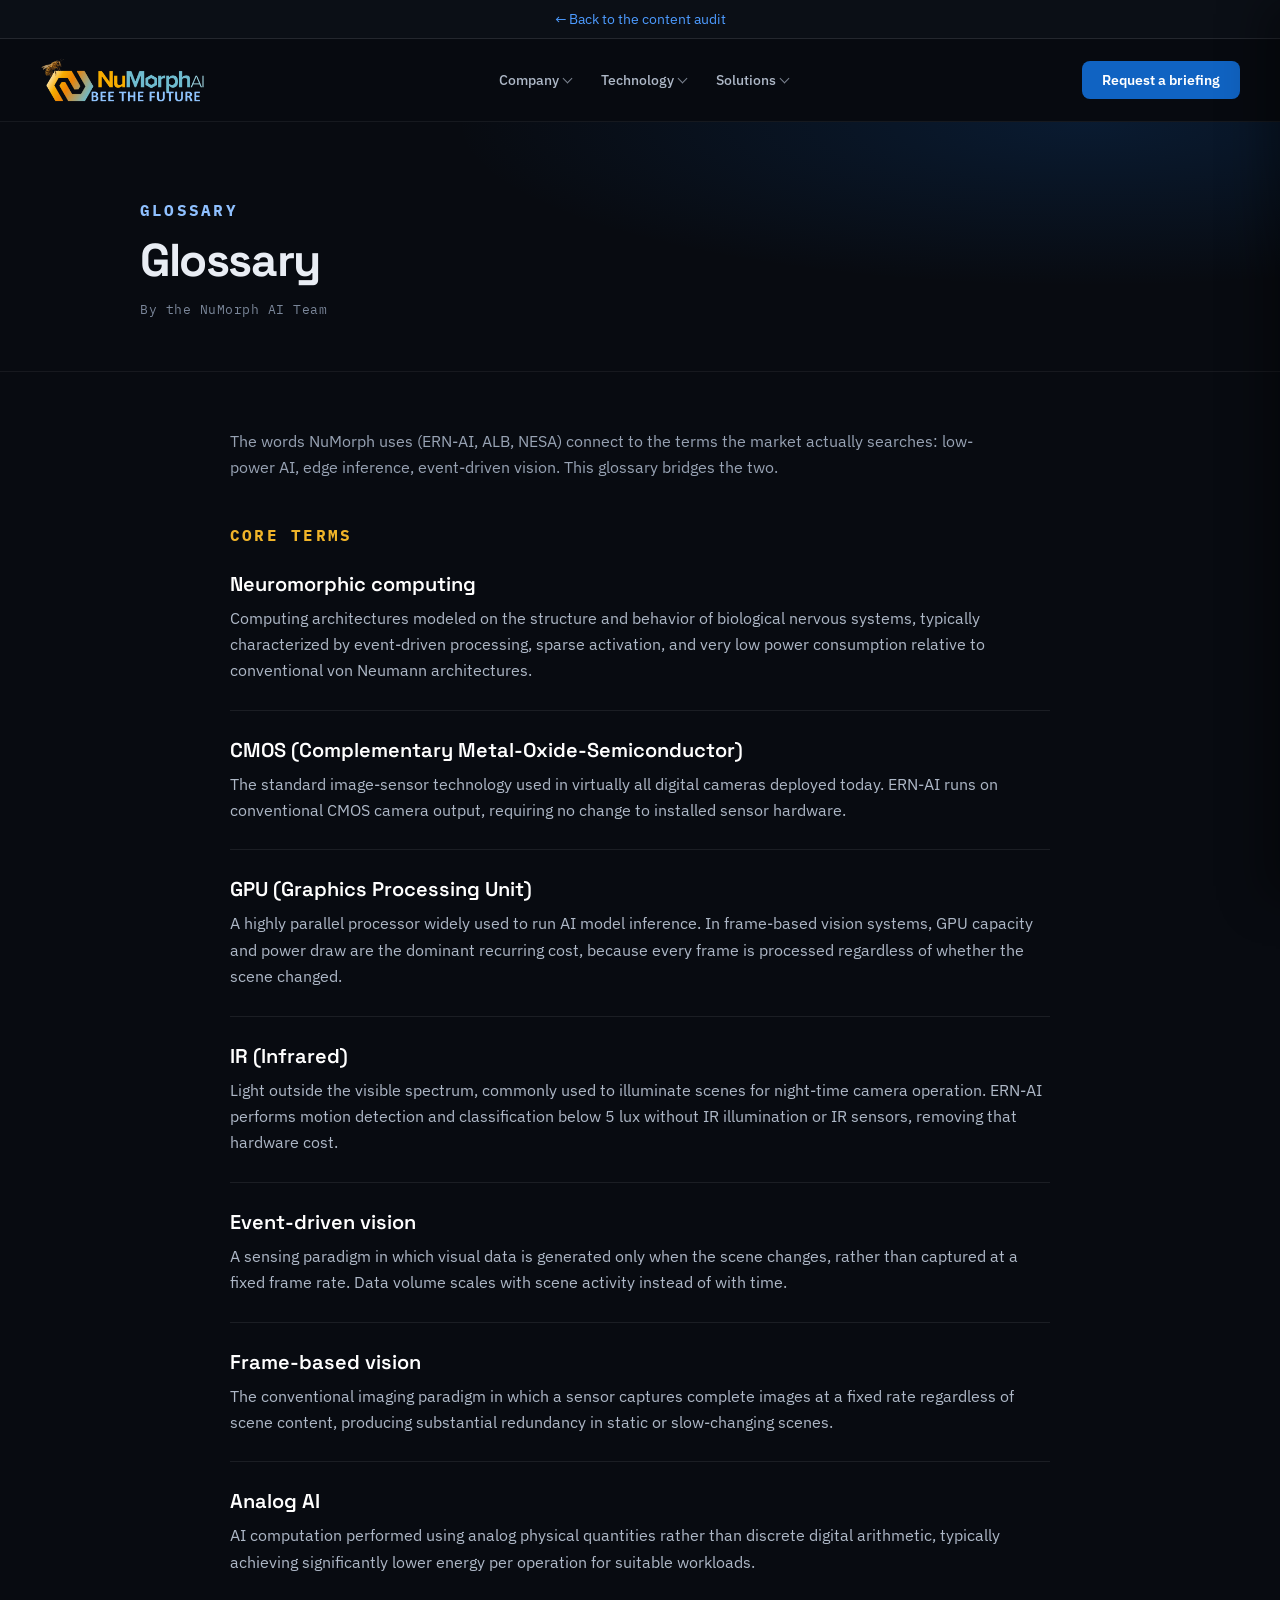
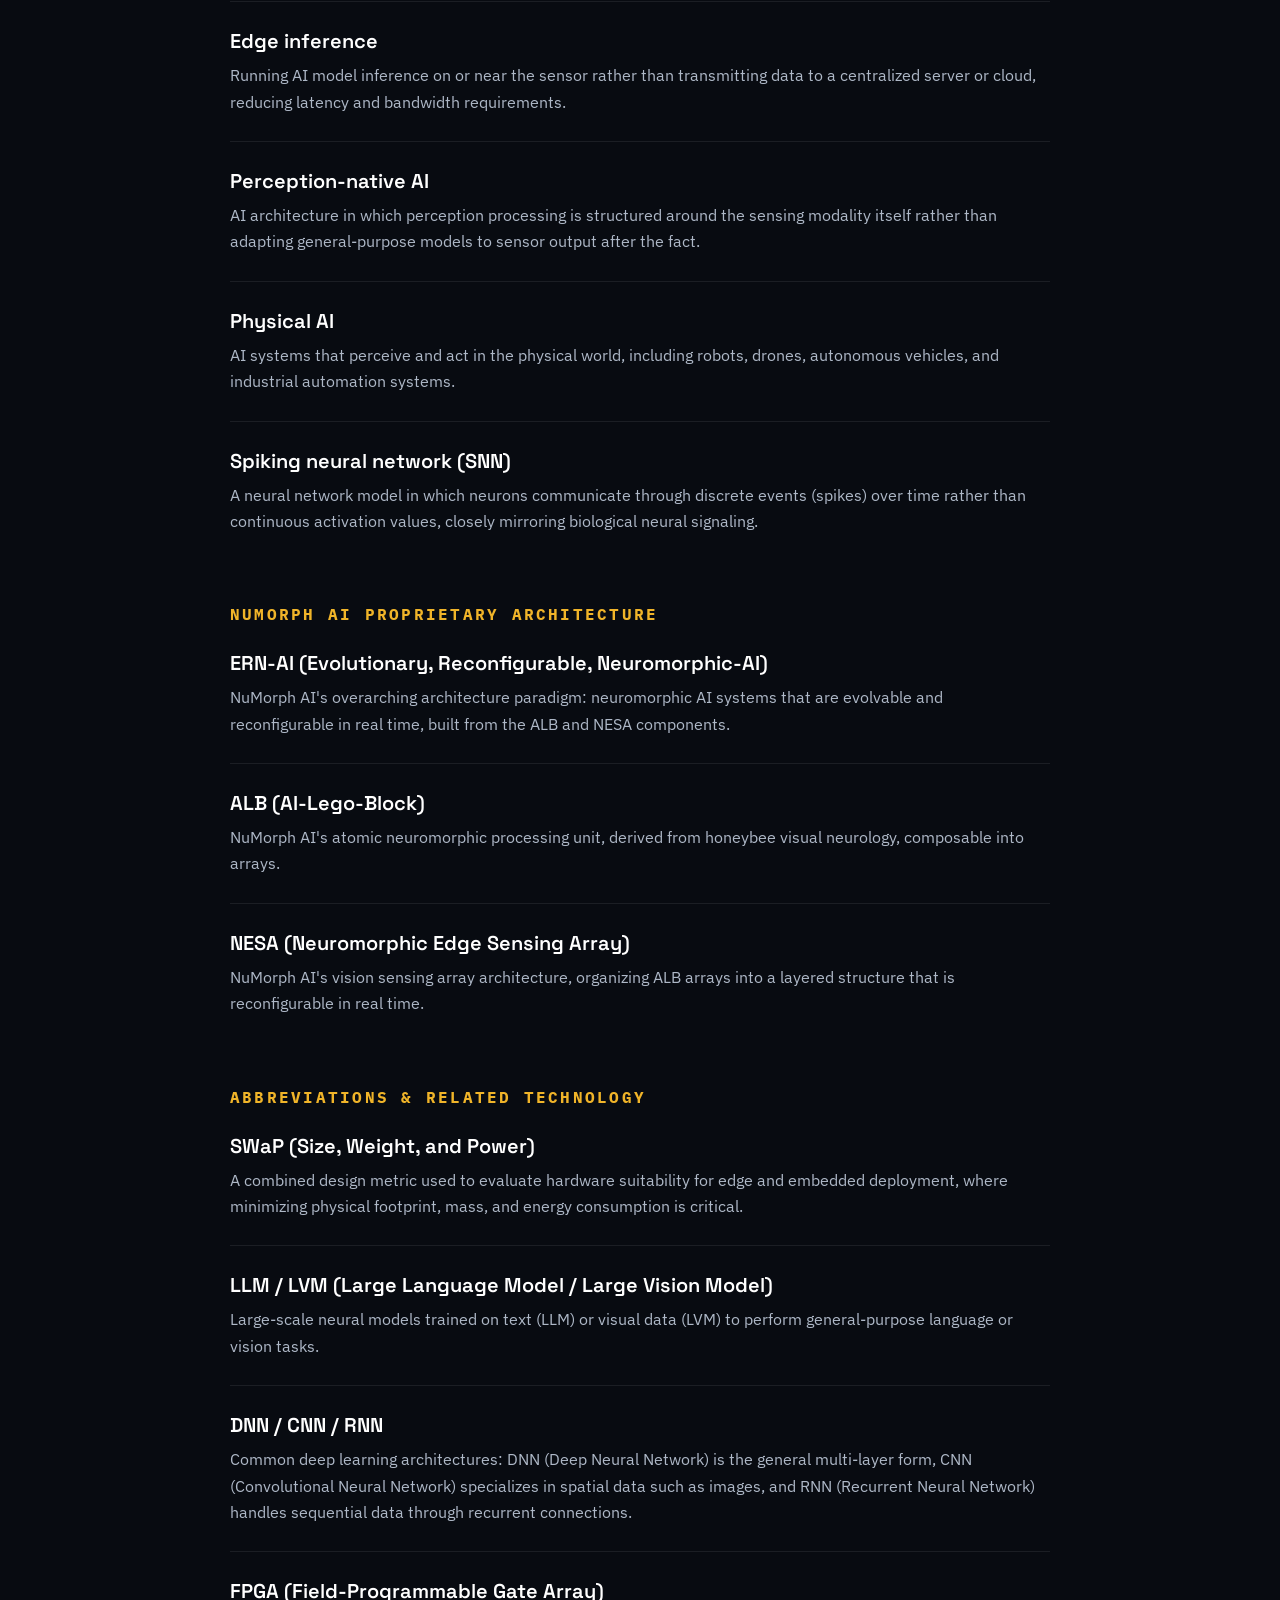
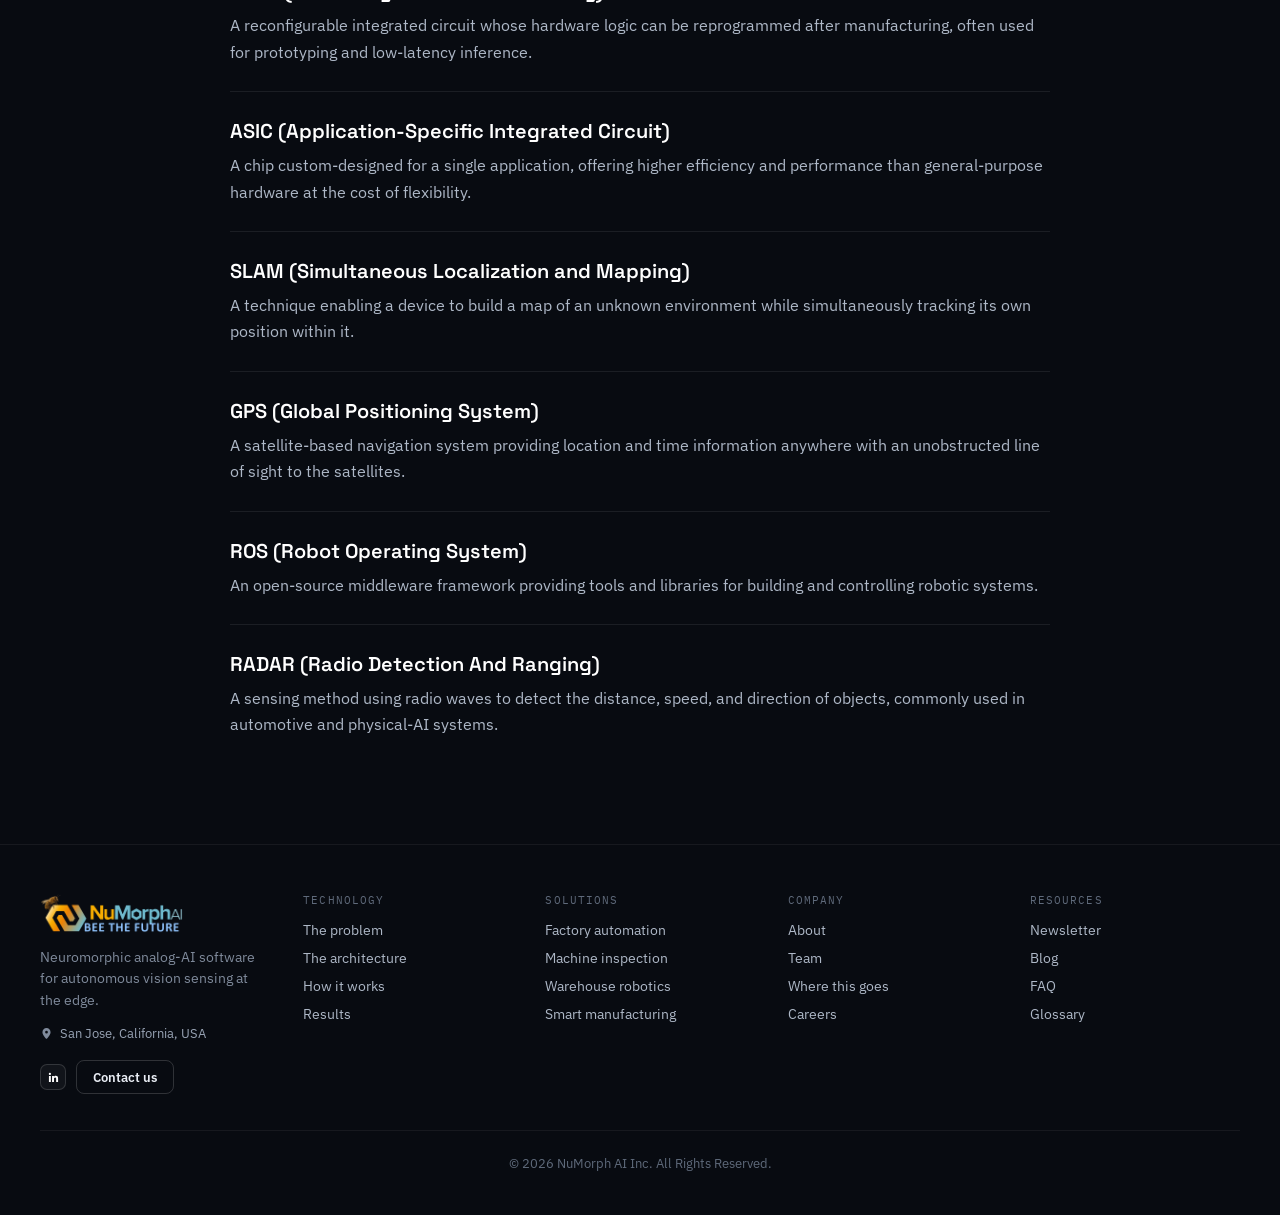
<file: first-draft/glossary.html>
<!DOCTYPE html>
<html lang="en">
<head>
<meta charset="utf-8">
<meta name="viewport" content="width=device-width, initial-scale=1">
<title>Glossary | Neuromorphic Computing | NuMorph AI</title>
<meta name="description" content="Definitions for neuromorphic computing, event-driven vision, ERN-AI, ALB, NESA, and related terms (SWaP, LLM/LVM, DNN/CNN/RNN, FPGA, ASIC, SLAM, ROS).">
<meta name="author" content="NuMorph AI">
<link rel="canonical" href="https://numorph.ai/glossary">
<meta property="og:type" content="website">
<meta property="og:site_name" content="NuMorph AI">
<meta property="og:title" content="Neuromorphic Computing Glossary | NuMorph AI">
<meta property="og:description" content="Definitions for neuromorphic computing, event-driven vision, ERN-AI, ALB, NESA, and related terms (SWaP, LLM/LVM, DNN/CNN/RNN, FPGA, ASIC, SLAM, ROS).">
<meta property="og:url" content="https://numorph.ai/glossary">
<meta property="og:image" content="https://numorph.ai/assets/bio-hexagons.webp">
<meta name="twitter:card" content="summary_large_image">
<meta name="twitter:title" content="Neuromorphic Computing Glossary | NuMorph AI">
<meta name="twitter:description" content="Definitions for neuromorphic computing, event-driven vision, ERN-AI, ALB, NESA, and related terms (SWaP, LLM/LVM, DNN/CNN/RNN, FPGA, ASIC, SLAM, ROS).">
<meta name="twitter:image" content="https://numorph.ai/assets/bio-hexagons.webp">
<link rel="preconnect" href="https://fonts.googleapis.com">
<link rel="preconnect" href="https://fonts.gstatic.com" crossorigin>
<link href="https://fonts.googleapis.com/css2?family=Space+Grotesk:wght@400;500;600;700&family=IBM+Plex+Sans:wght@400;500;600&family=IBM+Plex+Mono:wght@400;500&display=swap" rel="stylesheet">
<link rel="stylesheet" href="css/style.css">
<script type="application/ld+json">
{
  "@context": "https://schema.org",
  "@graph": [
    {
      "@type": "WebPage",
      "@id": "https://numorph.ai/glossary#webpage",
      "url": "https://numorph.ai/glossary",
      "name": "Neuromorphic Computing Glossary | NuMorph AI",
      "description": "Definitions for neuromorphic computing, event-driven vision, ERN-AI, ALB, NESA, and related terms (SWaP, LLM/LVM, DNN/CNN/RNN, FPGA, ASIC, SLAM, ROS).",
      "isPartOf": {
        "@id": "/#website"
      },
      "inLanguage": "en-US",
      "author": { "@type": "Organization", "name": "NuMorph AI Inc.", "url": "/" },
      "publisher": { "@type": "Organization", "name": "NuMorph AI Inc.", "url": "/" },
      "dateModified": "2026-08-11"
    },
    {
      "@type": "DefinedTermSet",
      "name": "NuMorph AI Glossary",
      "description": "Definitions for neuromorphic computing, event-driven vision, ERN-AI, ALB, NESA, and related abbreviations.",
      "hasDefinedTerm": [
        { "@type": "DefinedTerm", "name": "Neuromorphic computing", "description": "Computing architectures modeled on the structure and behavior of biological nervous systems, typically characterized by event-driven processing, sparse activation, and very low power consumption relative to conventional von Neumann architectures." },
        { "@type": "DefinedTerm", "name": "Event-driven vision", "description": "A sensing paradigm in which visual data is generated only when the scene changes, rather than captured at a fixed frame rate. Data volume scales with scene activity instead of with time." },
        { "@type": "DefinedTerm", "name": "Frame-based vision", "description": "The conventional imaging paradigm in which a sensor captures complete images at a fixed rate regardless of scene content, producing substantial redundancy in static or slow-changing scenes." },
        { "@type": "DefinedTerm", "name": "Analog AI", "description": "AI computation performed using analog physical quantities rather than discrete digital arithmetic, typically achieving significantly lower energy per operation for suitable workloads." },
        { "@type": "DefinedTerm", "name": "Edge inference", "description": "Running AI model inference on or near the sensor rather than transmitting data to a centralized server or cloud, reducing latency and bandwidth requirements." },
        { "@type": "DefinedTerm", "name": "Perception-native AI", "description": "AI architecture in which perception processing is structured around the sensing modality itself rather than adapting general-purpose models to sensor output after the fact." },
        { "@type": "DefinedTerm", "name": "Physical AI", "description": "AI systems that perceive and act in the physical world, including robots, drones, autonomous vehicles, and industrial automation systems." },
        { "@type": "DefinedTerm", "name": "Spiking neural network (SNN)", "description": "A neural network model in which neurons communicate through discrete events (spikes) over time rather than continuous activation values, closely mirroring biological neural signaling." },
        { "@type": "DefinedTerm", "name": "ERN-AI (Evolutionary, Reconfigurable, Neuromorphic-AI)", "description": "NuMorph AI's overarching architecture paradigm: neuromorphic AI systems that are evolvable and reconfigurable in real time, built from the ALB and NESA components." },
        { "@type": "DefinedTerm", "name": "ALB (AI-Lego-Block)", "description": "NuMorph AI's atomic neuromorphic processing unit, derived from honeybee visual neurology, composable into arrays." },
        { "@type": "DefinedTerm", "name": "NESA (Neuromorphic Edge Sensing Array)", "description": "NuMorph AI's vision sensing array architecture, organizing ALB arrays into a layered structure that is reconfigurable in real time." },
        { "@type": "DefinedTerm", "name": "SWaP (Size, Weight, and Power)", "description": "A combined design metric used to evaluate hardware suitability for edge and embedded deployment, where minimizing physical footprint, mass, and energy consumption is critical." },
        { "@type": "DefinedTerm", "name": "LLM / LVM (Large Language Model / Large Vision Model)", "description": "Large-scale neural models trained on text (LLM) or visual data (LVM) to perform general-purpose language or vision tasks." },
        { "@type": "DefinedTerm", "name": "DNN / CNN / RNN", "description": "Common deep learning architectures: DNN (Deep Neural Network) is the general multi-layer form, CNN (Convolutional Neural Network) specializes in spatial data such as images, and RNN (Recurrent Neural Network) handles sequential data through recurrent connections." },
        { "@type": "DefinedTerm", "name": "FPGA (Field-Programmable Gate Array)", "description": "A reconfigurable integrated circuit whose hardware logic can be reprogrammed after manufacturing, often used for prototyping and low-latency inference." },
        { "@type": "DefinedTerm", "name": "ASIC (Application-Specific Integrated Circuit)", "description": "A chip custom-designed for a single application, offering higher efficiency and performance than general-purpose hardware at the cost of flexibility." },
        { "@type": "DefinedTerm", "name": "SLAM (Simultaneous Localization and Mapping)", "description": "A technique enabling a device to build a map of an unknown environment while simultaneously tracking its own position within it." },
        { "@type": "DefinedTerm", "name": "GPS (Global Positioning System)", "description": "A satellite-based navigation system providing location and time information anywhere with an unobstructed line of sight to the satellites." },
        { "@type": "DefinedTerm", "name": "ROS (Robot Operating System)", "description": "An open-source middleware framework providing tools and libraries for building and controlling robotic systems." },
        { "@type": "DefinedTerm", "name": "RADAR (Radio Detection And Ranging)", "description": "A sensing method using radio waves to detect the distance, speed, and direction of objects, commonly used in automotive and physical-AI systems." }
      ]
    },
    {
      "@type": "BreadcrumbList",
      "itemListElement": [
        { "@type": "ListItem", "position": 1, "name": "Home", "item": "/" },
        { "@type": "ListItem", "position": 2, "name": "Glossary", "item": "glossary" }
      ]
    }
  ]
}
</script>
</head>
<body>
<div style="background:#0b0f16;border-bottom:1px solid rgba(255,255,255,.1);padding:10px 24px;font-family:'IBM Plex Sans',system-ui,sans-serif;font-size:13.5px;text-align:center;color:#7f8a9b"><a href="../index.html" style="color:#4d9bff;text-decoration:none"><span aria-hidden="true">&#8592;</span> Back to the content audit</a></div>
<div style="max-width:100%;overflow-x:hidden">
<div id="nm-progress"></div>
<nav id="nm-nav">
  <a href="index.html" style="display:flex;align-items:center">
    <img src="assets/logo.webp" alt="NuMorph AI, Bee the Future" style="height:46px;width:auto;display:block">
  </a>
  <div class="nm-nav-inline">
<div class="nm-dropdown">
      <a href="company.html">Company</a>
      <div class="nm-dropdown-menu">
        <a href="company.html#about">About</a>
        <a href="company.html#team">Team</a>
        <a href="company.html#roadmap">Where this goes</a>
      </div>
    </div>
    <div class="nm-dropdown">
      <a href="technology.html">Technology</a>
      <div class="nm-dropdown-menu">
        <a href="technology.html#the-problem">The problem</a>
        <a href="technology.html#ern-ai">The architecture</a>
        <a href="technology.html#how-it-works">How it works</a>
        <a href="technology.html#poc-results">Results</a>
      </div>
    </div>
    <div class="nm-dropdown">
      <a href="solutions.html">Solutions</a>
      <div class="nm-dropdown-menu">
        <a href="solutions.html#factory-automation">Factory automation</a>
        <a href="solutions.html#machine-inspection">Machine inspection</a>
        <a href="solutions.html#warehouse-robotics">Warehouse robotics</a>
        <a href="solutions.html#smart-manufacturing">Smart manufacturing</a>
      </div>
    </div>
  </div>
  <div style="display:flex;align-items:center;gap:14px">
    <a href="index.html#contact" class="nm-cta">Request a briefing</a>
    <button class="nm-nav-toggle" type="button" aria-label="Open full menu" aria-expanded="false"><span></span><span></span><span></span></button>
  </div>
  <div class="nm-nav-links">
    <a href="company.html">Company</a>
    <a href="company.html#about">About</a>
    <a href="company.html#team">Team</a>
    <a href="company.html#roadmap">Where this goes</a>
    <a href="technology.html">Technology</a>
    <a href="technology.html#the-problem" class="nm-fm-sub">The problem</a>
    <a href="technology.html#ern-ai" class="nm-fm-sub">The architecture</a>
    <a href="technology.html#how-it-works" class="nm-fm-sub">How it works</a>
    <a href="technology.html#poc-results" class="nm-fm-sub">Results</a>
    <a href="solutions.html">Solutions</a>
    <a href="solutions.html#factory-automation" class="nm-fm-sub">Factory automation</a>
    <a href="solutions.html#machine-inspection" class="nm-fm-sub">Machine inspection</a>
    <a href="solutions.html#warehouse-robotics" class="nm-fm-sub">Warehouse robotics</a>
    <a href="solutions.html#smart-manufacturing" class="nm-fm-sub">Smart manufacturing</a>
    <a href="blog.html#newsletter">Newsletter</a>
    <a href="blog.html">Blog</a>
    <a href="faq.html">FAQ</a>
    <a href="glossary.html">Glossary</a>
    <a href="careers.html">Careers</a>
    <a href="index.html#contact" class="nm-cta">Request a briefing</a>
  </div>
</nav>

<header style="position:relative;padding:78px 40px 54px;overflow:hidden;border-bottom:1px solid rgba(255,255,255,.06)">
  <div style="position:absolute;inset:0;background:radial-gradient(90% 120% at 85% 0,rgba(16,99,194,.18),transparent 55%);pointer-events:none"></div>
  <div style="position:relative;max-width:1000px;margin:0 auto">
    <div style="font-family:'IBM Plex Mono',monospace;font-size:16px;letter-spacing:.14em;font-weight:700;color:#8fc0ff;margin-bottom:16px">GLOSSARY</div>
    <h1 style="font-family:'Space Grotesk',sans-serif;font-weight:700;font-size:46px;line-height:1.06;letter-spacing:-.03em;margin:0">Glossary</h1>
    <div style="font-family:'IBM Plex Mono',monospace;font-size:12.5px;letter-spacing:.04em;color:#7a8699;margin:16px 0 0">By the NuMorph AI Team</div>
  </div>
</header>

<main style="max-width:900px;margin:0 auto;padding:56px 40px 80px">
  <p style="font-size:16px;line-height:1.65;color:#98a3b4;margin:0 0 8px;max-width:760px">The words NuMorph uses (ERN-AI, ALB, NESA) connect to the terms the market actually searches: low-power AI, edge inference, event-driven vision. This glossary bridges the two.</p>

  <div style="font-family:'IBM Plex Mono',monospace;font-size:16px;font-weight:700;letter-spacing:.14em;color:#f0b429;margin:44px 0 0">CORE TERMS</div>
  <dl style="margin:0;display:flex;flex-direction:column;gap:0">
    <div style="padding:26px 0;border-bottom:1px solid rgba(255,255,255,.08)">
      <dt style="font-family:'Space Grotesk',sans-serif;font-weight:600;font-size:20px;color:#fff;margin-bottom:8px">Neuromorphic computing</dt>
      <dd style="margin:0;font-size:16px;line-height:1.65;color:#aeb8c7">Computing architectures modeled on the structure and behavior of biological nervous systems, typically characterized by event-driven processing, sparse activation, and very low power consumption relative to conventional von Neumann architectures.</dd>
    </div>
    <div style="padding:26px 0;border-bottom:1px solid rgba(255,255,255,.08)" id="cmos">
      <dt style="font-family:'Space Grotesk',sans-serif;font-weight:600;font-size:20px;color:#fff;margin-bottom:8px">CMOS (Complementary Metal-Oxide-Semiconductor)</dt>
      <dd style="margin:0;font-size:16px;line-height:1.65;color:#aeb8c7">The standard image-sensor technology used in virtually all digital cameras deployed today. ERN-AI runs on conventional CMOS camera output, requiring no change to installed sensor hardware.</dd>
    </div>
    <div style="padding:26px 0;border-bottom:1px solid rgba(255,255,255,.08)" id="gpu">
      <dt style="font-family:'Space Grotesk',sans-serif;font-weight:600;font-size:20px;color:#fff;margin-bottom:8px">GPU (Graphics Processing Unit)</dt>
      <dd style="margin:0;font-size:16px;line-height:1.65;color:#aeb8c7">A highly parallel processor widely used to run AI model inference. In frame-based vision systems, GPU capacity and power draw are the dominant recurring cost, because every frame is processed regardless of whether the scene changed.</dd>
    </div>
    <div style="padding:26px 0;border-bottom:1px solid rgba(255,255,255,.08)" id="ir">
      <dt style="font-family:'Space Grotesk',sans-serif;font-weight:600;font-size:20px;color:#fff;margin-bottom:8px">IR (Infrared)</dt>
      <dd style="margin:0;font-size:16px;line-height:1.65;color:#aeb8c7">Light outside the visible spectrum, commonly used to illuminate scenes for night-time camera operation. ERN-AI performs motion detection and classification below 5 lux without IR illumination or IR sensors, removing that hardware cost.</dd>
    </div>
    <div style="padding:26px 0;border-bottom:1px solid rgba(255,255,255,.08)">
      <dt style="font-family:'Space Grotesk',sans-serif;font-weight:600;font-size:20px;color:#fff;margin-bottom:8px">Event-driven vision</dt>
      <dd style="margin:0;font-size:16px;line-height:1.65;color:#aeb8c7">A sensing paradigm in which visual data is generated only when the scene changes, rather than captured at a fixed frame rate. Data volume scales with scene activity instead of with time.</dd>
    </div>
    <div style="padding:26px 0;border-bottom:1px solid rgba(255,255,255,.08)">
      <dt style="font-family:'Space Grotesk',sans-serif;font-weight:600;font-size:20px;color:#fff;margin-bottom:8px">Frame-based vision</dt>
      <dd style="margin:0;font-size:16px;line-height:1.65;color:#aeb8c7">The conventional imaging paradigm in which a sensor captures complete images at a fixed rate regardless of scene content, producing substantial redundancy in static or slow-changing scenes.</dd>
    </div>
    <div style="padding:26px 0;border-bottom:1px solid rgba(255,255,255,.08)">
      <dt style="font-family:'Space Grotesk',sans-serif;font-weight:600;font-size:20px;color:#fff;margin-bottom:8px">Analog AI</dt>
      <dd style="margin:0;font-size:16px;line-height:1.65;color:#aeb8c7">AI computation performed using analog physical quantities rather than discrete digital arithmetic, typically achieving significantly lower energy per operation for suitable workloads.</dd>
    </div>
    <div style="padding:26px 0;border-bottom:1px solid rgba(255,255,255,.08)">
      <dt style="font-family:'Space Grotesk',sans-serif;font-weight:600;font-size:20px;color:#fff;margin-bottom:8px">Edge inference</dt>
      <dd style="margin:0;font-size:16px;line-height:1.65;color:#aeb8c7">Running AI model inference on or near the sensor rather than transmitting data to a centralized server or cloud, reducing latency and bandwidth requirements.</dd>
    </div>
    <div style="padding:26px 0;border-bottom:1px solid rgba(255,255,255,.08)">
      <dt style="font-family:'Space Grotesk',sans-serif;font-weight:600;font-size:20px;color:#fff;margin-bottom:8px">Perception-native AI</dt>
      <dd style="margin:0;font-size:16px;line-height:1.65;color:#aeb8c7">AI architecture in which perception processing is structured around the sensing modality itself rather than adapting general-purpose models to sensor output after the fact.</dd>
    </div>
    <div style="padding:26px 0;border-bottom:1px solid rgba(255,255,255,.08)">
      <dt style="font-family:'Space Grotesk',sans-serif;font-weight:600;font-size:20px;color:#fff;margin-bottom:8px">Physical AI</dt>
      <dd style="margin:0;font-size:16px;line-height:1.65;color:#aeb8c7">AI systems that perceive and act in the physical world, including robots, drones, autonomous vehicles, and industrial automation systems.</dd>
    </div>
    <div style="padding:26px 0">
      <dt style="font-family:'Space Grotesk',sans-serif;font-weight:600;font-size:20px;color:#fff;margin-bottom:8px">Spiking neural network (SNN)</dt>
      <dd style="margin:0;font-size:16px;line-height:1.65;color:#aeb8c7">A neural network model in which neurons communicate through discrete events (spikes) over time rather than continuous activation values, closely mirroring biological neural signaling.</dd>
    </div>
  </dl>

  <div style="font-family:'IBM Plex Mono',monospace;font-size:16px;font-weight:700;letter-spacing:.14em;color:#f0b429;margin:44px 0 0">NUMORPH AI PROPRIETARY ARCHITECTURE</div>
  <dl style="margin:0;display:flex;flex-direction:column;gap:0">
    <div style="padding:26px 0;border-bottom:1px solid rgba(255,255,255,.08)" id="ern-ai">
      <dt style="font-family:'Space Grotesk',sans-serif;font-weight:600;font-size:20px;color:#fff;margin-bottom:8px">ERN-AI (Evolutionary, Reconfigurable, Neuromorphic-AI)</dt>
      <dd style="margin:0;font-size:16px;line-height:1.65;color:#aeb8c7">NuMorph AI's overarching architecture paradigm: neuromorphic AI systems that are evolvable and reconfigurable in real time, built from the ALB and NESA components.</dd>
    </div>
    <div style="padding:26px 0;border-bottom:1px solid rgba(255,255,255,.08)" id="alb">
      <dt style="font-family:'Space Grotesk',sans-serif;font-weight:600;font-size:20px;color:#fff;margin-bottom:8px">ALB (AI-Lego-Block)</dt>
      <dd style="margin:0;font-size:16px;line-height:1.65;color:#aeb8c7">NuMorph AI's atomic neuromorphic processing unit, derived from honeybee visual neurology, composable into arrays.</dd>
    </div>
    <div style="padding:26px 0" id="nesa">
      <dt style="font-family:'Space Grotesk',sans-serif;font-weight:600;font-size:20px;color:#fff;margin-bottom:8px">NESA (Neuromorphic Edge Sensing Array)</dt>
      <dd style="margin:0;font-size:16px;line-height:1.65;color:#aeb8c7">NuMorph AI's vision sensing array architecture, organizing ALB arrays into a layered structure that is reconfigurable in real time.</dd>
    </div>
  </dl>

  <div style="font-family:'IBM Plex Mono',monospace;font-size:16px;font-weight:700;letter-spacing:.14em;color:#f0b429;margin:44px 0 0">ABBREVIATIONS &amp; RELATED TECHNOLOGY</div>
  <dl style="margin:0;display:flex;flex-direction:column;gap:0">
    <div style="padding:26px 0;border-bottom:1px solid rgba(255,255,255,.08)">
      <dt style="font-family:'Space Grotesk',sans-serif;font-weight:600;font-size:20px;color:#fff;margin-bottom:8px">SWaP (Size, Weight, and Power)</dt>
      <dd style="margin:0;font-size:16px;line-height:1.65;color:#aeb8c7">A combined design metric used to evaluate hardware suitability for edge and embedded deployment, where minimizing physical footprint, mass, and energy consumption is critical.</dd>
    </div>
    <div style="padding:26px 0;border-bottom:1px solid rgba(255,255,255,.08)">
      <dt style="font-family:'Space Grotesk',sans-serif;font-weight:600;font-size:20px;color:#fff;margin-bottom:8px">LLM / LVM (Large Language Model / Large Vision Model)</dt>
      <dd style="margin:0;font-size:16px;line-height:1.65;color:#aeb8c7">Large-scale neural models trained on text (LLM) or visual data (LVM) to perform general-purpose language or vision tasks.</dd>
    </div>
    <div style="padding:26px 0;border-bottom:1px solid rgba(255,255,255,.08)">
      <dt style="font-family:'Space Grotesk',sans-serif;font-weight:600;font-size:20px;color:#fff;margin-bottom:8px">DNN / CNN / RNN</dt>
      <dd style="margin:0;font-size:16px;line-height:1.65;color:#aeb8c7">Common deep learning architectures: DNN (Deep Neural Network) is the general multi-layer form, CNN (Convolutional Neural Network) specializes in spatial data such as images, and RNN (Recurrent Neural Network) handles sequential data through recurrent connections.</dd>
    </div>
    <div style="padding:26px 0;border-bottom:1px solid rgba(255,255,255,.08)">
      <dt style="font-family:'Space Grotesk',sans-serif;font-weight:600;font-size:20px;color:#fff;margin-bottom:8px">FPGA (Field-Programmable Gate Array)</dt>
      <dd style="margin:0;font-size:16px;line-height:1.65;color:#aeb8c7">A reconfigurable integrated circuit whose hardware logic can be reprogrammed after manufacturing, often used for prototyping and low-latency inference.</dd>
    </div>
    <div style="padding:26px 0;border-bottom:1px solid rgba(255,255,255,.08)">
      <dt style="font-family:'Space Grotesk',sans-serif;font-weight:600;font-size:20px;color:#fff;margin-bottom:8px">ASIC (Application-Specific Integrated Circuit)</dt>
      <dd style="margin:0;font-size:16px;line-height:1.65;color:#aeb8c7">A chip custom-designed for a single application, offering higher efficiency and performance than general-purpose hardware at the cost of flexibility.</dd>
    </div>
    <div style="padding:26px 0;border-bottom:1px solid rgba(255,255,255,.08)">
      <dt style="font-family:'Space Grotesk',sans-serif;font-weight:600;font-size:20px;color:#fff;margin-bottom:8px">SLAM (Simultaneous Localization and Mapping)</dt>
      <dd style="margin:0;font-size:16px;line-height:1.65;color:#aeb8c7">A technique enabling a device to build a map of an unknown environment while simultaneously tracking its own position within it.</dd>
    </div>
    <div style="padding:26px 0;border-bottom:1px solid rgba(255,255,255,.08)">
      <dt style="font-family:'Space Grotesk',sans-serif;font-weight:600;font-size:20px;color:#fff;margin-bottom:8px">GPS (Global Positioning System)</dt>
      <dd style="margin:0;font-size:16px;line-height:1.65;color:#aeb8c7">A satellite-based navigation system providing location and time information anywhere with an unobstructed line of sight to the satellites.</dd>
    </div>
    <div style="padding:26px 0;border-bottom:1px solid rgba(255,255,255,.08)">
      <dt style="font-family:'Space Grotesk',sans-serif;font-weight:600;font-size:20px;color:#fff;margin-bottom:8px">ROS (Robot Operating System)</dt>
      <dd style="margin:0;font-size:16px;line-height:1.65;color:#aeb8c7">An open-source middleware framework providing tools and libraries for building and controlling robotic systems.</dd>
    </div>
    <div style="padding:26px 0">
      <dt style="font-family:'Space Grotesk',sans-serif;font-weight:600;font-size:20px;color:#fff;margin-bottom:8px">RADAR (Radio Detection And Ranging)</dt>
      <dd style="margin:0;font-size:16px;line-height:1.65;color:#aeb8c7">A sensing method using radio waves to detect the distance, speed, and direction of objects, commonly used in automotive and physical-AI systems.</dd>
    </div>
  </dl>
</main>

<footer style="border-top:1px solid rgba(255,255,255,.06);padding:48px 40px 44px;background:#080b11">
  <div class="nm-footer-grid" style="max-width:1240px;margin:0 auto">
    <div>
      <div style="display:flex;align-items:center;gap:11px;margin-bottom:14px">
        <img src="assets/logo.webp" alt="NuMorph AI" style="height:40px;width:auto;display:block">
      </div>
      <p style="font-size:13.5px;line-height:1.6;color:#7f8a9b;margin:0 0 14px;max-width:280px">Neuromorphic analog-AI software for autonomous vision sensing at the edge.</p>
      <div style="display:flex;align-items:center;gap:7px;font-size:13px;color:#98a3b4;margin-bottom:18px">
        <svg viewBox="0 0 24 24" width="13" height="13" fill="#7f8a9b" aria-hidden="true"><path d="M12 2C7.86 2 4.5 5.36 4.5 9.5c0 5.5 7.5 12.5 7.5 12.5s7.5-7 7.5-12.5C19.5 5.36 16.14 2 12 2zm0 10a2.5 2.5 0 1 1 0-5 2.5 2.5 0 0 1 0 5z"/></svg>
        San Jose, California, USA
      </div>
      <div style="display:flex;align-items:center;gap:10px">
        <a href="https://www.linkedin.com/company/numorph-ai-inc/posts/?feedView=all" target="_blank" rel="noopener" class="nm-social" aria-label="NuMorph AI on LinkedIn"><svg viewBox="0 0 24 24" aria-hidden="true"><path d="M20.447 20.452h-3.554v-5.569c0-1.328-.027-3.037-1.852-3.037-1.853 0-2.136 1.445-2.136 2.939v5.667H9.351V9h3.414v1.561h.046c.477-.9 1.637-1.85 3.37-1.85 3.601 0 4.267 2.37 4.267 5.455v6.286zM5.337 7.433a2.062 2.062 0 1 1 0-4.124 2.062 2.062 0 0 1 0 4.124zM7.114 20.452H3.558V9h3.556v11.452z"/></svg></a>
        <a href="index.html#contact" class="nm-contact-btn">Contact us</a>
      </div>
    </div>
    <div>
      <a href="technology.html" class="nm-footer-head" style="font-family:'IBM Plex Mono',monospace;font-size:11px;letter-spacing:.1em;margin-bottom:14px">TECHNOLOGY</a>
      <div style="display:flex;flex-direction:column;gap:10px;font-size:13.5px">
        <a href="technology.html#the-problem" style="color:#aeb8c7">The problem</a>
        <a href="technology.html#ern-ai" style="color:#aeb8c7">The architecture</a>
        <a href="technology.html#how-it-works" style="color:#aeb8c7">How it works</a>
        <a href="technology.html#poc-results" style="color:#aeb8c7">Results</a>
      </div>
    </div>
    <div>
      <a href="solutions.html" class="nm-footer-head" style="font-family:'IBM Plex Mono',monospace;font-size:11px;letter-spacing:.1em;margin-bottom:14px">SOLUTIONS</a>
      <div style="display:flex;flex-direction:column;gap:10px;font-size:13.5px">
        <a href="solutions.html#factory-automation" style="color:#aeb8c7">Factory automation</a>
        <a href="solutions.html#machine-inspection" style="color:#aeb8c7">Machine inspection</a>
        <a href="solutions.html#warehouse-robotics" style="color:#aeb8c7">Warehouse robotics</a>
        <a href="solutions.html#smart-manufacturing" style="color:#aeb8c7">Smart manufacturing</a>
      </div>
    </div>
    <div>
      <a href="company.html" class="nm-footer-head" style="font-family:'IBM Plex Mono',monospace;font-size:11px;letter-spacing:.1em;margin-bottom:14px">COMPANY</a>
      <div style="display:flex;flex-direction:column;gap:10px;font-size:13.5px">
        <a href="company.html#about" style="color:#aeb8c7">About</a>
        <a href="company.html#team" style="color:#aeb8c7">Team</a>
        <a href="company.html#roadmap" style="color:#aeb8c7">Where this goes</a>
        <a href="careers.html" style="color:#aeb8c7">Careers</a>
      </div>
    </div>
    <div>
      <div style="font-family:'IBM Plex Mono',monospace;font-size:11px;letter-spacing:.1em;color:#5f6a7b;margin-bottom:14px">RESOURCES</div>
      <div style="display:flex;flex-direction:column;gap:10px;font-size:13.5px">
        <a href="blog.html#newsletter" style="color:#aeb8c7">Newsletter</a>
        <a href="blog.html" style="color:#aeb8c7">Blog</a>
        <a href="faq.html" style="color:#aeb8c7">FAQ</a>
        <a href="glossary.html" style="color:#aeb8c7">Glossary</a>
      </div>
    </div>
  </div>
  <div style="max-width:1240px;margin:36px auto 0;padding-top:24px;border-top:1px solid rgba(255,255,255,.06);text-align:center">
    <div style="font-size:12.5px;color:#5f6a7b">© 2026 NuMorph AI Inc. All Rights Reserved.</div>
  </div>
</footer>
</div>
<script src="js/main.js"></script>
</body>
</html>
</file>
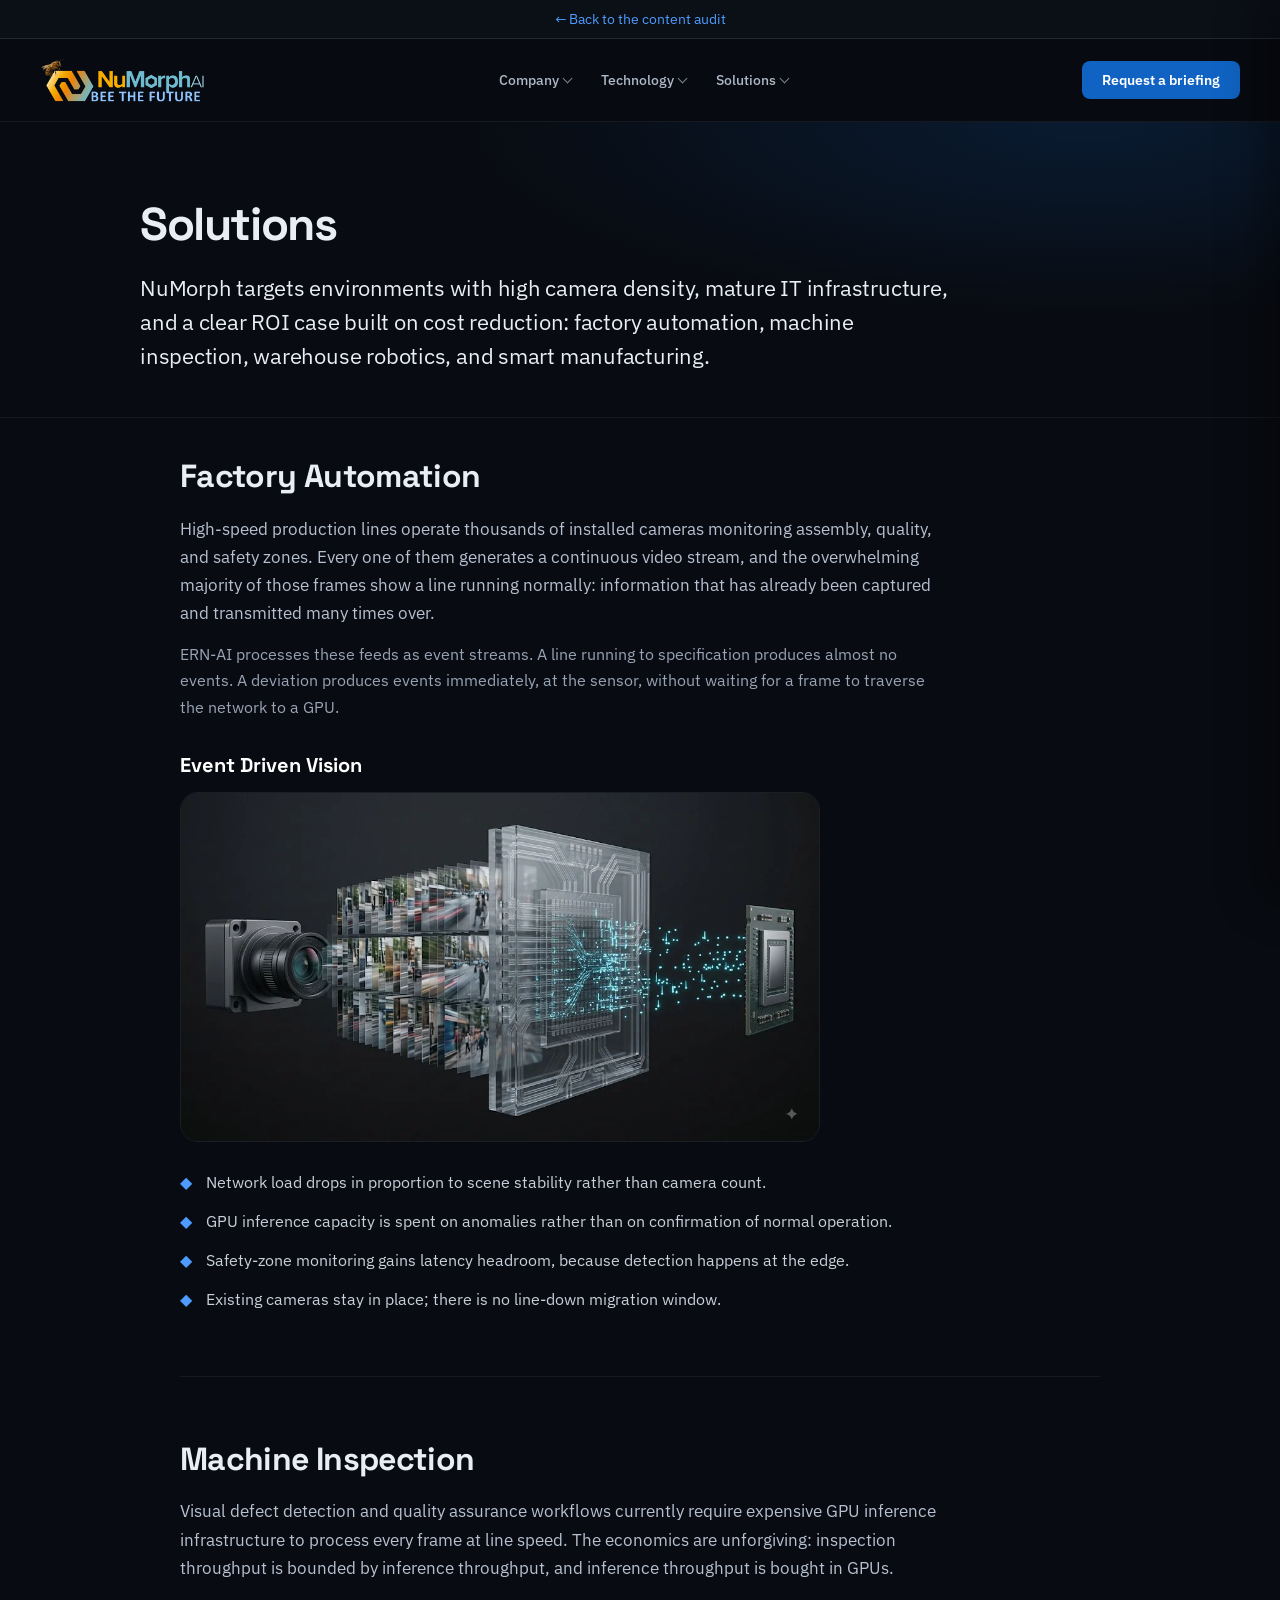
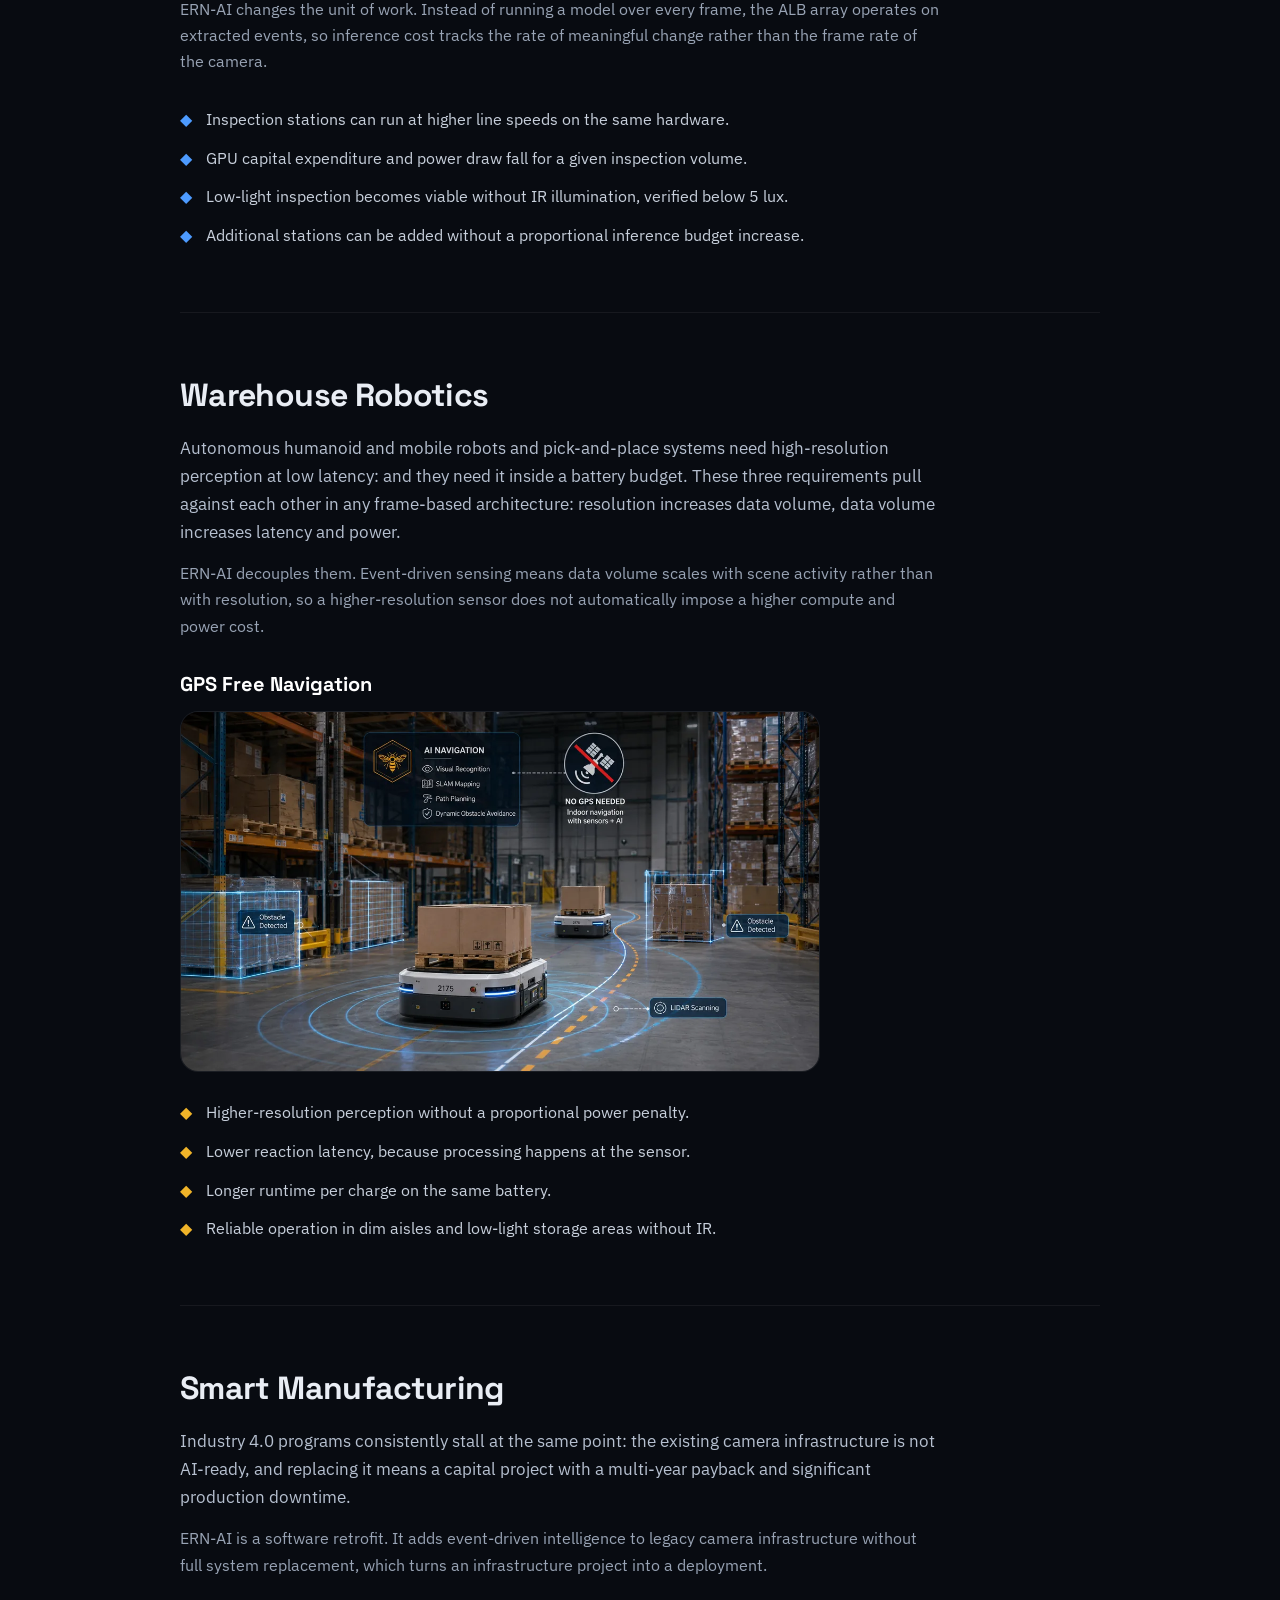
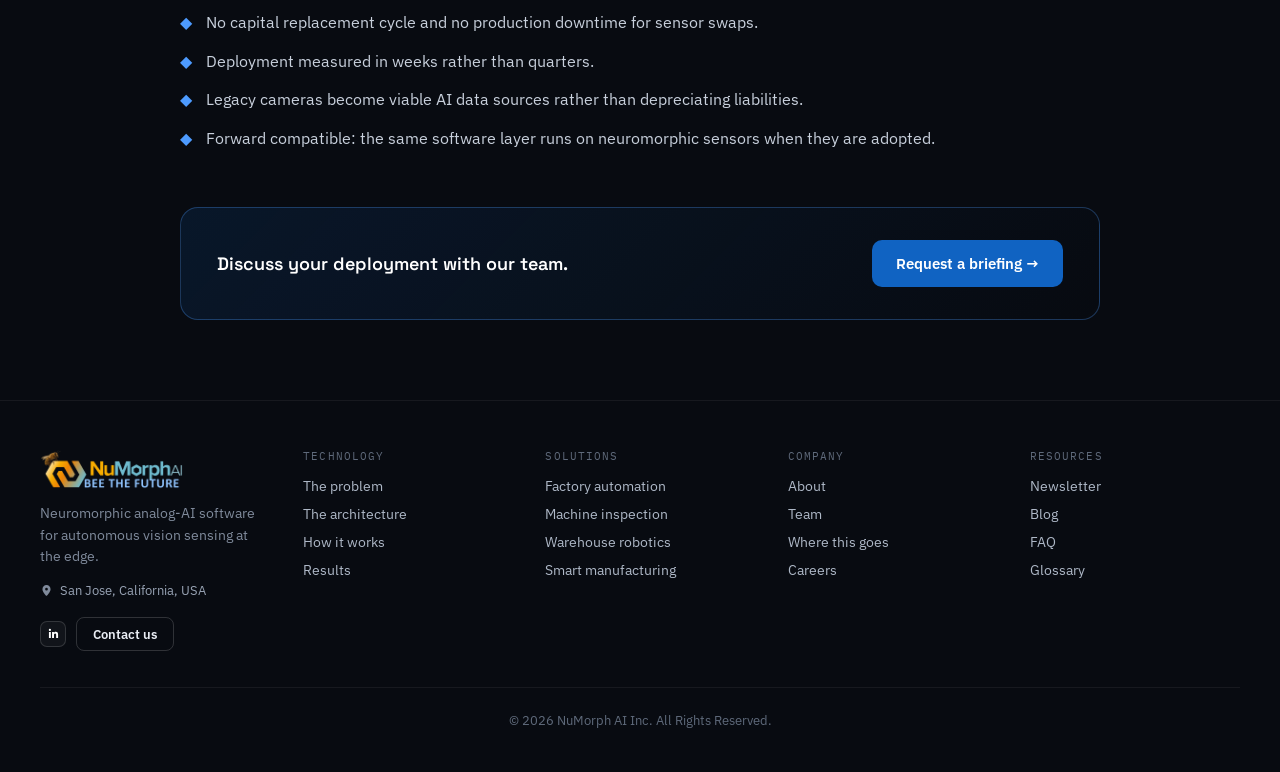
<file: first-draft/solutions.html>
<!DOCTYPE html>
<html lang="en">
<head>
<meta charset="utf-8">
<meta name="viewport" content="width=device-width, initial-scale=1">
<title>Solutions | Edge Vision Deployments | NuMorph AI</title>
<meta name="description" content="ERN-AI in factory automation, machine inspection, warehouse robotics, and smart manufacturing, where event-driven vision delivers return fastest.">
<meta name="author" content="NuMorph AI">
<link rel="canonical" href="https://numorph.ai/solutions">
<meta property="og:type" content="website">
<meta property="og:site_name" content="NuMorph AI">
<meta property="og:title" content="Where ERN-AI Delivers Return Fastest | NuMorph AI">
<meta property="og:description" content="ERN-AI in factory automation, machine inspection, warehouse robotics, and smart manufacturing, where event-driven vision delivers return fastest.">
<meta property="og:url" content="https://numorph.ai/solutions">
<meta property="og:image" content="https://numorph.ai/assets/bio-hexagons.webp">
<meta name="twitter:card" content="summary_large_image">
<meta name="twitter:title" content="Where ERN-AI Delivers Return Fastest | NuMorph AI">
<meta name="twitter:description" content="ERN-AI in factory automation, machine inspection, warehouse robotics, and smart manufacturing, where event-driven vision delivers return fastest.">
<meta name="twitter:image" content="https://numorph.ai/assets/bio-hexagons.webp">
<link rel="preconnect" href="https://fonts.googleapis.com">
<link rel="preconnect" href="https://fonts.gstatic.com" crossorigin>
<link href="https://fonts.googleapis.com/css2?family=Space+Grotesk:wght@400;500;600;700&family=IBM+Plex+Sans:wght@400;500;600&family=IBM+Plex+Mono:wght@400;500&display=swap" rel="stylesheet">
<link rel="stylesheet" href="css/style.css">
<script type="application/ld+json">
{
  "@context": "https://schema.org",
  "@graph": [
    {
      "@type": "WebPage",
      "@id": "https://numorph.ai/solutions#webpage",
      "url": "https://numorph.ai/solutions",
      "name": "Where ERN-AI Delivers Return Fastest | NuMorph AI",
      "description": "ERN-AI in factory automation, machine inspection, warehouse robotics, and smart manufacturing \u2014 where event-driven vision delivers return fastest.",
      "isPartOf": {
        "@id": "/#website"
      },
      "inLanguage": "en-US",
      "author": {
        "@id": "/#organization"
      },
      "publisher": {
        "@id": "/#organization"
      },
      "dateModified": "2026-08-11"
    },
    {
      "@type": "Service",
      "name": "Factory Automation",
      "serviceType": "Event-driven vision software for factory automation",
      "description": "ERN-AI processes factory camera feeds as event streams: a line running to spec produces almost no events, and deviations trigger immediately at the sensor.",
      "provider": { "@type": "Organization", "name": "NuMorph AI Inc." },
      "url": "solutions#factory-automation"
    },
    {
      "@type": "Service",
      "name": "Machine Inspection",
      "serviceType": "Event-driven vision software for machine inspection",
      "description": "ERN-AI shifts defect detection from per-frame GPU inference to event-driven inference, tracking meaningful change instead of frame rate.",
      "provider": { "@type": "Organization", "name": "NuMorph AI Inc." },
      "url": "solutions#machine-inspection"
    },
    {
      "@type": "Service",
      "name": "Warehouse Robotics",
      "serviceType": "Event-driven vision software for warehouse robotics",
      "description": "ERN-AI decouples resolution, latency, and battery life for autonomous robots: event-driven sensing means data volume scales with scene activity, not resolution.",
      "provider": { "@type": "Organization", "name": "NuMorph AI Inc." },
      "url": "solutions#warehouse-robotics"
    },
    {
      "@type": "Service",
      "name": "Smart Manufacturing",
      "serviceType": "Event-driven vision software retrofit for smart manufacturing",
      "description": "ERN-AI is a software retrofit that adds event-driven intelligence to legacy camera infrastructure without full system replacement.",
      "provider": { "@type": "Organization", "name": "NuMorph AI Inc." },
      "url": "solutions#smart-manufacturing"
    },
    {
      "@type": "BreadcrumbList",
      "itemListElement": [
        { "@type": "ListItem", "position": 1, "name": "Home", "item": "/" },
        { "@type": "ListItem", "position": 2, "name": "Solutions", "item": "solutions" }
      ]
    }
  ]
}
</script>
</head>
<body>
<div style="background:#0b0f16;border-bottom:1px solid rgba(255,255,255,.1);padding:10px 24px;font-family:'IBM Plex Sans',system-ui,sans-serif;font-size:13.5px;text-align:center;color:#7f8a9b"><a href="../index.html" style="color:#4d9bff;text-decoration:none"><span aria-hidden="true">&#8592;</span> Back to the content audit</a></div>
<div style="max-width:100%;overflow-x:hidden">
<div id="nm-progress"></div>
<nav id="nm-nav">
  <a href="index.html" style="display:flex;align-items:center">
    <img src="assets/logo.webp?v=7" alt="NuMorph AI, Bee the Future" style="height:46px;width:auto;display:block">
  </a>
  <div class="nm-nav-inline">
<div class="nm-dropdown">
      <a href="company.html">Company</a>
      <div class="nm-dropdown-menu">
        <a href="company.html#about">About</a>
        <a href="company.html#team">Team</a>
        <a href="company.html#roadmap">Where this goes</a>
      </div>
    </div>
    <div class="nm-dropdown">
      <a href="technology.html">Technology</a>
      <div class="nm-dropdown-menu">
        <a href="technology.html#the-problem">The problem</a>
        <a href="technology.html#ern-ai">The architecture</a>
        <a href="technology.html#how-it-works">How it works</a>
        <a href="technology.html#poc-results">Results</a>
      </div>
    </div>
    <div class="nm-dropdown">
      <a href="solutions.html">Solutions</a>
      <div class="nm-dropdown-menu">
        <a href="solutions.html#factory-automation">Factory automation</a>
        <a href="solutions.html#machine-inspection">Machine inspection</a>
        <a href="solutions.html#warehouse-robotics">Warehouse robotics</a>
        <a href="solutions.html#smart-manufacturing">Smart manufacturing</a>
      </div>
    </div>
  </div>
  <div style="display:flex;align-items:center;gap:14px">
    <a href="index.html#contact" class="nm-cta">Request a briefing</a>
    <button class="nm-nav-toggle" type="button" aria-label="Open full menu" aria-expanded="false"><span></span><span></span><span></span></button>
  </div>
  <div class="nm-nav-links">
    <a href="company.html">Company</a>
    <a href="company.html#about">About</a>
    <a href="company.html#team">Team</a>
    <a href="company.html#roadmap">Where this goes</a>
    <a href="technology.html">Technology</a>
    <a href="technology.html#the-problem" class="nm-fm-sub">The problem</a>
    <a href="technology.html#ern-ai" class="nm-fm-sub">The architecture</a>
    <a href="technology.html#how-it-works" class="nm-fm-sub">How it works</a>
    <a href="technology.html#poc-results" class="nm-fm-sub">Results</a>
    <a href="solutions.html">Solutions</a>
    <a href="solutions.html#factory-automation" class="nm-fm-sub">Factory automation</a>
    <a href="solutions.html#machine-inspection" class="nm-fm-sub">Machine inspection</a>
    <a href="solutions.html#warehouse-robotics" class="nm-fm-sub">Warehouse robotics</a>
    <a href="solutions.html#smart-manufacturing" class="nm-fm-sub">Smart manufacturing</a>
    <a href="blog.html#newsletter">Newsletter</a>
    <a href="blog.html">Blog</a>
    <a href="faq.html">FAQ</a>
    <a href="glossary.html">Glossary</a>
    <a href="careers.html">Careers</a>
    <a href="index.html#contact" class="nm-cta">Request a briefing</a>
  </div>
</nav>

<header style="position:relative;padding:78px 40px 44px;overflow:hidden;border-bottom:1px solid rgba(255,255,255,.06)">
  <div style="position:absolute;inset:0;background:radial-gradient(90% 120% at 85% 0,rgba(16,99,194,.18),transparent 55%);pointer-events:none"></div>
  <div style="position:relative;max-width:1000px;margin:0 auto">
    <h1 style="font-family:'Space Grotesk',sans-serif;font-weight:700;font-size:46px;line-height:1.06;letter-spacing:-.03em;margin:0 0 22px">Solutions</h1>
    <p style="font-size:22px;line-height:1.55;color:#e9edf4;max-width:820px;margin:0;font-weight:400;letter-spacing:-.01em">NuMorph targets environments with high camera density, mature IT infrastructure, and a clear ROI case built on cost reduction: factory automation, machine inspection, warehouse robotics, and smart manufacturing.</p>
    </div>
</header>

<main style="max-width:1000px;margin:0 auto;padding:40px 40px 0">

  <section id="factory-automation" style="scroll-margin-top:90px;padding-bottom:64px;border-bottom:1px solid rgba(255,255,255,.06)">
    <h2 style="font-family:'Space Grotesk',sans-serif;font-weight:700;font-size:32px;letter-spacing:-.02em;margin:0 0 20px;line-height:1.15">Factory Automation</h2>
    <p style="font-size:17px;line-height:1.65;color:#b6c0d0;max-width:760px;margin:0 0 14px">High-speed production lines operate thousands of installed cameras monitoring assembly, quality, and safety zones. Every one of them generates a continuous video stream, and the overwhelming majority of those frames show a line running normally: information that has already been captured and transmitted many times over.</p>
    <p style="font-size:16px;line-height:1.65;color:#98a3b4;max-width:760px;margin:0 0 32px">ERN-AI processes these feeds as event streams. A line running to specification produces almost no events. A deviation produces events immediately, at the sensor, without waiting for a frame to traverse the network to a GPU.</p>
    <div style="max-width:640px;margin-bottom:14px">
      <div style="font-family:'Space Grotesk',sans-serif;font-weight:700;font-size:20px;color:#fff;margin-bottom:4px">Event Driven Vision</div>
    </div>
    <div style="border:1px solid rgba(255,255,255,.08);border-radius:18px;overflow:hidden;margin-bottom:28px;max-width:640px"><img src="assets/event-driven-vision.webp?v=7" alt="Event Driven Vision: camera frames converted into a sparse event stream and processed by an ERN-AI edge chip" style="width:100%;height:auto;display:block" loading="lazy" width="1024" height="559"></div>
    <ul style="margin:0;padding:0;list-style:none;display:flex;flex-direction:column;gap:14px">
      <li style="display:flex;gap:14px;font-size:16px;line-height:1.55;color:#c8d0dc"><span style="color:#4d9bff;flex:none">◆</span>Network load drops in proportion to scene stability rather than camera count.</li>
      <li style="display:flex;gap:14px;font-size:16px;line-height:1.55;color:#c8d0dc"><span style="color:#4d9bff;flex:none">◆</span>GPU inference capacity is spent on anomalies rather than on confirmation of normal operation.</li>
      <li style="display:flex;gap:14px;font-size:16px;line-height:1.55;color:#c8d0dc"><span style="color:#4d9bff;flex:none">◆</span>Safety-zone monitoring gains latency headroom, because detection happens at the edge.</li>
      <li style="display:flex;gap:14px;font-size:16px;line-height:1.55;color:#c8d0dc"><span style="color:#4d9bff;flex:none">◆</span>Existing cameras stay in place; there is no line-down migration window.</li>
    </ul>
  </section>

  <section id="machine-inspection" style="scroll-margin-top:90px;padding:64px 0;border-bottom:1px solid rgba(255,255,255,.06)">
    <h2 style="font-family:'Space Grotesk',sans-serif;font-weight:700;font-size:32px;letter-spacing:-.02em;margin:0 0 20px;line-height:1.15">Machine Inspection</h2>
    <p style="font-size:17px;line-height:1.65;color:#b6c0d0;max-width:760px;margin:0 0 14px">Visual defect detection and quality assurance workflows currently require expensive GPU inference infrastructure to process every frame at line speed. The economics are unforgiving: inspection throughput is bounded by inference throughput, and inference throughput is bought in GPUs.</p>
    <p style="font-size:16px;line-height:1.65;color:#98a3b4;max-width:760px;margin:0 0 32px">ERN-AI changes the unit of work. Instead of running a model over every frame, the ALB array operates on extracted events, so inference cost tracks the rate of meaningful change rather than the frame rate of the camera.</p>
    <ul style="margin:0;padding:0;list-style:none;display:flex;flex-direction:column;gap:14px">
      <li style="display:flex;gap:14px;font-size:16px;line-height:1.55;color:#c8d0dc"><span style="color:#4d9bff;flex:none">◆</span>Inspection stations can run at higher line speeds on the same hardware.</li>
      <li style="display:flex;gap:14px;font-size:16px;line-height:1.55;color:#c8d0dc"><span style="color:#4d9bff;flex:none">◆</span>GPU capital expenditure and power draw fall for a given inspection volume.</li>
      <li style="display:flex;gap:14px;font-size:16px;line-height:1.55;color:#c8d0dc"><span style="color:#4d9bff;flex:none">◆</span>Low-light inspection becomes viable without IR illumination, verified below 5 lux.</li>
      <li style="display:flex;gap:14px;font-size:16px;line-height:1.55;color:#c8d0dc"><span style="color:#4d9bff;flex:none">◆</span>Additional stations can be added without a proportional inference budget increase.</li>
    </ul>
  </section>

  <section id="warehouse-robotics" style="scroll-margin-top:90px;padding:64px 0;border-bottom:1px solid rgba(255,255,255,.06)">
    <h2 style="font-family:'Space Grotesk',sans-serif;font-weight:700;font-size:32px;letter-spacing:-.02em;margin:0 0 20px;line-height:1.15">Warehouse Robotics</h2>
    <p style="font-size:17px;line-height:1.65;color:#b6c0d0;max-width:760px;margin:0 0 14px">Autonomous humanoid and mobile robots and pick-and-place systems need high-resolution perception at low latency: and they need it inside a battery budget. These three requirements pull against each other in any frame-based architecture: resolution increases data volume, data volume increases latency and power.</p>
    <p style="font-size:16px;line-height:1.65;color:#98a3b4;max-width:760px;margin:0 0 32px">ERN-AI decouples them. Event-driven sensing means data volume scales with scene activity rather than with resolution, so a higher-resolution sensor does not automatically impose a higher compute and power cost.</p>
    <div style="max-width:640px;margin-bottom:14px">
      <div style="font-family:'Space Grotesk',sans-serif;font-weight:700;font-size:20px;color:#fff;margin-bottom:4px">GPS Free Navigation</div>
    </div>
    <div style="border:1px solid rgba(255,255,255,.08);border-radius:18px;overflow:hidden;margin-bottom:28px;max-width:640px"><img src="assets/gps-free-navigation.webp?v=7" alt="GPS Free Navigation: warehouse robot using ERN-AI vision navigation with LIDAR scanning and obstacle detection" style="width:100%;height:auto;display:block" loading="lazy" width="1200" height="675"></div>
    <ul style="margin:0;padding:0;list-style:none;display:flex;flex-direction:column;gap:14px">
      <li style="display:flex;gap:14px;font-size:16px;line-height:1.55;color:#c8d0dc"><span style="color:#f0b429;font-weight:700;flex:none">◆</span>Higher-resolution perception without a proportional power penalty.</li>
      <li style="display:flex;gap:14px;font-size:16px;line-height:1.55;color:#c8d0dc"><span style="color:#f0b429;font-weight:700;flex:none">◆</span>Lower reaction latency, because processing happens at the sensor.</li>
      <li style="display:flex;gap:14px;font-size:16px;line-height:1.55;color:#c8d0dc"><span style="color:#f0b429;font-weight:700;flex:none">◆</span>Longer runtime per charge on the same battery.</li>
      <li style="display:flex;gap:14px;font-size:16px;line-height:1.55;color:#c8d0dc"><span style="color:#f0b429;font-weight:700;flex:none">◆</span>Reliable operation in dim aisles and low-light storage areas without IR.</li>
    </ul>
  </section>

  <section id="smart-manufacturing" style="scroll-margin-top:90px;padding:64px 0 0">
    <h2 style="font-family:'Space Grotesk',sans-serif;font-weight:700;font-size:32px;letter-spacing:-.02em;margin:0 0 20px;line-height:1.15">Smart Manufacturing</h2>
    <p style="font-size:17px;line-height:1.65;color:#b6c0d0;max-width:760px;margin:0 0 14px">Industry 4.0 programs consistently stall at the same point: the existing camera infrastructure is not AI-ready, and replacing it means a capital project with a multi-year payback and significant production downtime.</p>
    <p style="font-size:16px;line-height:1.65;color:#98a3b4;max-width:760px;margin:0 0 32px">ERN-AI is a software retrofit. It adds event-driven intelligence to legacy camera infrastructure without full system replacement, which turns an infrastructure project into a deployment.</p>
    <ul style="margin:0;padding:0;list-style:none;display:flex;flex-direction:column;gap:14px">
      <li style="display:flex;gap:14px;font-size:16px;line-height:1.55;color:#c8d0dc"><span style="color:#4d9bff;flex:none">◆</span>No capital replacement cycle and no production downtime for sensor swaps.</li>
      <li style="display:flex;gap:14px;font-size:16px;line-height:1.55;color:#c8d0dc"><span style="color:#4d9bff;flex:none">◆</span>Deployment measured in weeks rather than quarters.</li>
      <li style="display:flex;gap:14px;font-size:16px;line-height:1.55;color:#c8d0dc"><span style="color:#4d9bff;flex:none">◆</span>Legacy cameras become viable AI data sources rather than depreciating liabilities.</li>
      <li style="display:flex;gap:14px;font-size:16px;line-height:1.55;color:#c8d0dc"><span style="color:#4d9bff;flex:none">◆</span>Forward compatible: the same software layer runs on neuromorphic sensors when they are adopted.</li>
    </ul>
  </section>

  <div style="margin:56px 0 80px;padding:32px 36px;border:1px solid rgba(77,155,255,.3);border-radius:18px;background:linear-gradient(135deg,rgba(16,99,194,.14),transparent);display:flex;align-items:center;justify-content:space-between;gap:24px;flex-wrap:wrap">
    <div style="font-size:18px;font-family:'Space Grotesk',sans-serif;font-weight:600;color:#fff">Discuss your deployment with our team.</div>
    <a href="index.html#contact" style="display:inline-flex;padding:14px 24px;background:#1063C2;color:#fff;font-weight:600;font-size:15px;border-radius:10px;white-space:nowrap">Request a briefing →</a>
  </div>
</main>

<footer style="border-top:1px solid rgba(255,255,255,.06);padding:48px 40px 44px;background:#080b11">
  <div class="nm-footer-grid" style="max-width:1240px;margin:0 auto">
    <div>
      <div style="display:flex;align-items:center;gap:11px;margin-bottom:14px">
        <img src="assets/logo.webp?v=7" alt="NuMorph AI" style="height:40px;width:auto;display:block">
      </div>
      <p style="font-size:13.5px;line-height:1.6;color:#7f8a9b;margin:0 0 14px;max-width:280px">Neuromorphic analog-AI software for autonomous vision sensing at the edge.</p>
      <div style="display:flex;align-items:center;gap:7px;font-size:13px;color:#98a3b4;margin-bottom:18px">
        <svg viewBox="0 0 24 24" width="13" height="13" fill="#7f8a9b" aria-hidden="true"><path d="M12 2C7.86 2 4.5 5.36 4.5 9.5c0 5.5 7.5 12.5 7.5 12.5s7.5-7 7.5-12.5C19.5 5.36 16.14 2 12 2zm0 10a2.5 2.5 0 1 1 0-5 2.5 2.5 0 0 1 0 5z"/></svg>
        San Jose, California, USA
      </div>
      <div style="display:flex;align-items:center;gap:10px">
        <a href="https://www.linkedin.com/company/numorph-ai-inc/posts/?feedView=all" target="_blank" rel="noopener" class="nm-social" aria-label="NuMorph AI on LinkedIn"><svg viewBox="0 0 24 24" aria-hidden="true"><path d="M20.447 20.452h-3.554v-5.569c0-1.328-.027-3.037-1.852-3.037-1.853 0-2.136 1.445-2.136 2.939v5.667H9.351V9h3.414v1.561h.046c.477-.9 1.637-1.85 3.37-1.85 3.601 0 4.267 2.37 4.267 5.455v6.286zM5.337 7.433a2.062 2.062 0 1 1 0-4.124 2.062 2.062 0 0 1 0 4.124zM7.114 20.452H3.558V9h3.556v11.452z"/></svg></a>
        <a href="index.html#contact" class="nm-contact-btn">Contact us</a>
      </div>
    </div>
    <div>
      <a href="technology.html" class="nm-footer-head" style="font-family:'IBM Plex Mono',monospace;font-size:11px;letter-spacing:.1em;margin-bottom:14px">TECHNOLOGY</a>
      <div style="display:flex;flex-direction:column;gap:10px;font-size:13.5px">
        <a href="technology.html#the-problem" style="color:#aeb8c7">The problem</a>
        <a href="technology.html#ern-ai" style="color:#aeb8c7">The architecture</a>
        <a href="technology.html#how-it-works" style="color:#aeb8c7">How it works</a>
        <a href="technology.html#poc-results" style="color:#aeb8c7">Results</a>
      </div>
    </div>
    <div>
      <a href="solutions.html" class="nm-footer-head" style="font-family:'IBM Plex Mono',monospace;font-size:11px;letter-spacing:.1em;margin-bottom:14px">SOLUTIONS</a>
      <div style="display:flex;flex-direction:column;gap:10px;font-size:13.5px">
        <a href="solutions.html#factory-automation" style="color:#aeb8c7">Factory automation</a>
        <a href="solutions.html#machine-inspection" style="color:#aeb8c7">Machine inspection</a>
        <a href="solutions.html#warehouse-robotics" style="color:#aeb8c7">Warehouse robotics</a>
        <a href="solutions.html#smart-manufacturing" style="color:#aeb8c7">Smart manufacturing</a>
      </div>
    </div>
    <div>
      <a href="company.html" class="nm-footer-head" style="font-family:'IBM Plex Mono',monospace;font-size:11px;letter-spacing:.1em;margin-bottom:14px">COMPANY</a>
      <div style="display:flex;flex-direction:column;gap:10px;font-size:13.5px">
        <a href="company.html#about" style="color:#aeb8c7">About</a>
        <a href="company.html#team" style="color:#aeb8c7">Team</a>
        <a href="company.html#roadmap" style="color:#aeb8c7">Where this goes</a>
        <a href="careers.html" style="color:#aeb8c7">Careers</a>
      </div>
    </div>
    <div>
      <div style="font-family:'IBM Plex Mono',monospace;font-size:11px;letter-spacing:.1em;color:#5f6a7b;margin-bottom:14px">RESOURCES</div>
      <div style="display:flex;flex-direction:column;gap:10px;font-size:13.5px">
        <a href="blog.html#newsletter" style="color:#aeb8c7">Newsletter</a>
        <a href="blog.html" style="color:#aeb8c7">Blog</a>
        <a href="faq.html" style="color:#aeb8c7">FAQ</a>
        <a href="glossary.html" style="color:#aeb8c7">Glossary</a>
      </div>
    </div>
  </div>
  <div style="max-width:1240px;margin:36px auto 0;padding-top:24px;border-top:1px solid rgba(255,255,255,.06);text-align:center">
    <div style="font-size:12.5px;color:#5f6a7b">© 2026 NuMorph AI Inc. All Rights Reserved.</div>
  </div>
</footer>
</div>
<script src="js/main.js"></script>
</body>
</html>
</file>
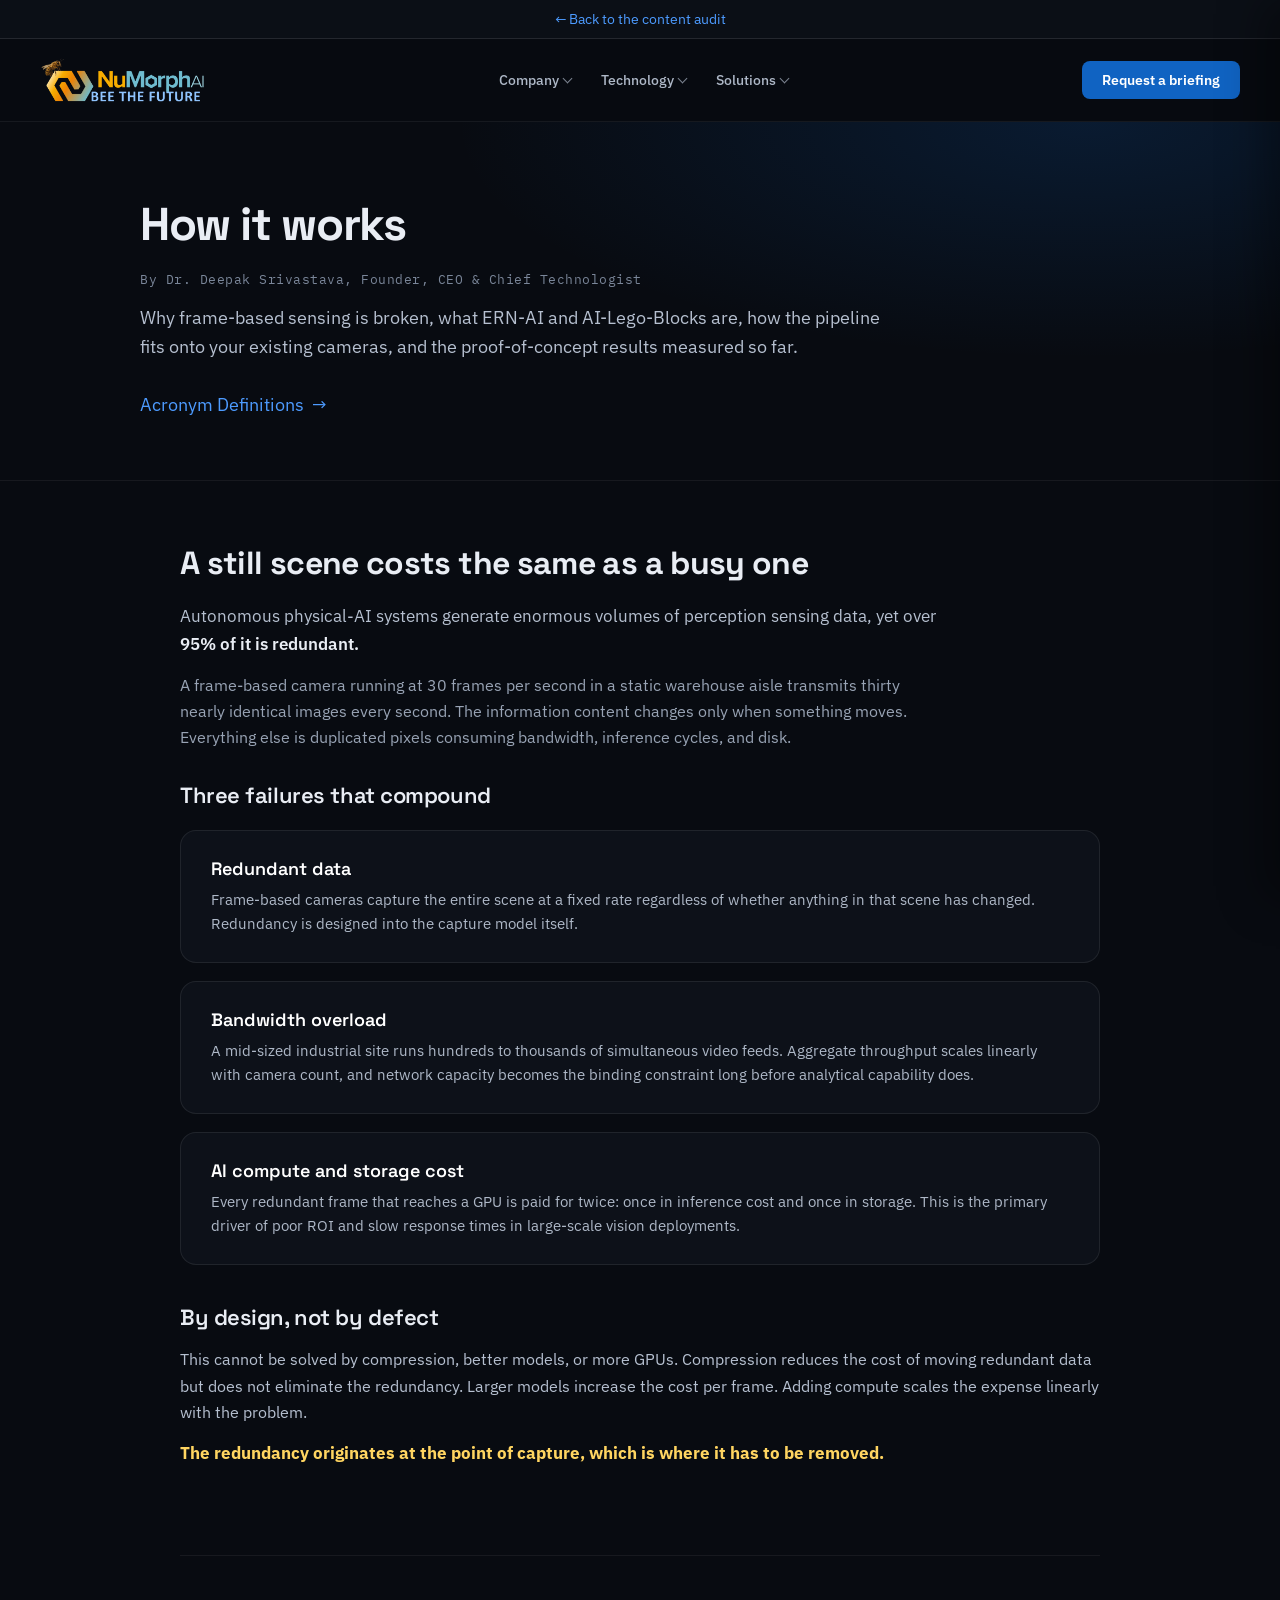
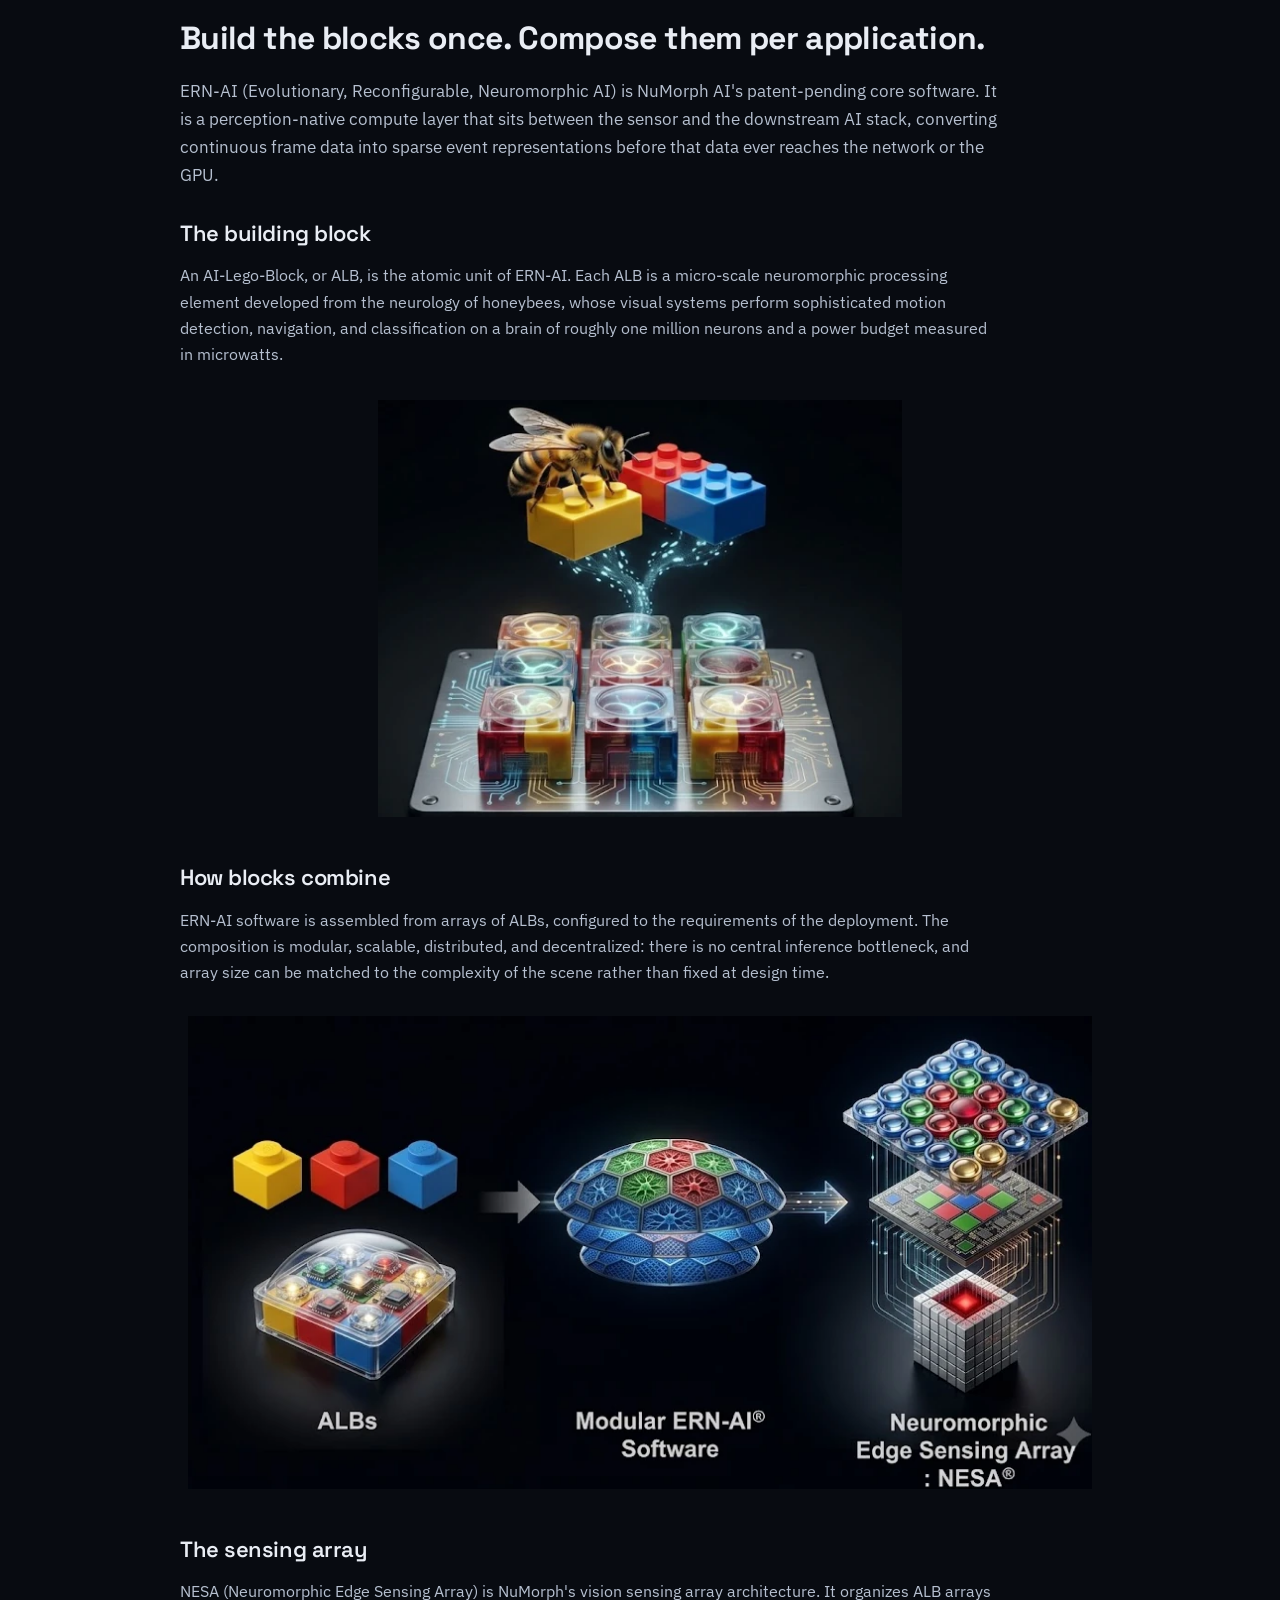
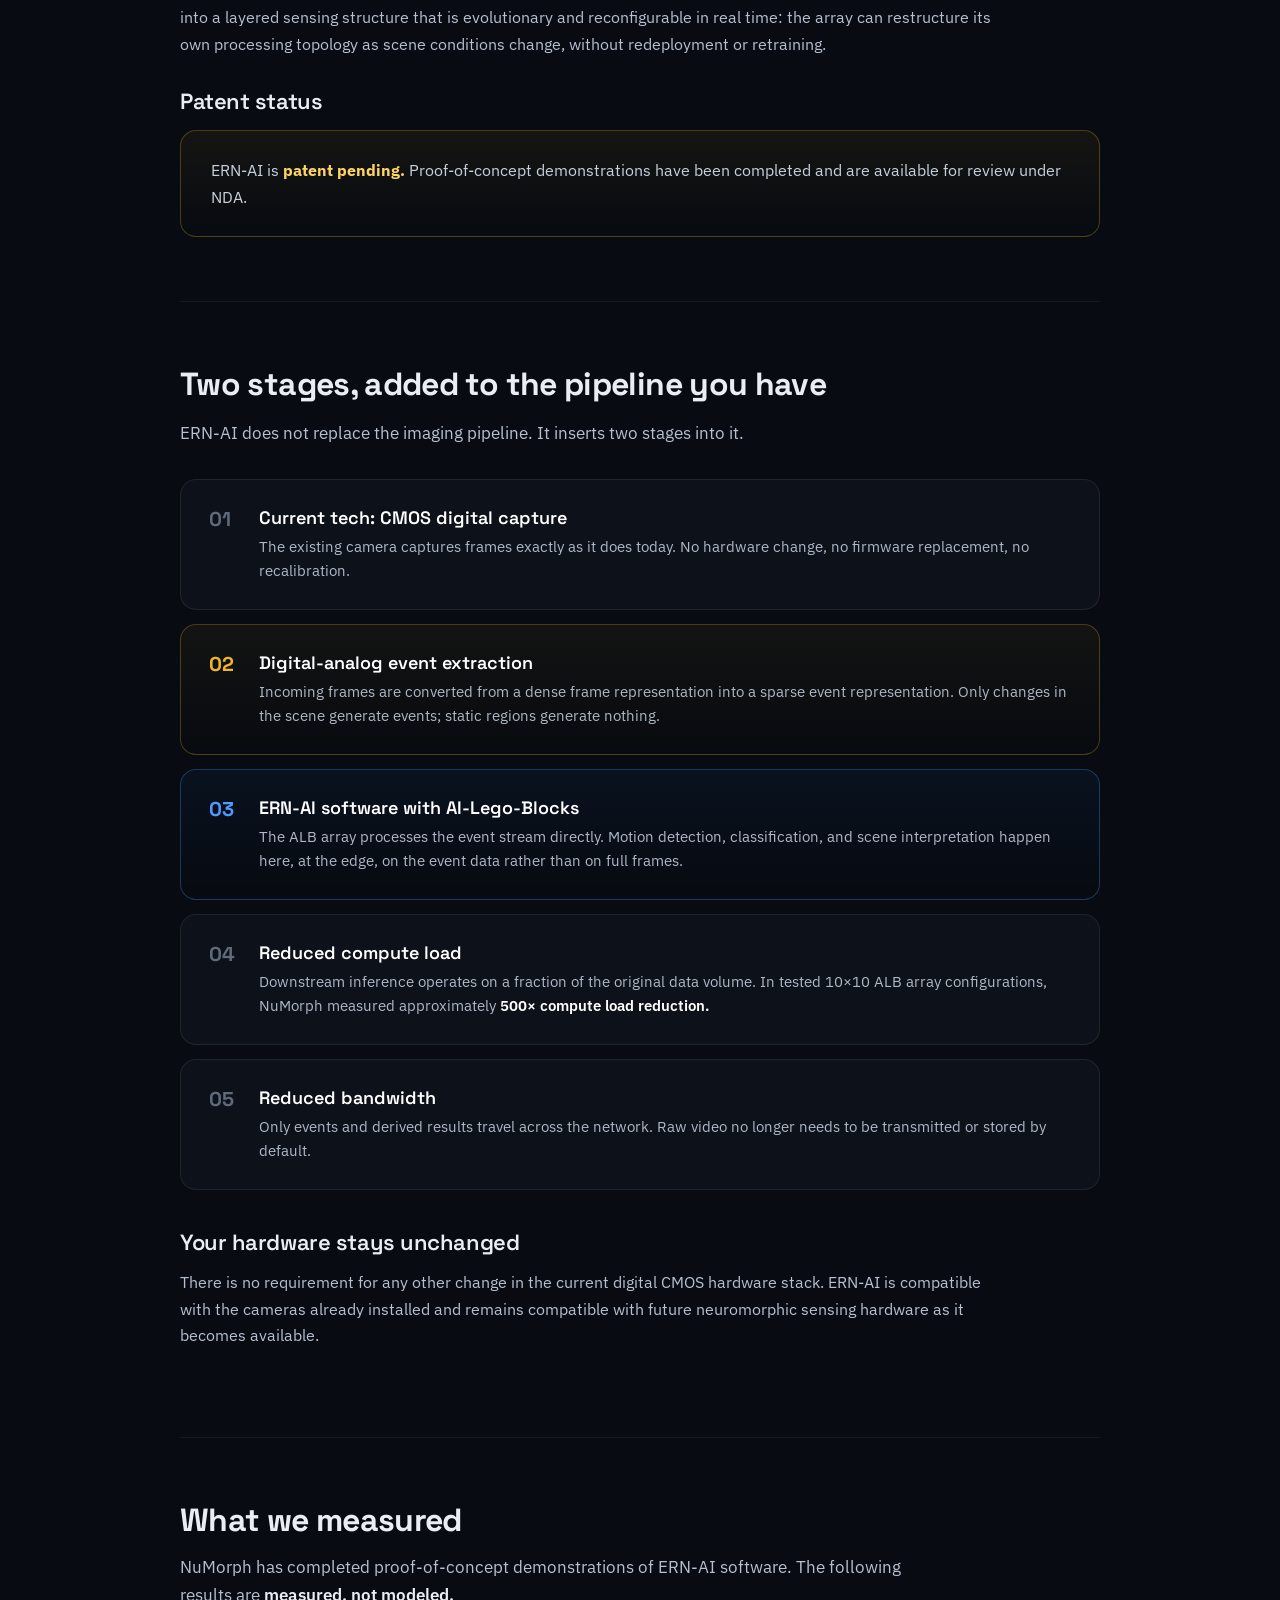
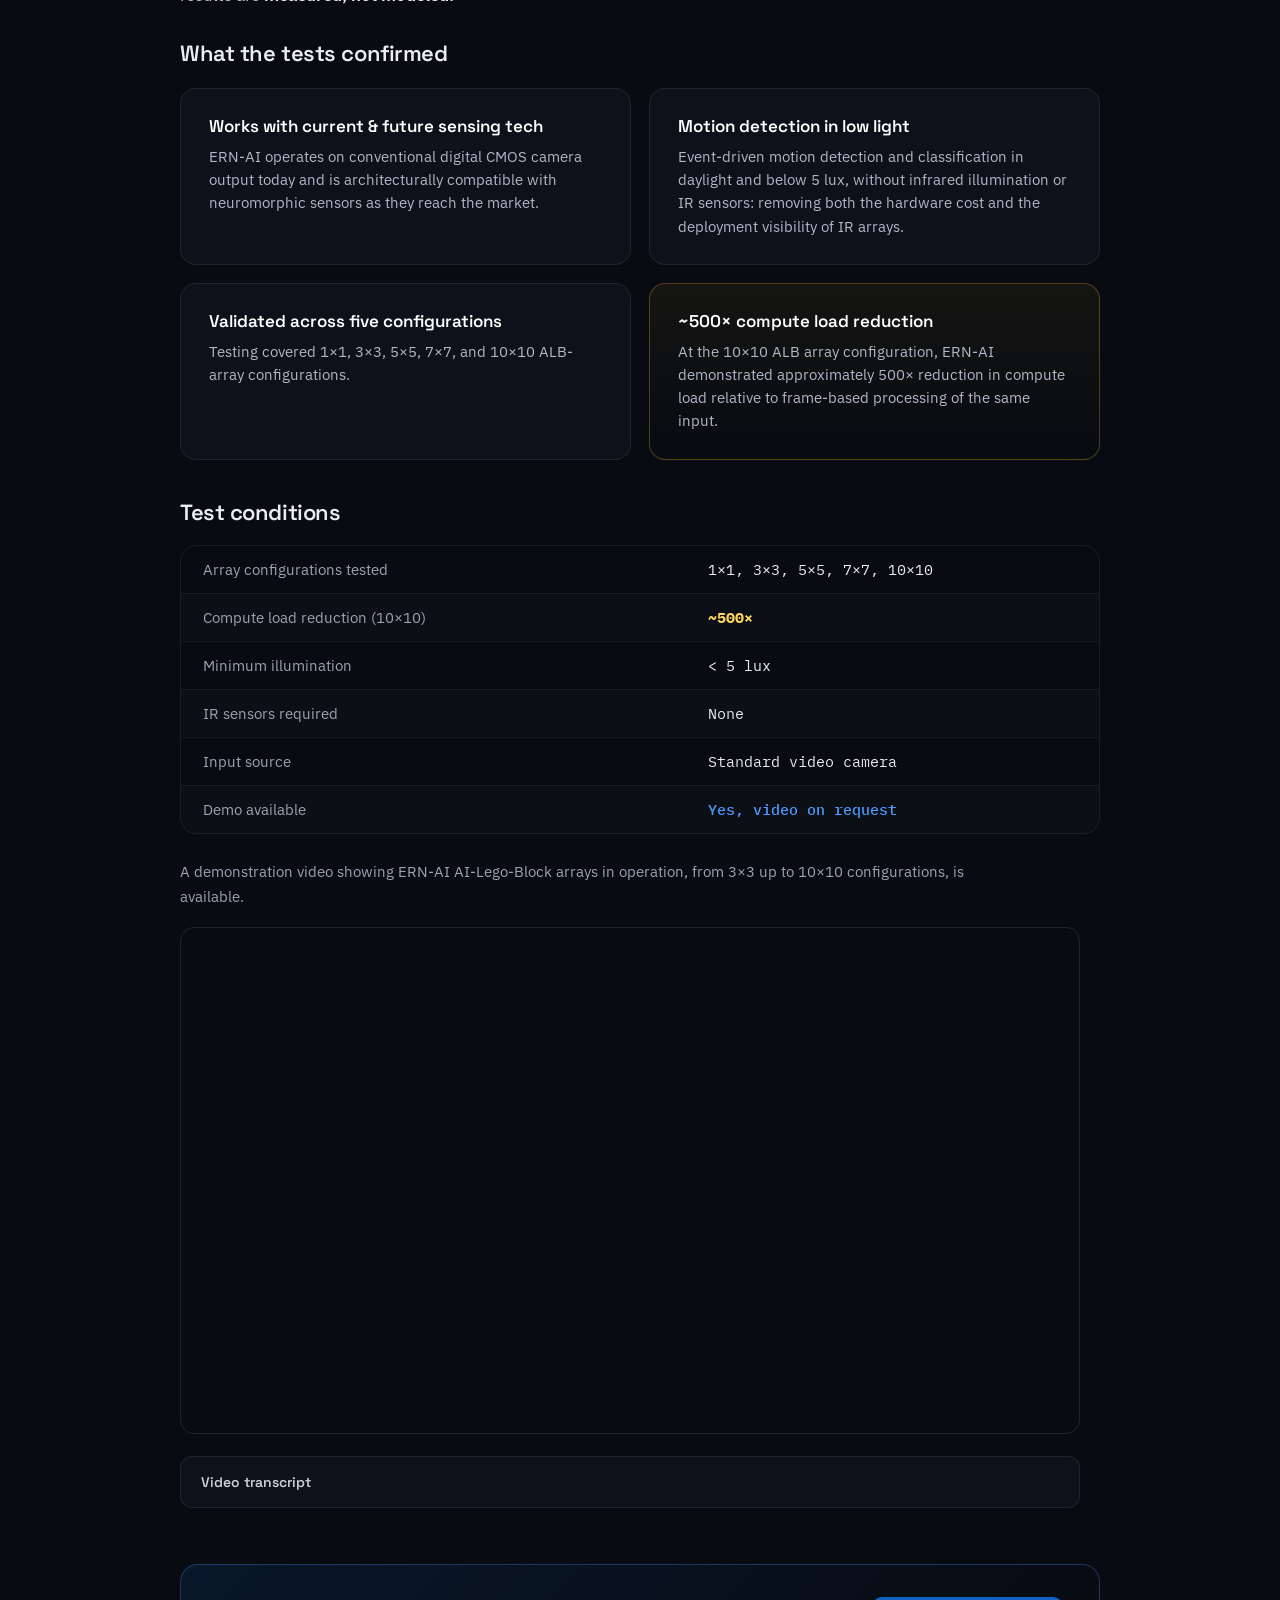
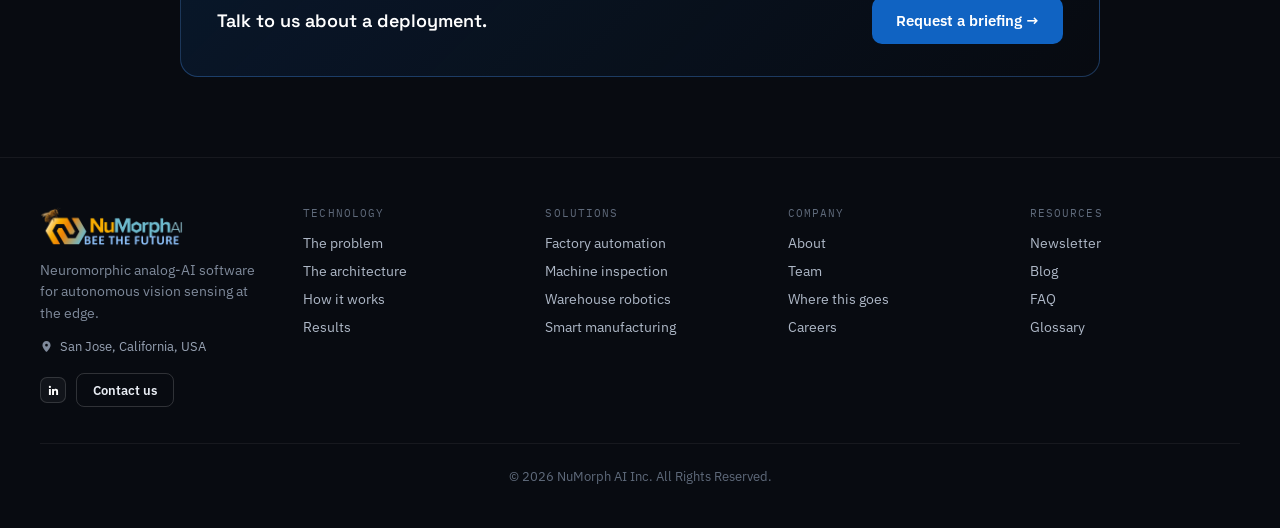
<file: first-draft/technology.html>
<!DOCTYPE html>
<html lang="en">
<head>
<meta charset="utf-8">
<meta name="viewport" content="width=device-width, initial-scale=1">
<title>How It Works | Neuromorphic Vision | NuMorph AI</title>
<meta name="description" content="ERN-AI: the problem with frame-based sensing, what ERN-AI and AI-Lego-Blocks are, how the pipeline works, and measured proof-of-concept results.">
<meta name="author" content="Dr. Deepak Srivastava">
<link rel="canonical" href="https://numorph.ai/technology">
<meta property="og:type" content="website">
<meta property="og:site_name" content="NuMorph AI">
<meta property="og:title" content="How ERN-AI Works | Neuromorphic Vision Technology">
<meta property="og:description" content="ERN-AI: the problem with frame-based sensing, what ERN-AI and AI-Lego-Blocks are, how the pipeline works, and measured proof-of-concept results.">
<meta property="og:url" content="https://numorph.ai/technology">
<meta property="og:image" content="https://numorph.ai/assets/bio-hexagons.webp">
<meta name="twitter:card" content="summary_large_image">
<meta name="twitter:title" content="How ERN-AI Works | Neuromorphic Vision Technology">
<meta name="twitter:description" content="ERN-AI: the problem with frame-based sensing, what ERN-AI and AI-Lego-Blocks are, how the pipeline works, and measured proof-of-concept results.">
<meta name="twitter:image" content="https://numorph.ai/assets/bio-hexagons.webp">
<link rel="preconnect" href="https://fonts.googleapis.com">
<link rel="preconnect" href="https://fonts.gstatic.com" crossorigin>
<link href="https://fonts.googleapis.com/css2?family=Space+Grotesk:wght@400;500;600;700&family=IBM+Plex+Sans:wght@400;500;600&family=IBM+Plex+Mono:wght@400;500&display=swap" rel="stylesheet">
<link rel="stylesheet" href="css/style.css">
<script type="application/ld+json">
{
  "@context": "https://schema.org",
  "@graph": [
    {
      "@type": "WebPage",
      "@id": "https://numorph.ai/technology#webpage",
      "url": "https://numorph.ai/technology",
      "name": "How ERN-AI Works \u2014 Neuromorphic Vision Technology",
      "description": "ERN-AI: the problem with frame-based sensing, what ERN-AI and AI-Lego-Blocks are, how the pipeline works, and measured proof-of-concept results.",
      "isPartOf": {
        "@id": "/#website"
      },
      "inLanguage": "en-US",
      "author": { "@type": "Person", "name": "Dr. Deepak Srivastava", "jobTitle": "Founder, CEO & Chief Technologist", "url": "https://www.linkedin.com/in/deepak-s-0767a16/" },
      "publisher": {
        "@id": "/#organization"
      },
      "dateModified": "2026-08-11"
    },
    {
      "@type": "SoftwareApplication",
      "name": "ERN-AI",
      "alternateName": "Evolutionary, Reconfigurable, Neuromorphic AI",
      "applicationCategory": "Neuromorphic edge-vision software",
      "operatingSystem": "Digital CMOS camera infrastructure",
      "description": "ERN-AI (Evolutionary, Reconfigurable, Neuromorphic AI) is NuMorph AI's patent-pending software built from AI-Lego-Blocks (ALB) modeled on honeybee neurology, composed into NESA sensing arrays.",
      "creator": { "@type": "Organization", "name": "NuMorph AI Inc." }
    },
    {
      "@type": "VideoObject",
      "name": "NuMorphAi Demo of AI Lego Blocks Operating in an Array",
      "description": "NuMorph AI demonstrates massively modular, evolutionarily reconfigurable neuromorphic ERN-AI software: inspired by the honeybee's vision system, for edge and extreme-edge applications.",
      "thumbnailUrl": "assets/cloud-city.webp",
      "embedUrl": "https://www.youtube.com/embed/Zf_D_aHTqho",
      "uploadDate": "2026-06-05",
      "duration": "PT2M5S",
      "transcript": "Welcome to NuMorph AI. Current big AI models are not suitable for edge or extreme edge. NuMorph AI introduces massively modular evolutionary reconfigurable neuromorphic ERN-AI software from the neurology of honeybee's vision system. Highly efficient individual small data trained analog AI modules or AI Lego blocks are developed. ERN-AI software is a real-time configuration of many such AI Lego blocks for a given application. Like the building blocks or bricks of a building, ERN-AI Lego blocks are build them once, use them again and again for different applications. For example, event driven and selective cameras. Event-driven safety and security monitoring, day and night, rain or shine. ERN-AI software for motion detection and classification day or night with no IR sensors. For example, ERN-AI software for event driven sensing, alarm and recording, day or night, rain or shine. ERN-AI software for 3x3 AI Lego block array or neuromorphic edge sensing arrays analysis of a higher resolution video analysis for motion detection classification changing the resolution and focusing of a video analysis using AI Lego blocks array configurations. The various arrays show the capabilities of neuromorphic AI analysis of HD resolutions without increasing the workload. Here is the compute load saving in the training and inference of a 10x10 AI Lego blocks array configuration. The overall compute load or energy saving in both cases is around 500 times better using our current level code and compute infrastructure. ERN-AI software is compatible with current digital camera technologies. ERN-AI software is ready for next-gen neuromorphic camera technologies. NuMorph AI. Bee the Future. We are here.",
      "author": { "@type": "Organization", "name": "NuMorph AI Inc." },
      "publisher": { "@type": "Organization", "name": "NuMorph AI Inc." }
    },
    {
      "@type": "BreadcrumbList",
      "itemListElement": [
        { "@type": "ListItem", "position": 1, "name": "Home", "item": "/" },
        { "@type": "ListItem", "position": 2, "name": "Technology", "item": "technology" }
      ]
    }
  ]
}
</script>
</head>
<body>
<div style="background:#0b0f16;border-bottom:1px solid rgba(255,255,255,.1);padding:10px 24px;font-family:'IBM Plex Sans',system-ui,sans-serif;font-size:13.5px;text-align:center;color:#7f8a9b"><a href="../index.html" style="color:#4d9bff;text-decoration:none"><span aria-hidden="true">&#8592;</span> Back to the content audit</a></div>
<div style="max-width:100%;overflow-x:hidden">
<div id="nm-progress"></div>
<nav id="nm-nav">
  <a href="index.html" style="display:flex;align-items:center">
    <img src="assets/logo.webp?v=7" alt="NuMorph AI, Bee the Future" style="height:46px;width:auto;display:block">
  </a>
  <div class="nm-nav-inline">
<div class="nm-dropdown">
      <a href="company.html">Company</a>
      <div class="nm-dropdown-menu">
        <a href="company.html#about">About</a>
        <a href="company.html#team">Team</a>
        <a href="company.html#roadmap">Where this goes</a>
      </div>
    </div>
    <div class="nm-dropdown">
      <a href="technology.html">Technology</a>
      <div class="nm-dropdown-menu">
        <a href="technology.html#the-problem">The problem</a>
        <a href="technology.html#ern-ai">The architecture</a>
        <a href="technology.html#how-it-works">How it works</a>
        <a href="technology.html#poc-results">Results</a>
      </div>
    </div>
    <div class="nm-dropdown">
      <a href="solutions.html">Solutions</a>
      <div class="nm-dropdown-menu">
        <a href="solutions.html#factory-automation">Factory automation</a>
        <a href="solutions.html#machine-inspection">Machine inspection</a>
        <a href="solutions.html#warehouse-robotics">Warehouse robotics</a>
        <a href="solutions.html#smart-manufacturing">Smart manufacturing</a>
      </div>
    </div>
  </div>
  <div style="display:flex;align-items:center;gap:14px">
    <a href="index.html#contact" class="nm-cta">Request a briefing</a>
    <button class="nm-nav-toggle" type="button" aria-label="Open full menu" aria-expanded="false"><span></span><span></span><span></span></button>
  </div>
  <div class="nm-nav-links">
    <a href="company.html">Company</a>
    <a href="company.html#about">About</a>
    <a href="company.html#team">Team</a>
    <a href="company.html#roadmap">Where this goes</a>
    <a href="technology.html">Technology</a>
    <a href="technology.html#the-problem" class="nm-fm-sub">The problem</a>
    <a href="technology.html#ern-ai" class="nm-fm-sub">The architecture</a>
    <a href="technology.html#how-it-works" class="nm-fm-sub">How it works</a>
    <a href="technology.html#poc-results" class="nm-fm-sub">Results</a>
    <a href="solutions.html">Solutions</a>
    <a href="solutions.html#factory-automation" class="nm-fm-sub">Factory automation</a>
    <a href="solutions.html#machine-inspection" class="nm-fm-sub">Machine inspection</a>
    <a href="solutions.html#warehouse-robotics" class="nm-fm-sub">Warehouse robotics</a>
    <a href="solutions.html#smart-manufacturing" class="nm-fm-sub">Smart manufacturing</a>
    <a href="blog.html#newsletter">Newsletter</a>
    <a href="blog.html">Blog</a>
    <a href="faq.html">FAQ</a>
    <a href="glossary.html">Glossary</a>
    <a href="careers.html">Careers</a>
    <a href="index.html#contact" class="nm-cta">Request a briefing</a>
  </div>
</nav>

<header style="position:relative;padding:78px 40px 54px;overflow:hidden;border-bottom:1px solid rgba(255,255,255,.06)">
  <div style="position:absolute;inset:0;background:radial-gradient(90% 120% at 85% 0,rgba(16,99,194,.18),transparent 55%);pointer-events:none"></div>
  <div style="position:relative;max-width:1000px;margin:0 auto">
    <h1 style="font-family:'Space Grotesk',sans-serif;font-weight:700;font-size:46px;line-height:1.06;letter-spacing:-.03em;margin:0 0 22px">How it works</h1>
    <div style="font-family:'IBM Plex Mono',monospace;font-size:12.5px;letter-spacing:.04em;color:#7a8699;margin:0 0 16px">By Dr. Deepak Srivastava, Founder, CEO &amp; Chief Technologist</div>
    <p style="font-size:18px;line-height:1.65;color:#b6c0d0;max-width:760px;margin:0 0 28px">Why frame-based sensing is broken, what ERN-AI and AI-Lego-Blocks are, how the pipeline fits onto your existing cameras, and the proof-of-concept results measured so far.</p>
    <details style="margin:0 0 6px;max-width:760px">
      <summary style="list-style:none;cursor:pointer;color:#4d9bff;font-size:18px;line-height:1.65;display:inline-flex;align-items:center;gap:8px">Acronym Definitions <span aria-hidden="true">&#8594;</span></summary>
      <dl style="margin:18px 0 0;border-top:1px solid rgba(255,255,255,.07)">
        <div style="display:grid;grid-template-columns:96px 1fr;gap:18px;align-items:baseline;padding:11px 0;border-bottom:1px solid rgba(255,255,255,.07)">
          <dt style="font-family:'IBM Plex Mono',monospace;font-size:14px;font-weight:500;color:#fff;margin:0">ERN-AI</dt>
          <dd style="margin:0;font-size:15.5px;line-height:1.5;color:#aeb8c7">Evolutionary, Reconfigurable, Neuromorphic AI <a href="glossary.html#ern-ai" style="color:#4d9bff;white-space:nowrap">Glossary <span aria-hidden="true">&#8594;</span></a></dd>
        </div>
        <div style="display:grid;grid-template-columns:96px 1fr;gap:18px;align-items:baseline;padding:11px 0;border-bottom:1px solid rgba(255,255,255,.07)">
          <dt style="font-family:'IBM Plex Mono',monospace;font-size:14px;font-weight:500;color:#fff;margin:0">ALB</dt>
          <dd style="margin:0;font-size:15.5px;line-height:1.5;color:#aeb8c7">AI-Lego-Block <a href="glossary.html#alb" style="color:#4d9bff;white-space:nowrap">Glossary <span aria-hidden="true">&#8594;</span></a></dd>
        </div>
        <div style="display:grid;grid-template-columns:96px 1fr;gap:18px;align-items:baseline;padding:11px 0;border-bottom:1px solid rgba(255,255,255,.07)">
          <dt style="font-family:'IBM Plex Mono',monospace;font-size:14px;font-weight:500;color:#fff;margin:0">NESA</dt>
          <dd style="margin:0;font-size:15.5px;line-height:1.5;color:#aeb8c7">Neuromorphic Edge Sensing Array <a href="glossary.html#nesa" style="color:#4d9bff;white-space:nowrap">Glossary <span aria-hidden="true">&#8594;</span></a></dd>
        </div>
        <div style="display:grid;grid-template-columns:96px 1fr;gap:18px;align-items:baseline;padding:11px 0;border-bottom:1px solid rgba(255,255,255,.07)">
          <dt style="font-family:'IBM Plex Mono',monospace;font-size:14px;font-weight:500;color:#fff;margin:0">CMOS</dt>
          <dd style="margin:0;font-size:15.5px;line-height:1.5;color:#aeb8c7">Complementary Metal-Oxide-Semiconductor <a href="glossary.html#cmos" style="color:#4d9bff;white-space:nowrap">Glossary <span aria-hidden="true">&#8594;</span></a></dd>
        </div>
        <div style="display:grid;grid-template-columns:96px 1fr;gap:18px;align-items:baseline;padding:11px 0;border-bottom:1px solid rgba(255,255,255,.07)">
          <dt style="font-family:'IBM Plex Mono',monospace;font-size:14px;font-weight:500;color:#fff;margin:0">GPU</dt>
          <dd style="margin:0;font-size:15.5px;line-height:1.5;color:#aeb8c7">Graphics Processing Unit <a href="glossary.html#gpu" style="color:#4d9bff;white-space:nowrap">Glossary <span aria-hidden="true">&#8594;</span></a></dd>
        </div>
        <div style="display:grid;grid-template-columns:96px 1fr;gap:18px;align-items:baseline;padding:11px 0;border-bottom:1px solid rgba(255,255,255,.07)">
          <dt style="font-family:'IBM Plex Mono',monospace;font-size:14px;font-weight:500;color:#fff;margin:0">IR</dt>
          <dd style="margin:0;font-size:15.5px;line-height:1.5;color:#aeb8c7">Infrared <a href="glossary.html#ir" style="color:#4d9bff;white-space:nowrap">Glossary <span aria-hidden="true">&#8594;</span></a></dd>
        </div>
      </dl>
    </details>
    </div>
</header>

<main style="max-width:1000px;margin:0 auto;padding:64px 40px 0">

  <section id="the-problem" style="scroll-margin-top:90px;padding-bottom:64px;border-bottom:1px solid rgba(255,255,255,.06)">
    <h2 style="font-family:'Space Grotesk',sans-serif;font-weight:700;font-size:32px;letter-spacing:-.02em;margin:0 0 20px;line-height:1.15">A still scene costs the same as a busy one</h2>
    <p style="font-size:17px;line-height:1.65;color:#b6c0d0;max-width:760px;margin:0 0 14px">Autonomous physical-AI systems generate enormous volumes of perception sensing data, yet over <strong style="color:#e9edf4;font-weight:600">95% of it is redundant.</strong></p>
    <p style="font-size:16px;line-height:1.65;color:#98a3b4;max-width:760px;margin:0 0 32px">A frame-based camera running at 30 frames per second in a static warehouse aisle transmits thirty nearly identical images every second. The information content changes only when something moves. Everything else is duplicated pixels consuming bandwidth, inference cycles, and disk.</p>

    <h3 style="font-family:'Space Grotesk',sans-serif;font-weight:600;font-size:22px;letter-spacing:-.02em;margin:0 0 22px;line-height:1.15">Three failures that compound</h3>
    <div style="display:grid;grid-template-columns:1fr;gap:18px">
      <div style="padding:26px 30px;border:1px solid rgba(255,255,255,.08);border-radius:16px;background:#0d1119">
        <h4 style="font-family:'Space Grotesk',sans-serif;font-weight:600;font-size:18px;margin:0 0 8px;color:#fff">Redundant data</h4>
        <p style="font-size:15px;line-height:1.6;color:#aeb8c7;margin:0">Frame-based cameras capture the entire scene at a fixed rate regardless of whether anything in that scene has changed. Redundancy is designed into the capture model itself.</p>
      </div>
      <div style="padding:26px 30px;border:1px solid rgba(255,255,255,.08);border-radius:16px;background:#0d1119">
        <h4 style="font-family:'Space Grotesk',sans-serif;font-weight:600;font-size:18px;margin:0 0 8px;color:#fff">Bandwidth overload</h4>
        <p style="font-size:15px;line-height:1.6;color:#aeb8c7;margin:0">A mid-sized industrial site runs hundreds to thousands of simultaneous video feeds. Aggregate throughput scales linearly with camera count, and network capacity becomes the binding constraint long before analytical capability does.</p>
      </div>
      <div style="padding:26px 30px;border:1px solid rgba(255,255,255,.08);border-radius:16px;background:#0d1119">
        <h4 style="font-family:'Space Grotesk',sans-serif;font-weight:600;font-size:18px;margin:0 0 8px;color:#fff">AI compute and storage cost</h4>
        <p style="font-size:15px;line-height:1.6;color:#aeb8c7;margin:0">Every redundant frame that reaches a GPU is paid for twice: once in inference cost and once in storage. This is the primary driver of poor ROI and slow response times in large-scale vision deployments.</p>
      </div>
    </div>

    <h3 style="font-family:'Space Grotesk',sans-serif;font-weight:600;font-size:22px;letter-spacing:-.02em;margin:40px 0 16px;line-height:1.15">By design, not by defect</h3>
    <p style="font-size:16px;line-height:1.65;color:#b6c0d0;margin:0 0 14px">This cannot be solved by compression, better models, or more GPUs. Compression reduces the cost of moving redundant data but does not eliminate the redundancy. Larger models increase the cost per frame. Adding compute scales the expense linearly with the problem.</p>
    <p style="font-size:17px;line-height:1.6;color:#ffd561;font-weight:700;margin:0 0 24px">The redundancy originates at the point of capture, which is where it has to be removed.</p>
    </section>

  <section id="ern-ai" style="scroll-margin-top:90px;padding:64px 0;border-bottom:1px solid rgba(255,255,255,.06)">
    <h2 style="font-family:'Space Grotesk',sans-serif;font-weight:700;font-size:32px;letter-spacing:-.02em;margin:0 0 20px;line-height:1.15">Build the blocks once. Compose them per application.</h2>
    <p style="font-size:17px;line-height:1.65;color:#b6c0d0;max-width:820px;margin:0 0 32px">ERN-AI (Evolutionary, Reconfigurable, Neuromorphic AI) is NuMorph AI's patent-pending core software. It is a perception-native compute layer that sits between the sensor and the downstream AI stack, converting continuous frame data into sparse event representations before that data ever reaches the network or the GPU.</p>

    <h3 style="font-family:'Space Grotesk',sans-serif;font-weight:600;font-size:22px;letter-spacing:-.02em;margin:0 0 16px;line-height:1.15">The building block</h3>
    <p style="font-size:16px;line-height:1.65;color:#b6c0d0;margin:0 0 24px;max-width:820px">An AI-Lego-Block, or ALB, is the atomic unit of ERN-AI. Each ALB is a micro-scale neuromorphic processing element developed from the neurology of honeybees, whose visual systems perform sophisticated motion detection, navigation, and classification on a brain of roughly one million neurons and a power budget measured in microwatts.</p>
    <div style="border-radius:18px;overflow:hidden;margin-bottom:28px;padding:8px;max-width:540px;margin-left:auto;margin-right:auto"><img src="assets/bee-lego-blocks.webp?v=7" alt="AI-Lego-Block (ALB): honeybee placing modular red and blue blocks onto a 3x3 ALB array" style="width:100%;height:auto;display:block" loading="lazy" width="567" height="452"></div>

    <h3 style="font-family:'Space Grotesk',sans-serif;font-weight:600;font-size:22px;letter-spacing:-.02em;margin:40px 0 16px;line-height:1.15">How blocks combine</h3>
    <p style="font-size:16px;line-height:1.65;color:#b6c0d0;margin:0 0 22px;max-width:820px">ERN-AI software is assembled from arrays of ALBs, configured to the requirements of the deployment. The composition is modular, scalable, distributed, and decentralized: there is no central inference bottleneck, and array size can be matched to the complexity of the scene rather than fixed at design time.</p>
    <div style="border-radius:18px;overflow:hidden;margin-bottom:26px;padding:8px"><img src="assets/alb-ern-ai-nesa.webp?v=7" alt="How ALBs combine into Modular ERN-AI Software to form the Neuromorphic Edge Sensing Array (NESA)" style="width:100%;height:auto;display:block" loading="lazy" width="912" height="477"></div>
    <h3 style="font-family:'Space Grotesk',sans-serif;font-weight:600;font-size:22px;letter-spacing:-.02em;margin:40px 0 16px;line-height:1.15">The sensing array</h3>
    <p style="font-size:16px;line-height:1.65;color:#b6c0d0;margin:0 0 32px;max-width:820px">NESA (Neuromorphic Edge Sensing Array) is NuMorph's vision sensing array architecture. It organizes ALB arrays into a layered sensing structure that is evolutionary and reconfigurable in real time: the array can restructure its own processing topology as scene conditions change, without redeployment or retraining.</p>

    <h3 style="font-family:'Space Grotesk',sans-serif;font-weight:600;font-size:22px;letter-spacing:-.02em;margin:0 0 16px;line-height:1.15">Patent status</h3>
    <div style="padding:26px 30px;border:1px solid rgba(240,180,41,.28);border-radius:16px;background:linear-gradient(180deg,rgba(240,180,41,.06),transparent)">
      <p style="font-size:16px;line-height:1.65;color:#c8d0dc;margin:0">ERN-AI is <strong style="color:#ffd561;font-weight:700">patent pending.</strong> Proof-of-concept demonstrations have been completed and are available for review under NDA.</p>
    </div>
  </section>

  <section id="how-it-works" style="scroll-margin-top:90px;padding:64px 0;border-bottom:1px solid rgba(255,255,255,.06)">
    <h2 style="font-family:'Space Grotesk',sans-serif;font-weight:700;font-size:32px;letter-spacing:-.02em;margin:0 0 16px;line-height:1.15">Two stages, added to the pipeline you have</h2>
    <p style="font-size:17px;line-height:1.65;color:#b6c0d0;max-width:760px;margin:0 0 32px">ERN-AI does not replace the imaging pipeline. It inserts two stages into it.</p>

    <div style="display:flex;flex-direction:column;gap:14px">
      <div style="display:flex;gap:20px;padding:26px 28px;border:1px solid rgba(255,255,255,.08);border-radius:16px;background:#0d1119">
        <div style="flex:none;font-family:'Space Grotesk',sans-serif;font-weight:700;font-size:20px;color:#5f6a7b;width:30px">01</div>
        <div><h4 style="font-family:'Space Grotesk',sans-serif;font-weight:600;font-size:18px;margin:0 0 6px;color:#fff">Current tech: CMOS digital capture</h4><p style="font-size:15px;line-height:1.6;color:#aeb8c7;margin:0">The existing camera captures frames exactly as it does today. No hardware change, no firmware replacement, no recalibration.</p></div>
      </div>
      <div style="display:flex;gap:20px;padding:26px 28px;border:1px solid rgba(240,180,41,.28);border-radius:16px;background:linear-gradient(180deg,rgba(240,180,41,.05),transparent)">
        <div style="flex:none;font-family:'Space Grotesk',sans-serif;font-weight:700;font-size:20px;color:#f0b429;width:30px">02</div>
        <div><h4 style="font-family:'Space Grotesk',sans-serif;font-weight:600;font-size:18px;margin:0 0 6px;color:#fff">Digital-analog event extraction</h4><p style="font-size:15px;line-height:1.6;color:#aeb8c7;margin:0">Incoming frames are converted from a dense frame representation into a sparse event representation. Only changes in the scene generate events; static regions generate nothing.</p></div>
      </div>
      <div style="display:flex;gap:20px;padding:26px 28px;border:1px solid rgba(77,155,255,.3);border-radius:16px;background:linear-gradient(180deg,rgba(16,99,194,.08),transparent)">
        <div style="flex:none;font-family:'Space Grotesk',sans-serif;font-weight:700;font-size:20px;color:#4d9bff;width:30px">03</div>
        <div><h4 style="font-family:'Space Grotesk',sans-serif;font-weight:600;font-size:18px;margin:0 0 6px;color:#fff">ERN-AI software with AI-Lego-Blocks</h4><p style="font-size:15px;line-height:1.6;color:#aeb8c7;margin:0">The ALB array processes the event stream directly. Motion detection, classification, and scene interpretation happen here, at the edge, on the event data rather than on full frames.</p></div>
      </div>
      <div style="display:flex;gap:20px;padding:26px 28px;border:1px solid rgba(255,255,255,.08);border-radius:16px;background:#0d1119">
        <div style="flex:none;font-family:'Space Grotesk',sans-serif;font-weight:700;font-size:20px;color:#5f6a7b;width:30px">04</div>
        <div><h4 style="font-family:'Space Grotesk',sans-serif;font-weight:600;font-size:18px;margin:0 0 6px;color:#fff">Reduced compute load</h4><p style="font-size:15px;line-height:1.6;color:#aeb8c7;margin:0">Downstream inference operates on a fraction of the original data volume. In tested 10×10 ALB array configurations, NuMorph measured approximately <strong style="color:#fff;font-weight:600">500× compute load reduction.</strong></p></div>
      </div>
      <div style="display:flex;gap:20px;padding:26px 28px;border:1px solid rgba(255,255,255,.08);border-radius:16px;background:#0d1119">
        <div style="flex:none;font-family:'Space Grotesk',sans-serif;font-weight:700;font-size:20px;color:#5f6a7b;width:30px">05</div>
        <div><h4 style="font-family:'Space Grotesk',sans-serif;font-weight:600;font-size:18px;margin:0 0 6px;color:#fff">Reduced bandwidth</h4><p style="font-size:15px;line-height:1.6;color:#aeb8c7;margin:0">Only events and derived results travel across the network. Raw video no longer needs to be transmitted or stored by default.</p></div>
      </div>
    </div>

    <h3 style="font-family:'Space Grotesk',sans-serif;font-weight:600;font-size:22px;letter-spacing:-.02em;margin:40px 0 14px;line-height:1.15">Your hardware stays unchanged</h3>
    <p style="font-size:16px;line-height:1.65;color:#b6c0d0;margin:0 0 24px;max-width:820px">There is no requirement for any other change in the current digital CMOS hardware stack. ERN-AI is compatible with the cameras already installed and remains compatible with future neuromorphic sensing hardware as it becomes available.</p>
    </section>

  <section id="poc-results" style="scroll-margin-top:90px;padding:64px 0 0">
    <h2 style="font-family:'Space Grotesk',sans-serif;font-weight:700;font-size:32px;letter-spacing:-.02em;margin:0 0 16px;line-height:1.15">What we measured</h2>
    <p style="font-size:17px;line-height:1.6;color:#b6c0d0;max-width:760px;margin:0 0 32px">NuMorph has completed proof-of-concept demonstrations of ERN-AI software. The following results are <strong style="color:#e9edf4;font-weight:600">measured, not modeled.</strong></p>

    <h3 style="font-family:'Space Grotesk',sans-serif;font-weight:600;font-size:22px;letter-spacing:-.02em;margin:0 0 22px;line-height:1.15">What the tests confirmed</h3>
    <div style="display:grid;grid-template-columns:1fr 1fr;gap:18px">
      <div style="padding:26px 28px;border:1px solid rgba(255,255,255,.08);border-radius:16px;background:#0d1119">
        <h4 style="font-family:'Space Grotesk',sans-serif;font-weight:600;font-size:17px;margin:0 0 8px;color:#fff">Works with current &amp; future sensing tech</h4>
        <p style="font-size:14.5px;line-height:1.6;color:#aeb8c7;margin:0">ERN-AI operates on conventional digital CMOS camera output today and is architecturally compatible with neuromorphic sensors as they reach the market.</p>
      </div>
      <div style="padding:26px 28px;border:1px solid rgba(255,255,255,.08);border-radius:16px;background:#0d1119">
        <h4 style="font-family:'Space Grotesk',sans-serif;font-weight:600;font-size:17px;margin:0 0 8px;color:#fff">Motion detection in low light</h4>
        <p style="font-size:14.5px;line-height:1.6;color:#aeb8c7;margin:0">Event-driven motion detection and classification in daylight and below 5 lux, without infrared illumination or IR sensors: removing both the hardware cost and the deployment visibility of IR arrays.</p>
      </div>
      <div style="padding:26px 28px;border:1px solid rgba(255,255,255,.08);border-radius:16px;background:#0d1119">
        <h4 style="font-family:'Space Grotesk',sans-serif;font-weight:600;font-size:17px;margin:0 0 8px;color:#fff">Validated across five configurations</h4>
        <p style="font-size:14.5px;line-height:1.6;color:#aeb8c7;margin:0">Testing covered 1×1, 3×3, 5×5, 7×7, and 10×10 ALB-array configurations.</p>
      </div>
      <div style="padding:26px 28px;border:1px solid rgba(240,180,41,.3);border-radius:16px;background:linear-gradient(180deg,rgba(240,180,41,.06),transparent)">
        <h4 style="font-family:'Space Grotesk',sans-serif;font-weight:600;font-size:17px;margin:0 0 8px;color:#fff">~500× compute load reduction</h4>
        <p style="font-size:14.5px;line-height:1.6;color:#aeb8c7;margin:0">At the 10×10 ALB array configuration, ERN-AI demonstrated approximately 500× reduction in compute load relative to frame-based processing of the same input.</p>
      </div>
    </div>

    <h3 style="font-family:'Space Grotesk',sans-serif;font-weight:600;font-size:22px;letter-spacing:-.02em;margin:40px 0 20px;line-height:1.15">Test conditions</h3>
    <div style="border:1px solid rgba(255,255,255,.08);border-radius:16px;overflow:hidden">
      <table style="width:100%;border-collapse:collapse;font-size:15px">
        <tbody>
          <tr style="border-bottom:1px solid rgba(255,255,255,.06)"><td style="padding:14px 22px;color:#98a3b4;width:55%">Array configurations tested</td><td style="padding:14px 22px;color:#e9edf4;font-family:'IBM Plex Mono',monospace">1×1, 3×3, 5×5, 7×7, 10×10</td></tr>
          <tr style="border-bottom:1px solid rgba(255,255,255,.06);background:rgba(255,255,255,.015)"><td style="padding:14px 22px;color:#98a3b4">Compute load reduction (10×10)</td><td style="padding:14px 22px;color:#ffd561;font-weight:700;font-family:'IBM Plex Mono',monospace">~500×</td></tr>
          <tr style="border-bottom:1px solid rgba(255,255,255,.06)"><td style="padding:14px 22px;color:#98a3b4">Minimum illumination</td><td style="padding:14px 22px;color:#e9edf4;font-family:'IBM Plex Mono',monospace">&lt; 5 lux</td></tr>
          <tr style="border-bottom:1px solid rgba(255,255,255,.06);background:rgba(255,255,255,.015)"><td style="padding:14px 22px;color:#98a3b4">IR sensors required</td><td style="padding:14px 22px;color:#e9edf4;font-family:'IBM Plex Mono',monospace">None</td></tr>
          <tr style="border-bottom:1px solid rgba(255,255,255,.06)"><td style="padding:14px 22px;color:#98a3b4">Input source</td><td style="padding:14px 22px;color:#e9edf4;font-family:'IBM Plex Mono',monospace">Standard video camera</td></tr>
          <tr style="background:rgba(255,255,255,.015)"><td style="padding:14px 22px;color:#98a3b4">Demo available</td><td style="padding:14px 22px;color:#4d9bff;font-family:'IBM Plex Mono',monospace;font-weight:500">Yes, video on request</td></tr>
        </tbody>
      </table>
    </div>

    <p style="font-size:15px;line-height:1.65;color:#98a3b4;margin:26px 0 18px;max-width:820px">A demonstration video showing ERN-AI AI-Lego-Block arrays in operation, from 3×3 up to 10×10 configurations, is available.</p>
    <div style="max-width:900px;aspect-ratio:16/9;border-radius:14px;overflow:hidden;border:1px solid rgba(255,255,255,.1)">
      <iframe src="https://www.youtube.com/embed/Zf_D_aHTqho" style="width:100%;height:100%;border:0" allow="accelerometer; autoplay; clipboard-write; encrypted-media; gyroscope; picture-in-picture; web-share" referrerpolicy="strict-origin-when-cross-origin" allowfullscreen title="NuMorphAi Demo of AI Lego Blocks Operating in an Array"></iframe>
    </div>
    <details style="max-width:900px;margin:22px 0 0;border:1px solid rgba(255,255,255,.08);border-radius:12px;padding:16px 20px;background:#0d1119">
      <summary style="cursor:pointer;font-family:'Space Grotesk',sans-serif;font-weight:600;font-size:14px;color:#c8d0dc">Video transcript</summary>
      <p style="font-size:14px;line-height:1.7;color:#98a3b4;margin:14px 0 0">Welcome to NuMorph AI. Current big AI models are not suitable for edge or extreme edge. NuMorph AI introduces massively modular evolutionary reconfigurable neuromorphic ERN-AI software from the neurology of honeybee's vision system. Highly efficient individual small data trained analog AI modules or AI Lego blocks are developed. ERN-AI software is a real-time configuration of many such AI Lego blocks for a given application. Like the building blocks or bricks of a building, ERN-AI Lego blocks are build them once, use them again and again for different applications. For example, event driven and selective cameras. Event-driven safety and security monitoring, day and night, rain or shine. ERN-AI software for motion detection and classification day or night with no IR sensors. For example, ERN-AI software for event driven sensing, alarm and recording, day or night, rain or shine. ERN-AI software for 3x3 AI Lego block array or neuromorphic edge sensing arrays analysis of a higher resolution video analysis for motion detection classification changing the resolution and focusing of a video analysis using AI Lego blocks array configurations. The various arrays show the capabilities of neuromorphic AI analysis of HD resolutions without increasing the workload. Here is the compute load saving in the training and inference of a 10x10 AI Lego blocks array configuration. The overall compute load or energy saving in both cases is around 500 times better using our current level code and compute infrastructure. ERN-AI software is compatible with current digital camera technologies. ERN-AI software is ready for next-gen neuromorphic camera technologies. NuMorph AI. Bee the Future. We are here.</p>
    </details>
  </section>

  <div style="margin:56px 0 80px;padding:32px 36px;border:1px solid rgba(77,155,255,.3);border-radius:18px;background:linear-gradient(135deg,rgba(16,99,194,.14),transparent);display:flex;align-items:center;justify-content:space-between;gap:24px;flex-wrap:wrap">
    <div style="font-size:18px;font-family:'Space Grotesk',sans-serif;font-weight:600;color:#fff">Talk to us about a deployment.</div>
    <a href="index.html#contact" style="display:inline-flex;padding:14px 24px;background:#1063C2;color:#fff;font-weight:600;font-size:15px;border-radius:10px;white-space:nowrap">Request a briefing →</a>
  </div>
</main>

<footer style="border-top:1px solid rgba(255,255,255,.06);padding:48px 40px 44px;background:#080b11">
  <div class="nm-footer-grid" style="max-width:1240px;margin:0 auto">
    <div>
      <div style="display:flex;align-items:center;gap:11px;margin-bottom:14px">
        <img src="assets/logo.webp?v=7" alt="NuMorph AI" style="height:40px;width:auto;display:block">
      </div>
      <p style="font-size:13.5px;line-height:1.6;color:#7f8a9b;margin:0 0 14px;max-width:280px">Neuromorphic analog-AI software for autonomous vision sensing at the edge.</p>
      <div style="display:flex;align-items:center;gap:7px;font-size:13px;color:#98a3b4;margin-bottom:18px">
        <svg viewBox="0 0 24 24" width="13" height="13" fill="#7f8a9b" aria-hidden="true"><path d="M12 2C7.86 2 4.5 5.36 4.5 9.5c0 5.5 7.5 12.5 7.5 12.5s7.5-7 7.5-12.5C19.5 5.36 16.14 2 12 2zm0 10a2.5 2.5 0 1 1 0-5 2.5 2.5 0 0 1 0 5z"/></svg>
        San Jose, California, USA
      </div>
      <div style="display:flex;align-items:center;gap:10px">
        <a href="https://www.linkedin.com/company/numorph-ai-inc/posts/?feedView=all" target="_blank" rel="noopener" class="nm-social" aria-label="NuMorph AI on LinkedIn"><svg viewBox="0 0 24 24" aria-hidden="true"><path d="M20.447 20.452h-3.554v-5.569c0-1.328-.027-3.037-1.852-3.037-1.853 0-2.136 1.445-2.136 2.939v5.667H9.351V9h3.414v1.561h.046c.477-.9 1.637-1.85 3.37-1.85 3.601 0 4.267 2.37 4.267 5.455v6.286zM5.337 7.433a2.062 2.062 0 1 1 0-4.124 2.062 2.062 0 0 1 0 4.124zM7.114 20.452H3.558V9h3.556v11.452z"/></svg></a>
        <a href="index.html#contact" class="nm-contact-btn">Contact us</a>
      </div>
    </div>
    <div>
      <a href="technology.html" class="nm-footer-head" style="font-family:'IBM Plex Mono',monospace;font-size:11px;letter-spacing:.1em;margin-bottom:14px">TECHNOLOGY</a>
      <div style="display:flex;flex-direction:column;gap:10px;font-size:13.5px">
        <a href="technology.html#the-problem" style="color:#aeb8c7">The problem</a>
        <a href="technology.html#ern-ai" style="color:#aeb8c7">The architecture</a>
        <a href="technology.html#how-it-works" style="color:#aeb8c7">How it works</a>
        <a href="technology.html#poc-results" style="color:#aeb8c7">Results</a>
      </div>
    </div>
    <div>
      <a href="solutions.html" class="nm-footer-head" style="font-family:'IBM Plex Mono',monospace;font-size:11px;letter-spacing:.1em;margin-bottom:14px">SOLUTIONS</a>
      <div style="display:flex;flex-direction:column;gap:10px;font-size:13.5px">
        <a href="solutions.html#factory-automation" style="color:#aeb8c7">Factory automation</a>
        <a href="solutions.html#machine-inspection" style="color:#aeb8c7">Machine inspection</a>
        <a href="solutions.html#warehouse-robotics" style="color:#aeb8c7">Warehouse robotics</a>
        <a href="solutions.html#smart-manufacturing" style="color:#aeb8c7">Smart manufacturing</a>
      </div>
    </div>
    <div>
      <a href="company.html" class="nm-footer-head" style="font-family:'IBM Plex Mono',monospace;font-size:11px;letter-spacing:.1em;margin-bottom:14px">COMPANY</a>
      <div style="display:flex;flex-direction:column;gap:10px;font-size:13.5px">
        <a href="company.html#about" style="color:#aeb8c7">About</a>
        <a href="company.html#team" style="color:#aeb8c7">Team</a>
        <a href="company.html#roadmap" style="color:#aeb8c7">Where this goes</a>
        <a href="careers.html" style="color:#aeb8c7">Careers</a>
      </div>
    </div>
    <div>
      <div style="font-family:'IBM Plex Mono',monospace;font-size:11px;letter-spacing:.1em;color:#5f6a7b;margin-bottom:14px">RESOURCES</div>
      <div style="display:flex;flex-direction:column;gap:10px;font-size:13.5px">
        <a href="blog.html#newsletter" style="color:#aeb8c7">Newsletter</a>
        <a href="blog.html" style="color:#aeb8c7">Blog</a>
        <a href="faq.html" style="color:#aeb8c7">FAQ</a>
        <a href="glossary.html" style="color:#aeb8c7">Glossary</a>
      </div>
    </div>
  </div>
  <div style="max-width:1240px;margin:36px auto 0;padding-top:24px;border-top:1px solid rgba(255,255,255,.06);text-align:center">
    <div style="font-size:12.5px;color:#5f6a7b">© 2026 NuMorph AI Inc. All Rights Reserved.</div>
  </div>
</footer>
</div>
<script src="js/main.js"></script>
</body>
</html>
</file>
<file: first-draft/css/style.css>
/* NuMorph AI — shared stylesheet */

*{box-sizing:border-box}
html{scroll-behavior:smooth}
body{margin:0;background:#080b11;color:#e9edf4;font-family:'IBM Plex Sans',system-ui,sans-serif;-webkit-font-smoothing:antialiased}
a{color:#4d9bff;text-decoration:none}
a:hover{color:#7db6ff}
img{max-width:100%}
::selection{background:rgba(240,180,41,.3)}

@keyframes floaty{0%,100%{transform:translateY(0)}50%{transform:translateY(-14px)}}
@keyframes pulseGlow{0%,100%{opacity:.5}50%{opacity:.9}}

/* scroll-reveal (progressively enhanced via js/main.js) */
.nm-reveal{opacity:0;transform:translateY(30px);transition:opacity .75s cubic-bezier(.2,.7,.2,1),transform .75s cubic-bezier(.2,.7,.2,1)}
.nm-reveal.nm-in{opacity:1;transform:none}
@media (prefers-reduced-motion:reduce){
  .nm-reveal{opacity:1;transform:none;transition:none}
}

/* progress bar + nav */
#nm-progress{position:fixed;top:0;left:0;height:3px;width:0;background:linear-gradient(90deg,#f0b429,#4d9bff);z-index:100;transition:width .12s linear}
#nm-nav{position:sticky;top:0;z-index:61;display:flex;align-items:center;justify-content:space-between;padding:18px 40px;border-bottom:1px solid rgba(255,255,255,.06);transition:box-shadow .3s ease}
#nm-nav::before{content:"";position:absolute;inset:0;z-index:-1;background:rgba(8,11,17,.85);backdrop-filter:blur(14px)}
#nm-nav.nm-scrolled{box-shadow:0 10px 34px rgba(0,0,0,.5)}
#nm-nav a{color:#aeb8c7;font-size:14px;font-weight:500}
#nm-nav a:hover{color:#e9edf4}
#nm-nav .nm-cta{display:inline-block;padding:10px 20px;background:#1063C2;color:#fff !important;font-size:14px;font-weight:600;border-radius:8px}
#nm-nav .nm-cta:hover{color:#fff !important}

/* simplified inline nav + dropdowns (desktop) */
.nm-nav-inline{display:flex;align-items:center;gap:30px}
.nm-dropdown{position:relative}
.nm-dropdown > a{display:flex;align-items:center;gap:5px}
.nm-dropdown > a::after{content:"";width:6px;height:6px;border-right:1.5px solid currentColor;border-bottom:1.5px solid currentColor;transform:rotate(45deg);margin-top:-3px;opacity:.7}
.nm-dropdown-menu{position:absolute;top:100%;left:-14px;margin-top:14px;min-width:210px;background:#0b0f16;border:1px solid rgba(255,255,255,.1);border-radius:12px;padding:8px;box-shadow:0 20px 50px rgba(0,0,0,.45);opacity:0;visibility:hidden;transform:translateY(6px);transition:opacity .16s ease,transform .16s ease,visibility .16s}
.nm-dropdown:hover .nm-dropdown-menu,.nm-dropdown:focus-within .nm-dropdown-menu{opacity:1;visibility:visible;transform:translateY(0)}
.nm-dropdown-menu a{display:block;padding:10px 12px;border-radius:8px;font-size:13.5px;white-space:nowrap;color:#c8d0dc}
.nm-dropdown-menu a:hover{background:rgba(255,255,255,.06);color:#fff}

/* hamburger: mobile only (drawer nav below 860px) */
.nm-nav-toggle{display:none}
.nm-nav-links{
  position:fixed;top:0;right:0;bottom:0;width:min(86vw,340px);
  display:flex;flex-direction:column;align-items:stretch;gap:2px;
  background:#0b0f16;border-left:1px solid rgba(255,255,255,.08);
  padding:90px 26px 26px;margin:0;
  transform:translateX(100%);transition:transform .3s cubic-bezier(.2,.7,.2,1);
  box-shadow:-18px 0 40px rgba(0,0,0,.35);
  overflow-y:auto;z-index:60;
}
.nm-nav-links[data-open="true"]{transform:translateX(0)}
.nm-nav-links a{padding:13px 2px;border-bottom:1px solid rgba(255,255,255,.06);font-size:15.5px}
.nm-nav-links a.nm-fm-sub{padding-left:16px;font-size:14px;color:#98a3b4;border-bottom:1px solid rgba(255,255,255,.03)}
.nm-nav-links a.nm-cta{margin-top:14px;text-align:center;border-bottom:0}
#nm-nav-scrim{position:fixed;inset:0;background:rgba(4,6,10,.55);z-index:59;opacity:0;pointer-events:none;transition:opacity .25s ease}
#nm-nav-scrim[data-open="true"]{opacity:1;pointer-events:auto}

/* footer: linked section headers + 5-col grid */
.nm-footer-head{color:#5f6a7b !important;text-decoration:none;display:block}
.nm-footer-head:hover{color:#aeb8c7 !important}
.nm-footer-grid{display:grid;grid-template-columns:1.1fr 1fr 1fr 1fr 1fr;gap:32px}
@media (max-width:900px){.nm-footer-grid{grid-template-columns:repeat(2,1fr) !important;row-gap:32px !important}}
@media (max-width:640px){.nm-footer-grid{grid-template-columns:1fr !important}}

/* cards are not clickable; only the link inside them is */
.nm-card:hover{border-color:rgba(255,255,255,.08)}
.nm-card a:hover{text-decoration:underline;text-underline-offset:3px}

/* form focus states */
.nm-field:focus{outline:2px solid rgba(77,155,255,.5);outline-offset:1px}

/* social icon badge (LinkedIn, etc.) */
.nm-social{display:inline-flex;align-items:center;justify-content:center;width:26px;height:26px;border-radius:7px;border:1px solid rgba(255,255,255,.14);color:#fff !important;background:rgba(255,255,255,.04);transition:background .2s ease,color .2s ease,border-color .2s ease}
.nm-social:hover{background:#0A66C2;border-color:#0A66C2;color:#fff !important}
.nm-social svg{width:13px;height:13px;display:block;fill:currentColor}

/* footer contact pill */
.nm-contact-btn{display:inline-flex;align-items:center;padding:8px 16px;border:1px solid rgba(255,255,255,.16);color:#e9edf4 !important;font-size:12.5px;font-weight:600;border-radius:8px;transition:border-color .2s ease,background .2s ease}
.nm-contact-btn:hover{border-color:#4d9bff;background:rgba(77,155,255,.08);color:#fff !important}

/* ============ HAMBURGER ICON (always visible — see rules near top of file) ============ */
.nm-nav-toggle{flex-direction:column;justify-content:center;align-items:center;gap:5px;width:40px;height:40px;background:none;border:0;padding:0;cursor:pointer;flex:none}
.nm-nav-toggle span{display:block;width:22px;height:2px;background:#e9edf4;border-radius:2px;transition:transform .25s ease,opacity .2s ease}
.nm-nav-toggle[aria-expanded="true"] span:nth-child(1){transform:translateY(7px) rotate(45deg)}
.nm-nav-toggle[aria-expanded="true"] span:nth-child(2){opacity:0}
.nm-nav-toggle[aria-expanded="true"] span:nth-child(3){transform:translateY(-7px) rotate(-45deg)}

@media (max-width:860px){
  #nm-nav{padding:14px 20px}
  .nm-nav-inline{display:none}
  .nm-nav-toggle{display:flex}
}

/* ============ RESPONSIVE LAYOUT (tablet) ============ */
@media (max-width:900px){
  [style*="grid-template-columns:1.4fr 1fr 1fr 1fr"]{grid-template-columns:repeat(2,1fr) !important;row-gap:32px !important}
  [style*="grid-template-columns:repeat(4,1fr)"]{grid-template-columns:repeat(2,1fr) !important}
  [style*="grid-template-columns:1fr 1.2fr"]{grid-template-columns:1fr !important}
  [style*="font-size:52px"]{font-size:38px !important}
  [style*="font-size:46px"]{font-size:34px !important}
}

/* ============ RESPONSIVE LAYOUT (phone / portrait) ============ */
@media (max-width:640px){
  [style*="grid-template-columns:1.4fr 1fr 1fr 1fr"],
  [style*="grid-template-columns:repeat(4,1fr)"],
  [style*="grid-template-columns:repeat(3,1fr)"],
  [style*="grid-template-columns:repeat(2,1fr)"],
  [style*="grid-template-columns:1fr 1.2fr"],
  [style*="grid-template-columns:1fr 1fr"]{grid-template-columns:1fr !important}

  [style*="px 40px"],[style*="padding:0 40px"]{padding-left:18px !important;padding-right:18px !important}
  [style*="border-right:1px solid rgba(255,255,255,.06)"]{border-right:none !important;border-bottom:1px solid rgba(255,255,255,.06) !important}

  [style*="font-size:52px"]{font-size:29px !important}
  [style*="font-size:46px"]{font-size:27px !important}
  [style*="font-size:40px"]{font-size:27px !important}
  [style*="font-size:36px"]{font-size:23px !important}
  [style*="font-size:32px"]{font-size:21px !important}
  [style*="font-size:30px"]{font-size:20px !important}
  [style*="font-size:28px"]{font-size:19px !important}
  [style*="font-size:24px"]{font-size:18px !important}

  h1,h2,h3{overflow-wrap:break-word}
  header,section,main{min-width:0}
}

/* compare block (light section): stack on narrow, rotate the arrow */
@media (max-width:860px){
  [style*="grid-template-columns:1fr auto 1fr"]{grid-template-columns:1fr !important;gap:14px !important}
  [style*="grid-template-columns:1fr auto 1fr"] > [aria-hidden="true"]{transform:rotate(90deg);width:auto !important;margin:2px auto}
}

/* desktop: never leave a drawer stranded open if the viewport widens */
@media (min-width:861px){
  .nm-nav-links[data-open="true"]{transform:translateX(100%)}
  #nm-nav-scrim[data-open="true"]{opacity:0;pointer-events:none}
}

/* numbered evidence stack: tighten the number gutter on small screens */
@media (max-width:640px){
  [style*="grid-template-columns:52px 1fr"]{grid-template-columns:34px 1fr !important;gap:14px !important}
}

/* acronym disclosure panel (technology page) */
details > summary{list-style:none}
details > summary::-webkit-details-marker{display:none}
details > summary::marker{content:""}
details > summary:hover{text-decoration:underline;text-underline-offset:3px}
details[open] > summary span[aria-hidden]{transform:rotate(90deg)}
details > summary span[aria-hidden]{display:inline-block;transition:transform .18s ease}
</file>
